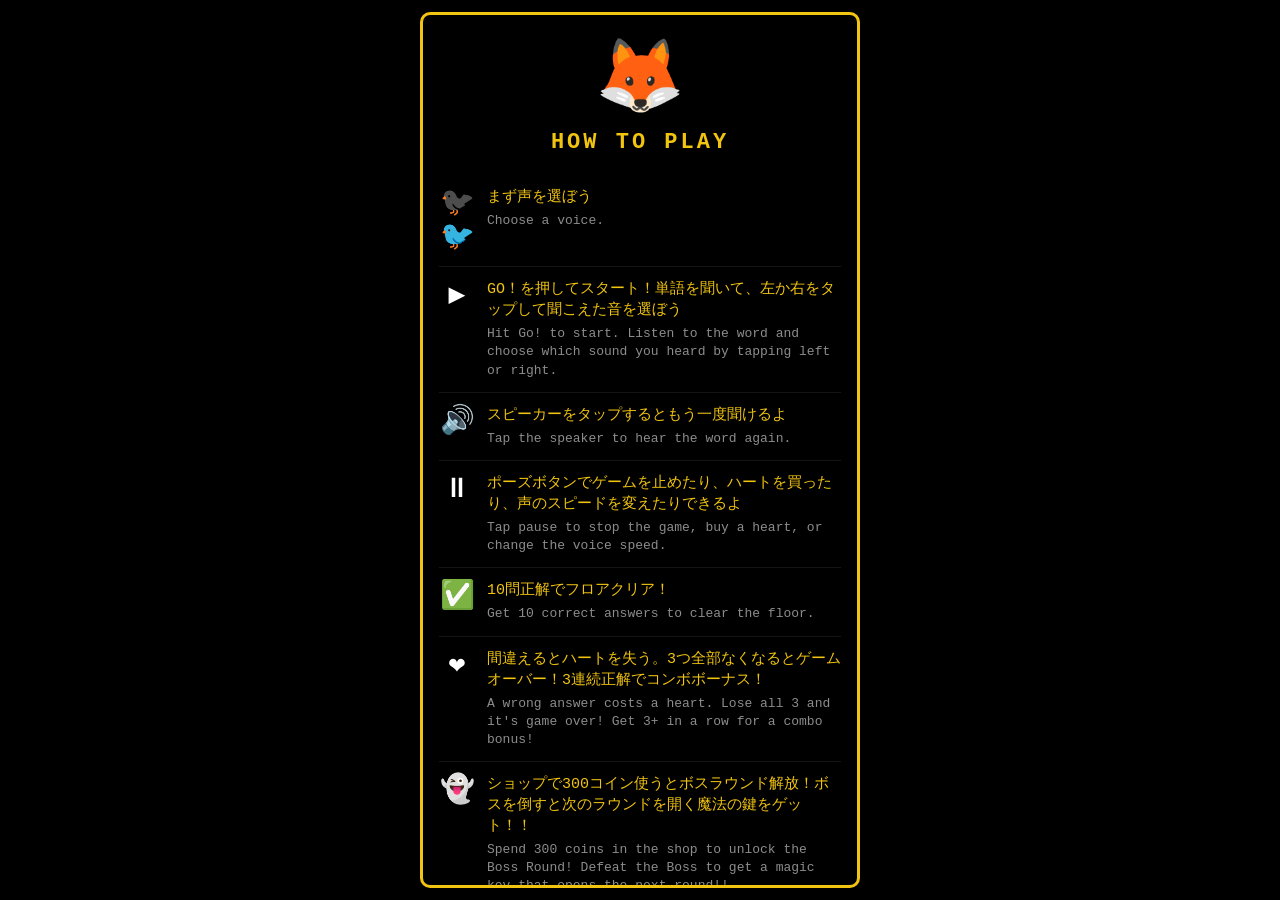
<file: index.html>
<!DOCTYPE html>
<html lang="en">
<head>
    <meta charset="UTF-8">
    <meta name="viewport" content="width=device-width, initial-scale=1.0, maximum-scale=1.0, user-scalable=no, viewport-fit=cover">
    <link rel="manifest" href="manifest.json">
    <title>Phonetic Flow v5.4.0</title>
    <style>
        :root {
            --bg-color: #0a0a1a;
            --l-color: #2ecc71;
            --r-color: #e67e22;
            --accent: #f1c40f;
            --text-color: #ffffff;
            --font-main: 'Segoe UI', Roboto, Helvetica, Arial, sans-serif;
            --font-retro: 'Courier New', Courier, monospace;
        }
        body, html {
            margin: 0; padding: 0; height: 100%; overflow: hidden;
            background-color: var(--bg-color); font-family: var(--font-main);
            color: var(--text-color); user-select: none; touch-action: none;
        }
        .overlay {
            position: fixed; top: 0; left: 0; width: 100%; height: 100%;
            background: rgba(0,0,0,0.95); display: flex; flex-direction: column;
            align-items: center; justify-content: center; z-index: 300;
            text-align: center; padding: 20px; box-sizing: border-box;
        }
        .hidden { display: none !important; }

        /* ── FIXED HUD ──────────────────────────────────────────────────── */
        #currency-display {
            position: fixed; top: 12px; right: 12px; font-size: 20px;
            color: var(--accent); z-index: 500; font-weight: 900;
            background: rgba(0,0,0,0.8); padding: 6px 12px;
            border-radius: 20px; border: 2px solid var(--accent);
        }
        #lives-display {
            position: fixed; top: 12px; left: 50%;
            transform: translateX(-50%); font-size: 22px; z-index: 500;
            background: rgba(0,0,0,0.6); padding: 4px 10px; border-radius: 16px;
        }
        #help-btn {
            position: fixed; top: 12px; left: 12px; font-size: 18px;
            font-weight: 900; z-index: 500; background: rgba(0,0,0,0.8);
            color: var(--accent); border: 2px solid var(--accent);
            border-radius: 50%; width: 40px; height: 40px;
            display: flex; align-items: center; justify-content: center;
            cursor: pointer; padding: 0; margin: 0; font-family: var(--font-retro);
        }
        #help-btn:active { transform: scale(0.92); }

        /* ── GAME ARENA ─────────────────────────────────────────────────── */
        #game-container {
            position: relative; width: 100vw; height: 100vh;
            display: flex; flex-direction: column; overflow: hidden;
            background: #0a0a1a; transition: background 1.2s ease;
        }
        #stall-header {
            background: #6b0f0f; border-bottom: 3px solid var(--accent);
            display: flex; justify-content: center; gap: 6px;
            padding: 8px 0 6px; flex-shrink: 0; z-index: 10; flex-wrap: wrap;
            overflow: visible;
        }
        .lantern { font-size: 22px; animation: sway 2.5s ease-in-out infinite; display: inline-block; transform-origin: top center; }
        .lantern:nth-child(even) { animation-delay: 0.7s; }
        .lantern:nth-child(3n) { animation-delay: 0.35s; }
        @keyframes sway { 0%,100%{transform:rotate(-12deg)} 50%{transform:rotate(12deg)} }

        #speaker-row {
            background: rgba(0,0,0,0.7); border-bottom: 2px solid rgba(241,196,15,0.3);
            display: flex; align-items: center; gap: 10px;
            padding: 6px 14px; flex-shrink: 0; z-index: 12; position: relative;
        }
        #speaker-btn {
            font-size: 26px; cursor: pointer; transition: transform 0.1s;
            flex-shrink: 0; background: none; border: none; padding: 0; margin: 0; line-height: 1;
        }
        #speaker-btn:active { transform: scale(0.82); }
        #timer-wrap { display: none; }
        #timer-bar { display: none; }
        #pause-btn {
            position: fixed; bottom: 20px; left: 20px;
            font-size: 26px; cursor: pointer; transition: transform 0.1s;
            background: rgba(0,0,0,0.7); border: 2px solid rgba(255,255,255,0.3);
            border-radius: 50%; width: 52px; height: 52px;
            display: none; align-items: center; justify-content: center;
            color: rgba(255,255,255,0.85); z-index: 500; padding: 0; margin: 0;
        }
        #pause-btn.visible { display: flex; }
        #pause-btn:active { transform: scale(0.88); }

        #play-field { flex: 1; position: relative; display: flex; overflow: hidden; }
        .lane-half { flex: 1; height: 100%; position: relative; overflow: hidden; }
        #lane-l { border-right: 1px solid rgba(255,255,255,0.06); }
        #lane-l::before { content:''; position:absolute; inset:0; background:var(--l-color); opacity:0.06; pointer-events:none; }
        #lane-r::before { content:''; position:absolute; inset:0; background:var(--r-color); opacity:0.06; pointer-events:none; }

        .lane-letter {
            position: absolute; top: 20px; font-size: 72px; font-weight: 900;
            color: var(--accent); opacity: 0.18; pointer-events: none; font-family: var(--font-retro);
        }
        #l-label { left: 14%; }
        #r-label { right: 14%; }

        #flash-l, #flash-r {
            position: absolute; top: 0; width: 50%; height: 100%;
            opacity: 0; pointer-events: none; z-index: 6;
        }
        #flash-l { left: 0; }
        #flash-r { right: 0; }
        @keyframes flashGreen { 0%{opacity:0.55} 100%{opacity:0} }
        @keyframes flashRed   { 0%{opacity:0.45} 100%{opacity:0} }
        .do-flash-green { animation: flashGreen 0.45s ease-out forwards; background: #2ecc71; }
        .do-flash-red   { animation: flashRed   0.45s ease-out forwards; background: #e74c3c; }

        #falling-target {
            position: absolute; left: 50%; transform: translateX(-50%);
            font-size: 58px; line-height: 1; z-index: 20;
            pointer-events: none; top: -200px;
        }

        /* Stacks live inside each lane-half, anchored to bottom, grow upward */
        .side-stack {
            position: absolute; bottom: 8px; width: 100%;
            display: flex; flex-direction: column; justify-content: flex-end; z-index: 10;
            padding: 4px; box-sizing: border-box; pointer-events: none;
            height: 50%; overflow: hidden;
        }
        /* Fix: Stacks now sit at a fixed 'floor' above the lane buttons */
        #left-stack, #right-stack {
            position: absolute; 
            bottom: 120px; /* This keeps them from sliding below the screen */
            width: 50%;
            max-height: 65vh;
            display: flex; 
            flex-direction: column-reverse; 
            pointer-events: none;
            overflow: hidden;
            z-index: 10;
        }
       /* Fix: Stacks now sit at a fixed 'floor' and don't cut off the pill shape */
        #left-stack, #right-stack {
            position: absolute; 
            bottom: 120px; 
            width: 100%; 
            max-height: 65vh;
            display: flex; 
            flex-direction: column-reverse; 
            pointer-events: none;
            /* Removed overflow:hidden so the rounded ends show */
            z-index: 10;
        }

        #left-stack  { left: 0; align-items: flex-start; padding-left: 10px; }
        #right-stack { right: 0; align-items: flex-end; padding-right: 10px; }

        .brick {
            /* Width: uses percentage to fit screens, with a max limit */
            width: 80%; 
            max-width: 180px;
            height: 45px; 
            margin-top: 5px; 
            border-radius: 25px; /* Perfect Pill Shape */
            display: flex; 
            align-items: center; 
            justify-content: center;
            /* Font size: significantly larger to fill the pill */
            font-size: 20px; 
            font-weight: bold; 
            color: white;
            animation: slideIn 0.18s ease-out; 
            flex-shrink: 1; 
            min-height: 30px;
            box-shadow: 0 4px 8px rgba(0,0,0,0.3);
            border: 2px solid rgba(255,255,255,0.3);
            white-space: nowrap; 
        }


        @keyframes slideIn { from{opacity:0;transform:translateY(8px)} to{opacity:1;transform:none} }

        /* ── FOX MASCOT INTRO ───────────────────────────────────────────── */
        #fox-intro {
            position: absolute; inset: 0; z-index: 40;
            display: flex; flex-direction: column;
            align-items: center; justify-content: center;
            pointer-events: none; background: rgba(0,0,0,0.45);
        }
        #fox-intro .fox-emoji {
            font-size: 100px; line-height: 1;
            animation: foxDrop 0.5s cubic-bezier(0.34,1.56,0.64,1) forwards;
        }
        #fox-intro .fox-msg {
            font-size: 17px; color: #fff; margin-top: 14px;
            font-family: var(--font-retro); text-align: center;
            padding: 0 20px; line-height: 1.6;
            text-shadow: 0 0 12px rgba(0,0,0,0.9);
            animation: foxDrop 0.5s 0.1s cubic-bezier(0.34,1.56,0.64,1) both;
        }
        #fox-intro.fox-out {
            animation: foxFade 0.4s ease-out forwards;
        }
        @keyframes foxDrop {
            0%  { opacity:0; transform: translateY(-40px) scale(0.6); }
            100%{ opacity:1; transform: translateY(0)     scale(1);   }
        }
        @keyframes foxFade {
            0%  { opacity:1; }
            100%{ opacity:0; }
        }
        @keyframes foxResultPop {
            0%  { opacity:0; transform: scale(0.5) translateY(30px); }
            100%{ opacity:1; transform: scale(1)   translateY(0); }
        }

        /* ── COMBO & COIN ───────────────────────────────────────────────── */
        .coin-pop {
            position: absolute; font-size: 22px; z-index: 35;
            pointer-events: none; animation: coinFly 0.8s ease-out forwards;
        }
        @keyframes coinFly { 0%{opacity:1;transform:translateY(0) scale(1.2)} 100%{opacity:0;transform:translateY(-90px) scale(0.4)} }

        #combo-banner {
            position: fixed;
            top: 30%;
            left: 50%;
            transform: translateX(-50%);
            font-family: var(--font-retro); font-weight: 900;
            color: var(--accent); text-align: center;
            pointer-events: none; z-index: 600; white-space: nowrap;
            animation: comboBannerAnim 1.4s ease-out forwards;
        }
        @keyframes comboBannerAnim {
            0%   { opacity:0;    transform: translateX(-50%) scale(0.5); }
            20%  { opacity:0.78; transform: translateX(-50%) scale(1.15); }
            55%  { opacity:0.78; transform: translateX(-50%) scale(1.0); }
            100% { opacity:0;    transform: translateX(-50%) scale(0.85) translateY(-30px); }
        }
        .combo-label {
            display: block; font-size: 13px; letter-spacing: 3px;
            opacity: 0.75; margin-top: 3px;
        }

        #lightning-hud {
            position: absolute; bottom: 8px; left: 50%; transform: translateX(-50%);
            z-index: 50; font-family: var(--font-retro); font-size: 11px;
            color: var(--accent); background: rgba(0,0,0,0.75);
            padding: 4px 14px; border-radius: 16px;
            border: 1px solid var(--accent); letter-spacing: 2px; pointer-events: none;
        }

        /* ── BOSS GHOST COUNTDOWN ───────────────────────────────────────── */
        #boss-ghost-float {
            position: absolute; top: 50%; left: 50%;
            transform: translate(-50%, -50%);
            font-size: 110px; line-height: 1;
            z-index: 50; pointer-events: none;
            animation: ghostFloat 1.5s ease-in-out infinite;
        }
        @keyframes ghostFloat {
            0%,100% { transform: translate(-50%,-50%) translateY(0); }
            50%      { transform: translate(-50%,-50%) translateY(-14px); }
        }
        @keyframes ghostExpand {
            0%   { transform: translate(-50%,-50%) scale(1); opacity: 1; }
            100% { transform: translate(-50%,-50%) scale(12); opacity: 0; }
        }
        #boss-ghost-float.expanding {
            animation: ghostExpand 0.65s ease-in forwards;
        }

        /* ── BOSS CLEAR — fox bouncing ghost ────────────────────────────── */
        @keyframes foxBounceLeft {
            0%   { transform: translateX(0) scaleX(1); }
            30%  { transform: translateX(-12px) scaleX(-1.1); }
            60%  { transform: translateX(0) scaleX(1); }
            100% { transform: translateX(0) scaleX(1); }
        }
        @keyframes ghostBounceOff {
            0%   { transform: translateX(0) rotate(0deg); opacity: 1; }
            20%  { transform: translateX(0) rotate(-15deg); opacity: 1; }
            100% { transform: translateX(200px) rotate(60deg) scale(0.2); opacity: 0; }
        }
        .lc-boss-row { display: flex; align-items: center; justify-content: center; gap: 8px; font-size: 60px; margin: 6px 0; }
        .lc-fox-bounce { display: inline-block; animation: foxBounceLeft 0.7s 0.3s ease-in-out; }
        .lc-ghost-flyoff { display: inline-block; animation: ghostBounceOff 0.7s 0.5s ease-in both; }

        /* ── MENUS ──────────────────────────────────────────────────────── */
        #shopkeeper-area {
            background: #000; border: 3px solid #fff; border-radius: 10px;
            width: 100%; min-height: 110px; margin-bottom: 14px;
            display: flex; flex-direction: column; align-items: center;
            justify-content: center; padding: 10px; box-sizing: border-box;
            font-family: var(--font-retro);
        }
        #shopkeeper-text { font-weight: bold; text-transform: uppercase; color: #fff; }
        #shopkeeper-text.trade-offer { color: var(--accent); }
        .item-card { background: transparent; display: flex; flex-direction: column; align-items: center; padding: 10px; }
        .item-card div { font-size: 50px; margin-bottom: 5px; }
        .book-sticker { font-size: 70px; transition: transform 0.3s; }
        button {
            padding: 12px 20px; font-size: 16px; border-radius: 40px;
            border: none; background: #3498db; color: white; cursor: pointer;
            font-weight: bold; font-family: var(--font-main); margin: 6px; transition: transform 0.1s;
        }
        button:active { transform: scale(0.95); }
        button:disabled { background: #444; color: #888; transform: none; }
        .active-yellow { background: var(--accent) !important; color: #000 !important; }
        #gender-panel {
            width: 100%; max-width: 320px; background: rgba(255,255,255,0.07);
            border: 1px solid rgba(255,255,255,0.15); border-radius: 16px;
            padding: 14px 16px; box-sizing: border-box; margin: 10px 0 4px;
        }
        #gender-panel label { display: block; font-size: 11px; letter-spacing: 0.08em; text-transform: uppercase; color: rgba(255,255,255,0.5); margin-bottom: 8px; }
        #gender-panel .gender-row { display: flex; gap: 8px; justify-content: center; }
        #gender-panel button { width: 120px; background: #444; margin: 0; }
        #btn-mike  { background: #c8d8f0; color: #1a2a3a; }
        #btn-jenny { background: #f5ccd4; color: #3a1a22; }
        #btn-mike.active-yellow  { background: #c8d8f0 !important; color: #1a2a3a !important; border: 3px solid var(--accent) !important; box-shadow: 0 0 10px var(--accent); }
        #btn-jenny.active-yellow { background: #f5ccd4 !important; color: #3a1a22 !important; border: 3px solid var(--accent) !important; box-shadow: 0 0 10px var(--accent); }
        .tower-item { background: #222; width: 85%; margin: 6px; padding: 15px; border-radius: 12px; border: 2px solid #444; transition: 0.3s; }
        @keyframes goldSparkle {
            0%{transform:scale(1);filter:brightness(1)} 50%{transform:scale(1.3);filter:brightness(1.5) drop-shadow(0 0 20px #f1c40f)} 100%{transform:scale(1);filter:brightness(1)}
        }
        .purchased-anim { animation: goldSparkle 0.6s ease; }

        #start-btn-group { display: flex; gap: 0; width: 260px; margin-top: 14px; border-radius: 40px; overflow: hidden; }
        #btn-practice { flex:1; padding:12px 8px; font-size:13px; border:none; background:var(--l-color); color:#000; cursor:pointer; font-weight:900; font-family:var(--font-main); border-radius:40px 0 0 40px; transition:filter 0.1s; margin:0; }
        #btn-challenge { flex:1; padding:12px 10px; font-size:15px; border:none; background:#d4510a; color:#fff; cursor:pointer; font-weight:900; font-family:var(--font-main); border-radius:0 40px 40px 0; transition:filter 0.1s; margin:0; }
        #btn-practice:active, #btn-challenge:active { filter: brightness(0.85); }
        #btn-start-single { background: var(--l-color); min-width: 220px; font-size: 18px; margin-top: 14px; }
        #round-win-coins { font-size: 20px; color: var(--accent); font-weight: 900; font-family: var(--font-retro); margin: 4px 0 16px; letter-spacing: 1px; }

        /* ── HELP ───────────────────────────────────────────────────────── */
        #help-screen {
            position: fixed; top: 0; left: 0; width: 100%; height: 100%;
            background: #000; display: flex; flex-direction: column;
            align-items: center; justify-content: flex-start;
            z-index: 800; font-family: var(--font-retro);
            padding: 12px; box-sizing: border-box; overflow: hidden;
        }
        .help-inner {
            border: 3px solid var(--accent); border-radius: 10px;
            padding: 18px 16px 16px; width: 100%; max-width: 440px;
            display: flex; flex-direction: column; align-items: center;
            max-height: calc(100vh - 24px); overflow-y: auto; box-sizing: border-box;
        }
        .help-key { font-size: 72px; margin-bottom: 8px; animation: helpKeyFloat 2.5s ease-in-out infinite; }
        @keyframes helpKeyFloat { 0%,100%{transform:translateY(0)} 50%{transform:translateY(-8px)} }
        .help-inner h2 { color: var(--accent); font-size: 22px; letter-spacing: 3px; text-transform: uppercase; margin: 0 0 20px 0; }
        .help-body { display: flex; flex-direction: column; width: 100%; gap: 0; }
        .help-row { display: flex; align-items: flex-start; gap: 12px; padding: 12px 0; border-bottom: 1px solid rgba(255,255,255,0.08); }
        .help-row:last-child { border-bottom: none; }
        .help-row .icon { font-size: 28px; flex-shrink: 0; width: 36px; text-align: center; line-height: 1.2; }
        .help-row .text { flex: 1; }
        .help-row .jp { font-size: 15px; color: var(--accent); display: block; margin-bottom: 4px; line-height: 1.4; }
        .help-row .en { font-size: 13px; color: rgba(255,255,255,0.55); display: block; line-height: 1.4; }
        .got-it-btn { margin-top: 24px; background: var(--accent) !important; color: #000 !important; font-family: var(--font-retro) !important; font-weight: 900; letter-spacing: 2px; border-radius: 6px !important; padding: 14px 40px; font-size: 16px; }

        /* ── KEY CEREMONY ───────────────────────────────────────────────── */
        #key-ceremony { position: fixed; top:0; left:0; width:100%; height:100%; background:#000; display:flex; flex-direction:column; align-items:center; justify-content:center; z-index:900; font-family:var(--font-retro); color:var(--accent); }
        #key-ceremony .ceremony-sprite { font-size: 80px; animation: holdUp 0.6s ease-out forwards; }
        #key-ceremony .ceremony-key { font-size: 60px; position: relative; top: -30px; left: 20px; filter: sepia(1) saturate(5) hue-rotate(5deg) brightness(1.4); animation: keyAppear 0.4s 0.5s ease-out both; }
        #key-ceremony .ceremony-text { font-size: 18px; margin-top: 30px; text-align: center; line-height: 2; animation: fadeIn 0.5s 1s ease-out both; text-transform: uppercase; letter-spacing: 2px; }
        #key-ceremony .ceremony-border { border: 4px solid var(--accent); padding: 40px 30px; border-radius: 8px; display: flex; flex-direction: column; align-items: center; }
        @keyframes holdUp { from{transform:translateY(40px);opacity:0} to{transform:translateY(0);opacity:1} }
        @keyframes keyAppear { from{transform:scale(0) rotate(-30deg);opacity:0} to{transform:scale(1) rotate(0deg);opacity:1} }
        @keyframes fadeIn { from{opacity:0} to{opacity:1} }

        /* ── CONGRATS ───────────────────────────────────────────────────── */
        #congrats-screen { position:fixed; top:0; left:0; width:100%; height:100%; background:#000; display:flex; flex-direction:column; align-items:center; justify-content:center; z-index:950; font-family:var(--font-retro); color:var(--accent); overflow:hidden; }
        #congrats-screen .confetti-canvas { position:absolute; top:0; left:0; width:100%; height:100%; pointer-events:none; }
        #congrats-screen .congrats-inner { border:4px solid var(--accent); padding:40px 30px; border-radius:12px; display:flex; flex-direction:column; align-items:center; position:relative; z-index:2; max-width:360px; width:90%; background:rgba(0,0,0,0.85); }
        #congrats-screen .trophy-row { font-size:72px; margin-bottom:10px; animation:trophyBounce 0.7s ease-out forwards; }
        @keyframes trophyBounce { 0%{transform:scale(0) rotate(-15deg);opacity:0} 60%{transform:scale(1.2) rotate(5deg);opacity:1} 80%{transform:scale(0.95) rotate(-2deg)} 100%{transform:scale(1) rotate(0deg)} }
        #congrats-screen h1 { color:var(--accent); font-size:26px; letter-spacing:4px; text-transform:uppercase; margin:0 0 8px 0; animation:fadeIn 0.5s 0.5s ease-out both; }
        #congrats-screen .congrats-sub { font-size:13px; color:rgba(255,255,255,0.6); margin-bottom:24px; line-height:1.7; animation:fadeIn 0.5s 0.8s ease-out both; text-transform:uppercase; letter-spacing:1px; }
        #congrats-screen .star-row { font-size:32px; margin-bottom:24px; letter-spacing:6px; animation:fadeIn 0.5s 1.1s ease-out both; }
        #congrats-screen button { animation:fadeIn 0.5s 1.4s ease-out both; background:var(--accent) !important; color:#000 !important; font-family:var(--font-retro) !important; font-weight:900; letter-spacing:2px; border-radius:6px !important; padding:14px 40px; font-size:15px; width:100%; }

        @keyframes heartAppear { 0%{transform:scale(0.5);filter:drop-shadow(0 0 0px #f1c40f);opacity:0} 50%{transform:scale(1.4);filter:drop-shadow(0 0 16px #f1c40f);opacity:1} 75%{transform:scale(0.9);filter:drop-shadow(0 0 8px #f1c40f)} 100%{transform:scale(1);filter:drop-shadow(0 0 4px #f1c40f);opacity:1} }
        .heart-new { animation: heartAppear 0.6s ease-out forwards; }
        @keyframes heartBreakAnim { 0%{transform:scale(1.4);opacity:1} 100%{transform:scale(0.6);opacity:0} }
     .heart-break {
    position: fixed;
    font-size: 55px; 
    pointer-events: none;
    z-index: 2000;
    opacity: 0.9;
    filter: hue-rotate(310deg) brightness(1.2);
    text-shadow: 0 0 20px rgba(255, 105, 180, 0.6);
    animation: heartBreakFloat 1.0s ease-out forwards;
}
@keyframes heartBreakFloat {
    0%   { transform: translateY(0) scale(1.1); opacity: 0.9; }
    100% { transform: translateY(-120px) scale(0.6); opacity: 0; }
}

        /* ── LIGHTNING COUNTDOWN ────────────────────────────────────────── */
        #lightning-countdown { position:fixed; top:0; left:0; width:100%; height:100%; background:#000; display:flex; flex-direction:column; align-items:center; justify-content:center; z-index:920; font-family:var(--font-retro); color:var(--accent); }
        #lightning-countdown .lcd-number { font-size:140px; font-weight:900; letter-spacing:-4px; animation:countPop 0.4s ease-out; text-shadow:0 0 40px var(--accent); }
        #lightning-countdown .lcd-label  { font-size:14px; letter-spacing:4px; text-transform:uppercase; opacity:0.6; margin-top:10px; }
        #lightning-countdown .lcd-ghost  { font-size:100px; animation:ghostAppear 0.4s ease-out; }
        @keyframes countPop   { 0%{transform:scale(1.6);opacity:0} 100%{transform:scale(1);opacity:1} }
        @keyframes ghostAppear{ 0%{transform:scale(0.5) rotate(-20deg);opacity:0} 60%{transform:scale(1.3) rotate(5deg);opacity:1} 100%{transform:scale(1) rotate(0deg);opacity:1} }

        /* ── BOSS CLEAR ─────────────────────────────────────────────────── */
        #lightning-clear { position:fixed; top:0; left:0; width:100%; height:100%; background:rgba(0,0,0,0.92); display:flex; flex-direction:column; align-items:center; justify-content:center; z-index:925; font-family:var(--font-retro); cursor:pointer; }
        #lightning-clear .lc-inner { border:4px solid var(--accent); padding:40px 30px; border-radius:12px; display:flex; flex-direction:column; align-items:center; animation:fadeIn 0.3s ease-out; }
        #lightning-clear h1 { color:var(--accent); font-size:22px; letter-spacing:3px; text-transform:uppercase; margin:16px 0 8px; text-shadow:0 0 20px var(--accent); }
        #lightning-clear .lc-sub { font-size:12px; color:rgba(255,255,255,0.4); letter-spacing:2px; text-transform:uppercase; margin-top:24px; }

        /* ── DEV PANEL ──────────────────────────────────────────────────── */
        #dev-panel { position:fixed; bottom:0; left:0; right:0; z-index:1000; background:rgba(0,0,0,0.92); border-top:2px solid #e74c3c; padding:8px 12px; display:flex; align-items:center; gap:8px; flex-wrap:wrap; font-family:var(--font-retro); font-size:11px; }
        #dev-panel span { color:#e74c3c; font-weight:900; letter-spacing:1px; flex-shrink:0; }
        #dev-panel button { padding:4px 10px; font-size:11px; border-radius:4px; margin:2px; background:#222; border:1px solid #e74c3c; color:#e74c3c; font-family:var(--font-retro); }
        #dev-panel button.dev-active { background:#e74c3c; color:#000; }
        /* ── PAUSE BOUNCE ───────────────────────────────────────────────── */
        @keyframes pauseBounceIn {
            0%   { opacity:0; transform: scale(0.3) translateY(60px); }
            55%  { opacity:1; transform: scale(1.07) translateY(-5px); }
            75%  { transform: scale(0.97) translateY(2px); }
            90%  { transform: scale(1.02) translateY(-1px); }
            100% { transform: scale(1)    translateY(0); }
        }
        @keyframes pauseBounceOut {
            0%   { opacity:1; transform: scale(1) translateY(0); }
            25%  { transform: scale(1.05) translateY(-4px); }
            100% { opacity:0; transform: scale(0.3) translateY(60px); }
        }
        #pause-menu .pmenu-inner {
            background: rgba(20,28,36,0.97);
            border: 2px solid var(--accent);
            border-radius: 24px;
            padding: 26px 22px 20px;
            width: 88%; max-width: 310px;
            animation: pauseBounceIn 0.45s cubic-bezier(0.34,1.56,0.64,1) forwards;
        }
        #pause-menu.bouncing-out .pmenu-inner {
            animation: pauseBounceOut 0.25s ease-in forwards;
        }
    </style>
</head>
<body>

<button id="help-btn" onpointerdown="event.stopPropagation()" onclick="showHelp()" title="How to play">？</button>
<button id="pause-btn" onpointerdown="event.stopPropagation()" onclick="togglePause()">⏸</button>
<div id="currency-display">⭐ 0</div>
<div id="lives-display">❤️❤️❤️</div>

<div id="dev-panel" class="hidden">
    <span>⚠️ DEV</span>
    <div class="dev-actions" id="dev-level-btns"></div>
    <button onclick="devUnlockAll()" style="border-color:#f1c40f;color:#f1c40f;">UNLOCK ALL</button>
    <button onclick="devAddCoins()" style="border-color:#2ecc71;color:#2ecc71;">+500 ⭐</button>
    <button onclick="devResetSave()" style="border-color:#e74c3c;color:#e74c3c;">RESET SAVE</button>
    <button onclick="document.getElementById('dev-panel').classList.add('hidden')" style="margin-left:auto;">✕</button>
</div>

<div id="game-container">
    <div id="stall-header">
        <span class="lantern">🏮</span><span class="lantern">🏮</span><span class="lantern">🏮</span>
        <span class="lantern">🏮</span><span class="lantern">🏮</span><span class="lantern">🏮</span>
        <span class="lantern">🏮</span><span class="lantern">🏮</span><span class="lantern">🏮</span>
    </div>
    <div id="speaker-row">
        <button id="speaker-btn" onpointerdown="event.stopPropagation()" onclick="replayCurrent()">🔊</button>
        <div id="block-counter">— / —</div>
    </div>
    <div id="play-field">
        <div class="lane-half" id="lane-l">
            <div class="lane-letter" id="l-label"></div>
            <div id="left-stack" class="side-stack"></div>
        </div>
        <div id="flash-l"></div>
        <div id="flash-r"></div>
        <div id="falling-target"></div>
        <div class="lane-half" id="lane-r">
            <div class="lane-letter" id="r-label"></div>
            <div id="right-stack" class="side-stack"></div>
        </div>
        <div id="lightning-hud" class="hidden">👻 <span id="lhud-block">1</span>/15 &nbsp;|&nbsp; <span id="lhud-speed">1.0</span>x</div>
        <div id="fox-intro" class="hidden">
            <div class="fox-emoji">🦊</div>
            <div class="fox-msg" id="fox-msg"></div>
        </div>
    </div>
</div>

<!-- MAIN MENU -->
<div id="main-menu" class="overlay">
    <div style="font-size:72px;line-height:1;margin-bottom:6px;animation:foxDrop 0.5s cubic-bezier(0.34,1.56,0.64,1) forwards;">🦊</div>
    <div id="streak-banner" class="hidden" style="font-size:18px;font-family:var(--font-retro);color:var(--accent);margin-bottom:10px;letter-spacing:2px;font-weight:900;text-shadow:0 0 16px var(--accent),0 0 32px var(--accent);"></div>
    <h1 onclick="devTitleTap()" style="color:var(--accent);font-size:42px;margin:0 0 4px 0;cursor:default;">PHONETIC FLOW</h1>
    <div style="display:flex;align-items:center;gap:6px;margin-bottom:14px;">
        <span style="font-size:22px;font-weight:900;color:rgba(255,255,255,0.7);font-family:'Hiragino Sans','Yu Gothic',sans-serif;line-height:1;">声</span>
        <button id="btn-mike" onclick="setGender('male')" class="active-yellow" style="margin:0;padding:10px 18px;font-size:14px;">🐦‍⬛ Boy</button>
        <button id="btn-jenny" onclick="setGender('female')" style="margin:0;padding:10px 18px;font-size:14px;">🐦 Girl</button>
    </div>
    <button id="btn-start-single" onclick="startGame()">"CH vs TS" <span style="font-size:1.25em;font-weight:900;">GO!</span></button>
    <div id="start-btn-group" class="hidden">
        <button id="btn-practice" onclick="startGame()">"CH vs TS" <span style="font-size:1.25em;font-weight:900;">GO!</span></button>
        <button id="btn-challenge" onclick="startChallenge()">👻 BOSS</button>
    </div>
    <button id="btn-world-map" onclick="showMenu('level-select')" style="width:220px;background:#8e44ad;" class="hidden">🗺 WORLD MAP</button>
    <button onclick="showMenu('shop-menu')" style="width:220px;background:#e67e22;">🛍 STICKER SHOP</button>
    <button onclick="showMenu('sticker-book')" style="width:220px;background:#2980b9;">📖 MY BOOK</button>
</div>

<!-- LEVEL SELECT -->
<div id="level-select" class="overlay hidden">
    <h2 style="color:var(--accent)">ASCENDING TOWER</h2>
    <div id="tower-list" style="display:flex;flex-direction:column-reverse;width:100%;align-items:center;overflow-y:auto;max-height:60vh;"></div>
    <button onclick="showMenu('main-menu')" style="background:#444;width:200px;margin-top:20px;flex-shrink:0;">BACK</button>
</div>

<!-- SHOP -->
<div id="shop-menu" class="overlay hidden">
    <div id="shopkeeper-area">
        <div style="font-size:50px;">🦊</div>
        <div id="shopkeeper-text"></div>
    </div>
    <div id="shop-items-grid" style="display:grid;grid-template-columns:repeat(3,1fr);gap:10px;width:100%;overflow-y:auto;"></div>
    <button onclick="showMenu('main-menu')" style="background:#2980b9;width:100%;margin-top:15px;">BACK</button>
</div>

<!-- STICKER BOOK -->
<div id="sticker-book" class="overlay hidden" style="display:flex;flex-direction:column;">
    <h2 style="margin-top:40px;color:var(--accent);flex-shrink:0;">COLLECTION</h2>
    <div id="book-display" style="flex-grow:1;overflow-y:auto;width:100%;padding:20px;box-sizing:border-box;display:grid;grid-template-columns:repeat(3,1fr);gap:20px;justify-items:center;align-content:start;"></div>
    <button onclick="showMenu('main-menu')" style="background:#444;width:200px;margin:20px 0;flex-shrink:0;">BACK</button>
</div>

<!-- PAUSE MENU -->
<div id="pause-menu" class="overlay hidden" onclick="if(event.target===this)togglePause()">
    <div class="pmenu-inner">
        <h2 style="color:var(--accent);margin:0 0 20px 0;letter-spacing:3px;">PAUSED</h2>

        <!-- Fox + heart -->
        <div style="display:flex;align-items:center;gap:14px;margin-bottom:20px;">
            <div style="font-size:48px;line-height:1;flex-shrink:0;">🦊</div>
            <div style="flex:1;">
                <div style="font-size:12px;color:rgba(255,255,255,0.6);font-family:var(--font-retro);margin-bottom:7px;">Need a Heart?</div>
                <button onclick="buyHeart()" style="background:#e74c3c;width:100%;margin:0;padding:10px 12px;font-size:14px;">❤️ Buy ⭐75</button>
            </div>
        </div>

        <!-- Voice Speed -->
        <div style="margin-bottom:20px;">
            <div style="font-size:13px;font-weight:900;letter-spacing:2px;color:rgba(255,255,255,0.8);margin-bottom:9px;text-align:center;font-family:var(--font-retro);">VOICE SPEED</div>
            <div style="display:flex;justify-content:space-around;">
                <button id="speed-0.5" onclick="setSpeed(0.5)" style="font-size:24px;background:#444;margin:0;">🐢</button>
                <button id="speed-1.0" onclick="setSpeed(1.0)" style="font-size:24px;background:#444;margin:0;">🧑</button>
                <button id="speed-1.6" onclick="setSpeed(1.6)" style="font-size:24px;background:#444;margin:0;">⚡</button>
            </div>
        </div>

        <!-- Exit -->
        <button onclick="pauseExitToMenu()" style="background:#555;width:100%;margin:0;letter-spacing:1px;">EXIT TO MENU</button>
    </div>
</div>

<!-- ROUND WIN -->
<div id="round-win" class="overlay hidden">
    <div style="font-size:80px;line-height:1;margin-bottom:8px;animation:foxResultPop 0.5s cubic-bezier(0.34,1.56,0.64,1) forwards;">🦊</div>
    <div id="fox-round-msg" style="font-size:16px;color:#fff;font-family:var(--font-retro);text-align:center;margin:0 0 16px 0;line-height:1.7;padding:0 20px;"></div>
    <h1 style="color:var(--l-color);margin:0 0 4px 0;">CLEAR!</h1>
    <div id="round-win-coins"></div>
    <button onclick="showMenu('main-menu')">CONTINUE</button>
</div>

<!-- GAME OVER -->
<div id="game-over" class="overlay hidden">
    <h1 style="color:var(--r-color);">GAME OVER</h1>
    <button onclick="startGame()">RETRY</button>
    <button onclick="showMenu('main-menu')" style="background:#444;">EXIT</button>
</div>

<!-- LIGHTNING COUNTDOWN -->
<div id="lightning-countdown" class="hidden">
    <div id="lcd-content"></div>
    <div class="lcd-label">GET READY</div>
</div>

<!-- BOSS CLEAR -->
<div id="lightning-clear" class="hidden" onclick="dismissLightningClear()">
    <div class="lc-inner">
        <h1>BOSS CHALLENGE CLEARED!</h1>
        <div class="lc-boss-row">
            <span class="lc-fox-bounce">🦊</span>
            <span class="lc-ghost-flyoff">👻</span>
        </div>
        <div id="lc-fox-msg" style="font-size:14px;color:#fff;font-family:var(--font-retro);text-align:center;line-height:1.7;margin-bottom:8px;padding:0 10px;"></div>
        <div style="font-size:32px;margin:6px 0;">🗝️</div>
        <div style="font-size:13px;color:rgba(255,255,255,0.7);letter-spacing:1px;">KEY UNLOCKED!</div>
        <div id="lc-accuracy" class="hidden" style="font-size:14px;color:var(--accent);margin-top:8px;letter-spacing:1px;"></div>
        <div class="lc-sub">TAP TO CONTINUE</div>
    </div>
</div>

<!-- KEY CEREMONY -->
<div id="key-ceremony" class="hidden" onclick="dismissKeyCeremony()">
    <div class="ceremony-border" style="cursor:pointer;">
        <div style="display:flex;align-items:flex-start;">
            <div class="ceremony-sprite">🧍</div>
            <div class="ceremony-key">🗝️</div>
        </div>
        <div class="ceremony-text" id="ceremony-text"></div>
        <div style="font-size:11px;opacity:0.4;margin-top:16px;font-family:var(--font-retro);letter-spacing:1px;">TAP TO CONTINUE</div>
    </div>
</div>

<!-- CONGRATULATIONS -->
<div id="congrats-screen" class="hidden">
    <canvas class="confetti-canvas" id="confetti-canvas"></canvas>
    <div class="congrats-inner">
        <div class="trophy-row">🏆</div>
        <h1>CONGRATULATIONS!</h1>
        <div class="congrats-sub">おめでとうございます！<br>You have mastered all 9 floors.<br>Your phonetic skills are complete!</div>
        <div class="star-row">⭐⭐⭐</div>
        <button onclick="dismissCongrats()">わかった！ / RETURN</button>
    </div>
</div>

<!-- HELP SCREEN -->
<div id="help-screen" class="hidden">
    <div class="help-inner">
        <div class="help-key">🦊</div>
        <h2>How to Play</h2>
        <div class="help-body">
            <div class="help-row">
                <div class="icon">🐦‍⬛🐦</div>
                <div class="text">
                    <span class="jp">まず声を選ぼう</span>
                    <span class="en">Choose a voice.</span>
                </div>
            </div>
            <div class="help-row">
                <div class="icon">▶️</div>
                <div class="text">
                    <span class="jp">GO！を押してスタート！単語を聞いて、左か右をタップして聞こえた音を選ぼう</span>
                    <span class="en">Hit Go! to start. Listen to the word and choose which sound you heard by tapping left or right.</span>
                </div>
            </div>
            <div class="help-row">
                <div class="icon">🔊</div>
                <div class="text">
                    <span class="jp">スピーカーをタップするともう一度聞けるよ</span>
                    <span class="en">Tap the speaker to hear the word again.</span>
                </div>
            </div>
            <div class="help-row">
                <div class="icon">⏸</div>
                <div class="text">
                    <span class="jp">ポーズボタンでゲームを止めたり、ハートを買ったり、声のスピードを変えたりできるよ</span>
                    <span class="en">Tap pause to stop the game, buy a heart, or change the voice speed.</span>
                </div>
            </div>
            <div class="help-row">
                <div class="icon">✅</div>
                <div class="text">
                    <span class="jp">10問正解でフロアクリア！</span>
                    <span class="en">Get 10 correct answers to clear the floor.</span>
                </div>
            </div>
            <div class="help-row">
                <div class="icon">❤️</div>
                <div class="text">
                    <span class="jp">間違えるとハートを失う。3つ全部なくなるとゲームオーバー！3連続正解でコンボボーナス！</span>
                    <span class="en">A wrong answer costs a heart. Lose all 3 and it's game over! Get 3+ in a row for a combo bonus!</span>
                </div>
            </div>
            <div class="help-row">
                <div class="icon">👻</div>
                <div class="text">
                    <span class="jp">ショップで300コイン使うとボスラウンド解放！ボスを倒すと次のラウンドを開く魔法の鍵をゲット！！</span>
                    <span class="en">Spend 300 coins in the shop to unlock the Boss Round! Defeat the Boss to get a magic key that opens the next round!!</span>
                </div>
            </div>
            <div class="help-row">
                <div class="icon">🗝️</div>
                <div class="text">
                    <span class="jp">続けて聴く力を鍛えてゲームをクリアしよう！！</span>
                    <span class="en">Keep going to build strong listening skills and win the game!!</span>
                </div>
            </div>
        </div>
        <button class="got-it-btn" onclick="dismissHelp()">わかった！ / GOT IT!</button>
    </div>
</div>

<script>
    // ─── LEVEL DATA ───────────────────────────────────────────────────────────
    const levels = {
        1: { name:"S vs SH", folder:"S_vs_SH", sounds:["S","SH"], targets:["🌸","🦆","👾"],
             words:[
                {sound:"S",position:"initial",word:"sea"},{sound:"S",position:"initial",word:"sail"},{sound:"S",position:"initial",word:"song"},
                {sound:"SH",position:"initial",word:"she"},{sound:"SH",position:"initial",word:"shake"},{sound:"SH",position:"initial",word:"show"},
                {sound:"S",position:"medial",word:"basin"},{sound:"S",position:"medial",word:"lesson"},{sound:"S",position:"medial",word:"basic"},
                {sound:"SH",position:"medial",word:"nation"},{sound:"SH",position:"medial",word:"fashion"},{sound:"SH",position:"medial",word:"fishing"},
                {sound:"S",position:"final",word:"bus"},{sound:"S",position:"final",word:"face"},{sound:"S",position:"final",word:"nice"},
                {sound:"SH",position:"final",word:"bush"},{sound:"SH",position:"final",word:"fish"},{sound:"SH",position:"final",word:"rush"}],
             stickers:[{emoji:"🌙",price:50},{emoji:"⭐",price:100},{emoji:"🌟",price:200},{emoji:"🌠",price:300},{emoji:"🌌",price:500}]},
        2: { name:"S vs TH", folder:"S_vs_TH_voiceless", sounds:["S","TH"], targets:["🦆","🪆","👾"],
             words:[
                {sound:"S",position:"initial",word:"sea"},{sound:"S",position:"initial",word:"sin"},{sound:"S",position:"initial",word:"soap"},
                {sound:"TH",position:"initial",word:"thin"},{sound:"TH",position:"initial",word:"think"},{sound:"TH",position:"initial",word:"three"},
                {sound:"S",position:"medial",word:"basin"},{sound:"S",position:"medial",word:"frosty"},{sound:"S",position:"medial",word:"lesson"},
                {sound:"TH",position:"medial",word:"author"},{sound:"TH",position:"medial",word:"nothing"},{sound:"TH",position:"medial",word:"method"},
                {sound:"S",position:"final",word:"base"},{sound:"S",position:"final",word:"peace"},{sound:"S",position:"final",word:"bus"},
                {sound:"TH",position:"final",word:"bath"},{sound:"TH",position:"final",word:"math"},{sound:"TH",position:"final",word:"teeth"}],
             stickers:[{emoji:"🌬️",price:50},{emoji:"🍃",price:100},{emoji:"🌀",price:200},{emoji:"⚡",price:300},{emoji:"🌊",price:500}]},
        3: { name:"F vs P", folder:"F_vs_P", sounds:["F","P"], targets:["🗼","🦆","🪆"],
             words:[
                {sound:"F",position:"initial",word:"fan"},{sound:"F",position:"initial",word:"feel"},{sound:"F",position:"initial",word:"photo"},
                {sound:"P",position:"initial",word:"pan"},{sound:"P",position:"initial",word:"peel"},{sound:"P",position:"initial",word:"pot"},
                {sound:"F",position:"medial",word:"after"},{sound:"F",position:"medial",word:"offer"},{sound:"F",position:"medial",word:"sofa"},
                {sound:"P",position:"medial",word:"paper"},{sound:"P",position:"medial",word:"open"},{sound:"P",position:"medial",word:"topic"},
                {sound:"F",position:"final",word:"leaf"},{sound:"F",position:"final",word:"roof"},{sound:"F",position:"final",word:"safe"},
                {sound:"P",position:"final",word:"leap"},{sound:"P",position:"final",word:"rope"},{sound:"P",position:"final",word:"tape"}],
             stickers:[{emoji:"🍂",price:50},{emoji:"🦊",price:100},{emoji:"🍁",price:200},{emoji:"🦋",price:300},{emoji:"🌸",price:500}]},
        4:  { name:"L vs R", folder:"L_vs_R", sounds:["L","R"], targets:["🍥","🦆","🪆"],
             words:[
                {sound:"L",position:"initial",word:"lake"},{sound:"L",position:"initial",word:"leaf"},{sound:"L",position:"initial",word:"low"},
                {sound:"R",position:"initial",word:"rain"},{sound:"R",position:"initial",word:"road"},{sound:"R",position:"initial",word:"rice"},
                {sound:"L",position:"medial",word:"alive"},{sound:"L",position:"medial",word:"balloon"},{sound:"L",position:"medial",word:"below"},
                {sound:"R",position:"medial",word:"arena"},{sound:"R",position:"medial",word:"carrot"},{sound:"R",position:"medial",word:"story"},
                {sound:"L",position:"final",word:"bell"},{sound:"L",position:"final",word:"feel"},{sound:"L",position:"final",word:"tall"},
                {sound:"R",position:"final",word:"star"},{sound:"R",position:"final",word:"door"},{sound:"R",position:"final",word:"far"}],
             stickers:[{emoji:"☁️",price:50},{emoji:"🌱",price:100},{emoji:"🌲",price:200},{emoji:"🦅",price:300},{emoji:"💎",price:500}]},
        5: { name:"Z vs TH (voiced)", folder:"Z_vs_TH_voiced", sounds:["Z","TH"], targets:["🐍","🦎","👾"],
             words:[
                {sound:"Z",position:"initial",word:"zoo"},{sound:"Z",position:"initial",word:"zone"},{sound:"Z",position:"initial",word:"zero"},
                {sound:"TH",position:"initial",word:"the"},{sound:"TH",position:"initial",word:"this"},{sound:"TH",position:"initial",word:"those"},
                {sound:"Z",position:"medial",word:"frozen"},{sound:"Z",position:"medial",word:"razor"},{sound:"Z",position:"medial",word:"season"},
                {sound:"TH",position:"medial",word:"father"},{sound:"TH",position:"medial",word:"mother"},{sound:"TH",position:"medial",word:"other"},
                {sound:"Z",position:"final",word:"bees"},{sound:"Z",position:"final",word:"nose"},{sound:"Z",position:"final",word:"phase"},
                {sound:"TH",position:"final",word:"bathe"},{sound:"TH",position:"final",word:"breathe"},{sound:"TH",position:"final",word:"soothe"}],
             stickers:[{emoji:"🐝",price:50},{emoji:"🦎",price:100},{emoji:"🐍",price:200},{emoji:"🦁",price:300},{emoji:"🔥",price:500}]},
        6: { name:"CH vs TS", folder:"CH_vs_TS", sounds:["CH","TS"], targets:["⛩️","🏮","🎋"],
             words:[
                {sound:"CH",position:"initial",word:"chain"},{sound:"CH",position:"initial",word:"chip"},{sound:"CH",position:"initial",word:"choose"},
                {sound:"CH",position:"medial",word:"teacher"},{sound:"CH",position:"medial",word:"kitchen"},{sound:"CH",position:"medial",word:"nature"},
                {sound:"CH",position:"final",word:"beach"},{sound:"CH",position:"final",word:"catch"},{sound:"CH",position:"final",word:"coach"},
                {sound:"TS",position:"final",word:"boats"},{sound:"TS",position:"final",word:"cats"},{sound:"TS",position:"final",word:"roots"}],
             stickers:[{emoji:"🎵",price:50},{emoji:"🎸",price:100},{emoji:"🎺",price:200},{emoji:"🎻",price:300},{emoji:"🎹",price:500}]},
        7: { name:"N vs NG", folder:"N_vs_NG", sounds:["N","NG"], targets:["🎋","🌿","🦆"],
             words:[
                {sound:"N",position:"initial",word:"nail"},{sound:"N",position:"initial",word:"night"},{sound:"N",position:"initial",word:"nose"},
                {sound:"N",position:"medial",word:"animal"},{sound:"N",position:"medial",word:"dinner"},{sound:"N",position:"medial",word:"money"},
                {sound:"NG",position:"medial",word:"anger"},{sound:"NG",position:"medial",word:"finger"},{sound:"NG",position:"medial",word:"longer"},
                {sound:"N",position:"final",word:"bone"},{sound:"N",position:"final",word:"moon"},{sound:"N",position:"final",word:"train"},
                {sound:"NG",position:"final",word:"king"},{sound:"NG",position:"final",word:"long"},{sound:"NG",position:"final",word:"song"}],
             stickers:[{emoji:"🌿",price:50},{emoji:"🍀",price:100},{emoji:"🌺",price:200},{emoji:"🦚",price:300},{emoji:"🌈",price:500}]},
        8: { name:"V vs B", folder:"V_vs_B", sounds:["V","B"], targets:["🙈","🙉","🙊"],
             words:[
                {sound:"V",position:"initial",word:"van"},{sound:"V",position:"initial",word:"vine"},{sound:"V",position:"initial",word:"vote"},
                {sound:"B",position:"initial",word:"ban"},{sound:"B",position:"initial",word:"bone"},{sound:"B",position:"initial",word:"boat"},
                {sound:"V",position:"medial",word:"clever"},{sound:"V",position:"medial",word:"oven"},{sound:"V",position:"medial",word:"river"},
                {sound:"B",position:"medial",word:"table"},{sound:"B",position:"medial",word:"robot"},{sound:"B",position:"medial",word:"cabin"},
                {sound:"V",position:"final",word:"cave"},{sound:"V",position:"final",word:"live"},{sound:"V",position:"final",word:"stove"},
                {sound:"B",position:"final",word:"cab"},{sound:"B",position:"final",word:"robe"},{sound:"B",position:"final",word:"tube"}],
             stickers:[{emoji:"💧",price:50},{emoji:"🐚",price:100},{emoji:"🦀",price:200},{emoji:"🦈",price:300},{emoji:"🔱",price:500}]},
        9: { name:"L vs R Blends", folder:"L_blends_vs_R_blends", sounds:["L_blend","R_blend"], labels:["L","R"], targets:["🍢","🏮","👾"],
             words:[
                {sound:"L_blend_bl",position:"initial",word:"blade"},{sound:"L_blend_bl",position:"initial",word:"blow"},{sound:"L_blend_bl",position:"initial",word:"blue"},
                {sound:"L_blend_cl",position:"initial",word:"clay"},{sound:"L_blend_cl",position:"initial",word:"clean"},{sound:"L_blend_cl",position:"initial",word:"climb"},
                {sound:"L_blend_fl",position:"initial",word:"flag"},{sound:"L_blend_fl",position:"initial",word:"flat"},{sound:"L_blend_fl",position:"initial",word:"flow"},
                {sound:"L_blend_gl",position:"initial",word:"glad"},{sound:"L_blend_gl",position:"initial",word:"glow"},{sound:"L_blend_gl",position:"initial",word:"glue"},
                {sound:"L_blend_pl",position:"initial",word:"plan"},{sound:"L_blend_pl",position:"initial",word:"play"},{sound:"L_blend_pl",position:"initial",word:"plus"},
                {sound:"R_blend_br",position:"initial",word:"brain"},{sound:"R_blend_br",position:"initial",word:"bread"},{sound:"R_blend_br",position:"initial",word:"broke"},
                {sound:"R_blend_cr",position:"initial",word:"crab"},{sound:"R_blend_cr",position:"initial",word:"crime"},{sound:"R_blend_cr",position:"initial",word:"cross"},
                {sound:"R_blend_fr",position:"initial",word:"frame"},{sound:"R_blend_fr",position:"initial",word:"free"},{sound:"R_blend_fr",position:"initial",word:"frog"},
                {sound:"R_blend_gr",position:"initial",word:"grab"},{sound:"R_blend_gr",position:"initial",word:"green"},{sound:"R_blend_gr",position:"initial",word:"grow"},
                {sound:"R_blend_pr",position:"initial",word:"price"},{sound:"R_blend_pr",position:"initial",word:"proud"},{sound:"R_blend_pr",position:"initial",word:"prove"}],
             stickers:[{emoji:"🌊",price:50},{emoji:"🏄",price:100},{emoji:"🐬",price:200},{emoji:"🦅",price:300},{emoji:"🏆",price:500}]},
    };

    const FINAL_LEVEL = 9;
    const ROUND_LENGTH = 10;
    const CHALLENGE_LENGTH = 15;
    const BASE_FALL_SPEED = 2.2;
    const MAX_FALL_SPEED = 5.5;
    const CHALLENGE_TARGETS = ["👻","👻","👾","👻","👻"];

    // ─── STATE ────────────────────────────────────────────────────────────────
    let state = {
        curLevel:1, maxLevel:1, audioRate:1.0, lives:3, bonusHearts:0,
        coins:{1:0,2:0,3:0,4:0,5:0,6:0,7:0,8:0,9:0},
        invest:{1:0,2:0,3:0,4:0,5:0,6:0,7:0,8:0,9:0},
        inventory:[], roundHits:0, isPaused:true, gender:"male", seenHelp:false,
        soundFx:true, streakDays:0, lastPlayedDate:"", bestAccuracy:{}
    };

    let currentBlock=null, animationId=null, currentAudio=null, typeInterval=null;
    let confettiParticles=[], confettiRaf=null;
    let timerRaf=null, timerStart=0;
    let inChallenge=false, challengeBlock=0, challengeRate=1.0;
    let comboCount=0, comboBannerTimer=null;
    let roundCoinsEarned=0;
    let driftAngle=0;
    let roundCorrect=0, roundTotal=0; // for accuracy tracking
    let perfectLightning=false;       // for perfect round badge

    // ─── HELPERS ──────────────────────────────────────────────────────────────
    function coins(){ return state.coins[state.curLevel]??0; }
    function addCoins(n){ state.coins[state.curLevel]=(state.coins[state.curLevel]??0)+n; roundCoinsEarned+=n; }
    function spendCoins(n){ state.coins[state.curLevel]=(state.coins[state.curLevel]??0)-n; }

    function buildAudioPath(w){
        const g=state.gender==='male'?'male':'female';
        return `audio/${levels[state.curLevel].folder}/${w.sound}_${w.position}_${w.word}_${g}.mp3`;
    }
    function preloadAudio(){
        const g=state.gender==='male'?'male':'female';
        levels[state.curLevel].words.forEach(w=>{
            const a=new Audio(); a.preload='auto';
            a.src=`audio/${levels[state.curLevel].folder}/${w.sound}_${w.position}_${w.word}_${g}.mp3`;
        });
    }
    function pickTarget(){
        const pool=inChallenge?CHALLENGE_TARGETS:levels[state.curLevel].targets;
        return pool[Math.floor(Math.random()*pool.length)];
    }

    // ─── SOUND ATTRIBUTION ────────────────────────────────────────────────────
    function isLeftSound(w){
        const lvl=levels[state.curLevel];
        if(lvl.sounds[0].includes('_blend')) return w.sound.startsWith(lvl.sounds[0].split('_')[0]+'_blend');
        return w.sound===lvl.sounds[0];
    }

    // ─── WEB AUDIO FX ────────────────────────────────────────────────────────
    // Sound FX removed — visual feedback (flash, heart break, combo) handles it.
    function startFxKeepAlive(){}
    function stopFxKeepAlive(){}

    // ─── STREAK ──────────────────────────────────────────────────────────────
    function todayStr(){ return new Date().toISOString().slice(0,10); }
    function updateStreak(){
        const today=todayStr();
        if(state.lastPlayedDate===today) return; // already counted today
        const yesterday=new Date(); yesterday.setDate(yesterday.getDate()-1);
        const yStr=yesterday.toISOString().slice(0,10);
        if(state.lastPlayedDate===yStr){ state.streakDays++; }
        else if(state.lastPlayedDate!==today){ state.streakDays=1; }
        state.lastPlayedDate=today;
        saveGame();
    }
    function showStreakBanner(){
        if(state.streakDays<2) return;
        const el=document.getElementById('streak-banner');
        if(!el) return;
        el.innerText=`🔥 ${state.streakDays} DAY STREAK!`;
        el.classList.remove('hidden');
    }

    // ─── ACCURACY ────────────────────────────────────────────────────────────
    function getAccuracyKey(){ return `${state.curLevel}_${inChallenge?'lightning':'practice'}`; }
    function recordAccuracy(correct,total){
        const key=getAccuracyKey();
        const pct=Math.round((correct/total)*100);
        if(!state.bestAccuracy[key]||pct>state.bestAccuracy[key]) state.bestAccuracy[key]=pct;
        saveGame();
        return pct;
    }

    // ─── SAVE / LOAD ──────────────────────────────────────────────────────────
    function saveGame(){ localStorage.setItem('phoneticFlowSave',JSON.stringify(state)); }
    function loadGame(){
        const s=localStorage.getItem('phoneticFlowSave');
        if(s){ const saved=JSON.parse(s); state={...state,...saved}; }
        state.curLevel=Number(state.curLevel)||1;
        state.maxLevel=Number(state.maxLevel)||1;
        state.audioRate=state.audioRate||1.0;
        state.bonusHearts=state.bonusHearts||0;
        if(state.soundFx===undefined) state.soundFx=true;
        if(!state.streakDays) state.streakDays=0;
        if(!state.lastPlayedDate) state.lastPlayedDate="";
        if(!state.bestAccuracy) state.bestAccuracy={};
        const fc={1:0,2:0,3:0,4:0,5:0,6:0,7:0,8:0,9:0};
        const fi={1:0,2:0,3:0,4:0,5:0,6:0,7:0,8:0,9:0};
        for(let k=1;k<=9;k++){
            fc[k]=Number(state.coins[k]??state.coins[String(k)]??0);
            fi[k]=Number(state.invest[k]??state.invest[String(k)]??0);
        }
        state.coins=fc; state.invest=fi;
        setGender(state.gender);
        // Fox comeback nudge — if played before but not today or yesterday
        const today=todayStr();
        const yesterday=new Date(); yesterday.setDate(yesterday.getDate()-1);
        const yStr=yesterday.toISOString().slice(0,10);
        if(state.lastPlayedDate && state.lastPlayedDate!==today && state.lastPlayedDate!==yStr){
            FOX_MESSAGES.unshift("Your ears need exercise! 👂 Let's go!");
        }
        updateUI();
        showStreakBanner();
        if(!state.seenHelp) showHelp();
    }

    // ─── UI ───────────────────────────────────────────────────────────────────
    function typeWriter(text,gold){
        clearInterval(typeInterval);
        const el=document.getElementById('shopkeeper-text');
        el.innerHTML=""; el.className=gold?'trade-offer':'';
        let i=0;
        typeInterval=setInterval(()=>{ el.innerHTML+=text.charAt(i); i++; if(i>=text.length) clearInterval(typeInterval); },40);
    }
    function showMenu(id){
        state.isPaused=true; cancelAnimationFrame(animationId); stopTimer();
        stopFxKeepAlive();
        if(currentAudio) currentAudio.pause();
        document.querySelectorAll('.overlay').forEach(el=>el.classList.add('hidden'));
        document.getElementById(id).classList.remove('hidden');
        document.getElementById('pause-btn').classList.remove('visible');
        if(id==='shop-menu') renderShop();
        if(id==='level-select') renderTower();
        if(id==='sticker-book') renderBook();
        updateUI();
    }
    function updateUI(){
        document.getElementById('currency-display').innerText=`⭐ ${coins()}`;
        document.getElementById('lives-display').innerHTML='❤️'.repeat(Math.max(0,state.lives));
        // Update start button labels with sound pair
        const lvl=levels[state.curLevel];
        const isFinal=(state.curLevel===FINAL_LEVEL);
        const pairLabel=isFinal?'L vs R 👑':''+((lvl.labels||lvl.sounds).join(' vs '));
        const goLabel=`"${pairLabel}" <span style="font-size:1.25em;font-weight:900;">GO!</span>`;
        const singleBtn=document.getElementById('btn-start-single');
        const practiceBtn=document.getElementById('btn-practice');
        if(singleBtn) singleBtn.innerHTML=goLabel;
        if(practiceBtn) practiceBtn.innerHTML=goLabel;
        if(state.maxLevel>=2) document.getElementById('btn-world-map').classList.remove('hidden');
        document.querySelectorAll('#pause-menu button[id^="speed-"]').forEach(b=>b.classList.remove('active-yellow'));
        const rk=state.audioRate===0.5?'speed-0.5':state.audioRate===1.6?'speed-1.6':'speed-1.0';
        const sb=document.getElementById(rk); if(sb) sb.classList.add('active-yellow');
        const cu=(state.invest[state.curLevel]??0)>=400;
        document.getElementById('btn-start-single').classList.toggle('hidden',cu);
        document.getElementById('start-btn-group').classList.toggle('hidden',!cu);
        document.querySelectorAll('#dev-level-btns button').forEach(b=>{
            b.classList.toggle('dev-active',Number(b.dataset.lvl)===state.curLevel);
        });
        saveGame();
    }
    function setGender(g){
        state.gender=g;
        document.getElementById('btn-mike').classList.toggle('active-yellow',g==='male');
        document.getElementById('btn-jenny').classList.toggle('active-yellow',g==='female');
        if(window.speechSynthesis){
            window.speechSynthesis.cancel();
            const u=new SpeechSynthesisUtterance('Hello!'); u.lang='en-US';
            const voices=window.speechSynthesis.getVoices();
            const match=voices.find(v=>g==='female'?/female|woman|girl|zira|samantha|karen|victoria/i.test(v.name):/male|man|david|alex|daniel/i.test(v.name));
            if(match) u.voice=match; u.pitch=g==='female'?1.2:0.9;
            window.speechSynthesis.speak(u);
        }
        saveGame();
    }

    // ─── TIMER BAR ────────────────────────────────────────────────────────────
    function startTimer(duration){ /* timer bar removed */ }
    function stopTimer(){ if(timerRaf){ cancelAnimationFrame(timerRaf); timerRaf=null; } }

    // ─── ARENA BG SHIFT (⚡ ROUND intensity) ─────────────────────────────────
    function setArenaBg(blockNum){
        if(!inChallenge){ document.getElementById('game-container').style.background='#0a0a1a'; return; }
        const t=Math.min(1,(blockNum-1)/14);
        const r=Math.round(10+t*60), g=Math.round(10-t*8), b=Math.round(26-t*22);
        document.getElementById('game-container').style.background=`rgb(${r},${g},${b})`;
    }

    // ─── COMBO ────────────────────────────────────────────────────────────────
    function showCombo(n){
        const old=document.getElementById('combo-banner'); if(old) old.remove();
        if(comboBannerTimer){ clearTimeout(comboBannerTimer); comboBannerTimer=null; }
        if(n<3) return;
        const sz=Math.min(26+n*4, 68);
        const glow=Math.min(n*8, 48);
        const label=n>=10?'🔥 UNSTOPPABLE!':n>=7?'🔥 ON FIRE!':n>=5?'⚡ SCORCHING!':'✨ NICE STREAK!';
        const el=document.createElement('div');
        el.id='combo-banner';
        el.innerHTML=
            `<span style="font-size:${sz}px;display:block;text-shadow:0 0 ${glow}px var(--accent),0 2px 8px rgba(0,0,0,0.9);">${n} IN A ROW!</span>`+
            `<span class="combo-label">${label}</span>`;
        document.body.appendChild(el);
        comboBannerTimer=setTimeout(()=>{
            const b=document.getElementById('combo-banner'); if(b) b.remove();
        }, 1450);
    }

    // ─── COIN POP ─────────────────────────────────────────────────────────────
    function spawnCoinPop(side){
        const pf=document.getElementById('play-field');
        const pw=pf.offsetWidth, ph=pf.offsetHeight;
        const el=document.createElement('div'); el.className='coin-pop'; el.innerText='⭐';
        el.style.left=(side==='L'?pw*0.25:pw*0.75)-12+'px';
        el.style.top=ph*0.5+'px';
        pf.appendChild(el);
        setTimeout(()=>el.remove(),750);
    }

    // ─── HEART BREAK ─────────────────────────────────────────────────────────
    function showHeartBreak(correctSide){
        // Update the lives display
        const remaining=Math.max(0,state.lives);
        document.getElementById('lives-display').innerHTML='❤️'.repeat(remaining);

        // Spawn a floating broken heart on the correct-answer side
        const pf=document.getElementById('play-field');
        const pw=pf.offsetWidth, ph=pf.offsetHeight;
        const hb=document.createElement('div');
        hb.className='heart-break';
        hb.textContent='💔';
        // Position at mid-height of play field, in the correct lane
        const xPos = correctSide==='L' ? pw*0.25 : pw*0.75;
        const rect = pf.getBoundingClientRect();
        hb.style.left = (rect.left + xPos - 27) + 'px';
        hb.style.top  = (rect.top + ph*0.5) + 'px';
        document.body.appendChild(hb);
        setTimeout(()=>{ if(hb.parentNode) hb.parentNode.removeChild(hb); }, 1100);
    }

    // ─── HELP ─────────────────────────────────────────────────────────────────
    function showHelp(){
        state.isPaused=true; cancelAnimationFrame(animationId); stopTimer();
        if(currentAudio) currentAudio.pause();
        // Ensure main-menu is showing underneath so dismissHelp finds an overlay
        // and doesn't try to resume a game that hasn't started yet
        const anyOverlay=[...document.querySelectorAll('.overlay')].some(el=>!el.classList.contains('hidden'));
        if(!anyOverlay) document.getElementById('main-menu').classList.remove('hidden');
        document.getElementById('help-screen').classList.remove('hidden');
        document.getElementById('pause-btn').classList.remove('visible');
    }
    function dismissHelp(){
        document.getElementById('help-screen').classList.add('hidden');
        state.seenHelp=true; saveGame();
        // If another overlay (e.g. main-menu) is visible, leave it showing — don't resume game
        const anyVisible=[...document.querySelectorAll('.overlay')].some(el=>!el.classList.contains('hidden'));
        if(!anyVisible) closeMenus();
    }

    // ─── REPLAY CURRENT ───────────────────────────────────────────────────────
    function replayCurrent(){
        if(!currentBlock||state.isPaused) return;
        const rate=inChallenge?challengeRate:(state.audioRate??1.0);
        if(currentAudio){ currentAudio.pause(); currentAudio.onended=null; currentAudio=null; }
        const a=new Audio(buildAudioPath(currentBlock.data));
        a.playbackRate=rate; currentAudio=a;
        a.onerror=()=>console.warn('Missing:',buildAudioPath(currentBlock.data));
        a.play().catch(e=>console.warn(e));
    }

    // ─── SHOP ─────────────────────────────────────────────────────────────────
    function buyHeart(){
        if(coins()>=75){
            spendCoins(75); state.lives++; state.bonusHearts++; updateUI();
            const livesEl=document.getElementById('lives-display');
            livesEl.innerHTML='❤️'.repeat(Math.max(0,state.lives-1))+`<span class="heart-new">❤️</span>`;
            typeWriter("THIS WILL HELP YOU STAY STRONG.",false);
        } else { typeWriter("NOT ENOUGH COINS.",false); }
    }
    function buyItem(emoji,price,idx){
        if(coins()>=price){
            const card=document.getElementById(`shop-item-${idx}`); if(card) card.classList.add('purchased-anim');
            spendCoins(price);
            state.invest[state.curLevel]=(state.invest[state.curLevel]??0)+price;
            state.inventory.push({emoji,level:state.curLevel});
            const lines=["NICE ONE!","GREAT CHOICE!","GOOD TASTE!","EXCELLENT!","WISE PICK!"];
            typeWriter(lines[Math.floor(Math.random()*lines.length)],false);
            setTimeout(()=>{ renderShop(); updateUI(); },600);
        } else { typeWriter("NOT ENOUGH COINS.",false); }
    }
    function renderShop(){
        const inv=state.invest[state.curLevel]??0;
        const grid=document.getElementById('shop-items-grid'); grid.innerHTML="";
        const eligible=(inv>=400)||hasKey(state.curLevel);
        if(eligible&&!hasKey(state.curLevel)) typeWriter("👻 YOU'VE UNLOCKED THE BOSS ROUND!",true);
        else if(eligible) typeWriter("👻 BOSS ROUND AVAILABLE!",true);
        else typeWriter("FLOOR "+state.curLevel+" SHOP!",false);
        const hc=document.createElement('div'); hc.className="item-card";
        hc.innerHTML=`<div>❤️</div><button onclick="buyHeart()">⭐75</button>`; grid.appendChild(hc);
        levels[state.curLevel].stickers.forEach((item,idx)=>{
            const count=state.inventory.filter(i=>i.emoji===item.emoji).length;
            const stock=count===0?"2X":(count===1?"1X":"SOLD");
            const card=document.createElement('div'); card.className="item-card"; card.id=`shop-item-${idx}`;
            card.innerHTML=`<div>${item.emoji}</div><button onclick="buyItem('${item.emoji}',${item.price},${idx})" ${count>=2?'disabled':''}>${stock}: ⭐${item.price}</button>`;
            grid.appendChild(card);
        });
    }
    function hasKey(lvl){ return state.inventory.some(i=>i.level===lvl&&i.isKey); }

    let keyCeremonyTimer=null;
    function showKeyCeremony(lvl){
        document.getElementById('ceremony-text').innerHTML=`YOU GOT THE KEY!<br>Floor ${lvl+1} is now open.`;
        document.getElementById('key-ceremony').classList.remove('hidden');
        if(keyCeremonyTimer) clearTimeout(keyCeremonyTimer);
        keyCeremonyTimer=setTimeout(dismissKeyCeremony,8000);
    }
    function dismissKeyCeremony(){
        if(keyCeremonyTimer){ clearTimeout(keyCeremonyTimer); keyCeremonyTimer=null; }
        document.getElementById('key-ceremony').classList.add('hidden');
    }

    // ─── GAME FLOW ────────────────────────────────────────────────────────────
    function livesForRoundStart(){ state.lives=Math.max(state.lives,3); }

    function startGame(){
        inChallenge=false; challengeBlock=0; challengeRate=1.0;
        comboCount=0; roundCoinsEarned=0; roundCorrect=0; roundTotal=0; perfectLightning=false;
        recentWords=[];
        document.getElementById('lightning-hud').classList.add('hidden');
        setArenaBg(0); cleanup(); livesForRoundStart(); state.roundHits=0;
        document.getElementById('left-stack').innerHTML="";
        document.getElementById('right-stack').innerHTML="";
        const lvl=levels[state.curLevel], labels=lvl.labels||lvl.sounds;
        document.getElementById('l-label').innerText=labels[0];
        document.getElementById('r-label').innerText=labels[1];
        preloadAudio();
        document.querySelectorAll('.overlay').forEach(el=>el.classList.add('hidden'));
        state.isPaused=false;
        document.getElementById('pause-btn').classList.add('visible');
        startFxKeepAlive();
        showFoxIntro(()=>{ spawnBlock(); });
    }
    function startChallenge(){
        inChallenge=true; challengeBlock=0; challengeRate=1.0;
        comboCount=0; roundCoinsEarned=0; driftAngle=0; roundCorrect=0; roundTotal=0; perfectLightning=true;
        recentWords=[];
        cleanup(); livesForRoundStart(); state.roundHits=0;
        document.getElementById('left-stack').innerHTML="";
        document.getElementById('right-stack').innerHTML="";
        const lvl=levels[state.curLevel], labels=lvl.labels||lvl.sounds;
        document.getElementById('l-label').innerText=labels[0];
        document.getElementById('r-label').innerText=labels[1];
        preloadAudio(); updateUI();
        document.querySelectorAll('.overlay').forEach(el=>el.classList.add('hidden'));
        document.getElementById('pause-btn').classList.add('visible');
        startFxKeepAlive();
        runCountdown(3,()=>{
            state.isPaused=false;
            document.getElementById('lightning-hud').classList.remove('hidden');
            spawnBlock();
        });
    }

    // ─── COUNTDOWN ────────────────────────────────────────────────────────────
    function runCountdown(n,onDone){
        const screen=document.getElementById('lightning-countdown');
        const content=document.getElementById('lcd-content');
        screen.classList.remove('hidden');
        // Add floating ghost to the play field for boss round atmosphere
        const playField=document.getElementById('play-field');
        const floatGhost=document.createElement('div');
        floatGhost.id='boss-ghost-float';
        floatGhost.innerText='👻';
        playField.appendChild(floatGhost);
        function showStep(val){
            if(val===0){
                content.innerHTML=`<div class="lcd-ghost">👻</div>`;
                setTimeout(()=>{
                    screen.classList.add('hidden');
                    // Expand the ghost out before starting gameplay
                    floatGhost.classList.add('expanding');
                    setTimeout(()=>{ floatGhost.remove(); onDone(); },680);
                },600);
                return;
            }
            content.innerHTML=`<div class="lcd-number">${val}</div>`;
            setTimeout(()=>showStep(val-1),800);
        }
        showStep(n);
    }

    // ─── SPEED CURVES ─────────────────────────────────────────────────────────
    function getChallengeAudioRate(b){ if(b<=3) return 1.0+(b*0.15); if(b<=6) return 1.45; return 1.45*Math.pow(2.65/1.45,(b-7)/8); }
    function getChallengeFallSpeed(b){ if(b<=3) return BASE_FALL_SPEED+(b*0.4); if(b<=6) return BASE_FALL_SPEED+1.2; return (BASE_FALL_SPEED+1.2)+((MAX_FALL_SPEED-(BASE_FALL_SPEED+1.2))*Math.pow((b-7)/8,0.7)); }
    function updateLightningHud(){ document.getElementById('lhud-block').innerText=challengeBlock; document.getElementById('lhud-speed').innerText=challengeRate.toFixed(2); }

    // ─── FOX MASCOT ───────────────────────────────────────────────────────────
    const FOX_MESSAGES = [
        "Are you ready?٩(◕‿◕｡)۶",
        "You can do it!!(°◡°♡)",
        "Hey, Let's go!! 。.:☆*:･'(*⌒―⌒*)))",
        "Don't think, Feel!! (๑˃ᴗ˂)ﻭ"
    ];
    let foxMsgIndex = 0;

    const FOX_RESULT = {
        high: [
            "Amazing!! You're on fire! ٩(◕‿◕｡)۶",
            "Perfect ears!! Keep it up!(°◡°♡)",
            "Incredible!! You're a natural! 。.:☆*:･'(*⌒―⌒*)))",
            "Outstanding!! You make it look easy! (๑˃ᴗ˂)ﻭ"
        ],
        mid: [
            "Good Job!! Don't stop, you're getting better! (づ ◕‿◕ )づ",
            "Nice work!! A little more practice and you'll nail it! (づ ◕‿◕ )づ",
            "Keep going!! You're improving every round! (づ ◕‿◕ )づ",
            "Well done!! The more you play, the sharper you get! (づ ◕‿◕ )づ"
        ],
        low: [
            "Don't give up!! It's tough at first, but soon it'll be too easy!! (◕‿◕)♡",
            "Stay with it!! Every listen makes your ears stronger! (◕‿◕)♡",
            "No worries!! Even the best started where you are! (◕‿◕)♡",
            "Keep trying!! Your brain is learning even when it's hard! (◕‿◕)♡"
        ],
        lightning: [
            "BOSS CLEARED!! You're unstoppable! 👻٩(◕‿◕｡)۶",
            "INCREDIBLE!! You beat the Boss! 👻(°◡°♡)",
            "AMAZING!! You conquered the ghost! 👻。.:☆*:･'(*⌒―⌒*)))",
            "LEGENDARY!! The fox is impressed! 👻(๑˃ᴗ˂)ﻭ"
        ]
    };
    let foxResultIdx = {high:0, mid:0, low:0, lightning:0};

    function getFoxResultMsg(pct, isLightning){
        if(isLightning){
            const msgs=FOX_RESULT.lightning;
            return msgs[(foxResultIdx.lightning++)%msgs.length];
        }
        if(pct==null||pct>=80){
            const msgs=FOX_RESULT.high;
            return msgs[(foxResultIdx.high++)%msgs.length];
        } else if(pct>=50){
            const msgs=FOX_RESULT.mid;
            return msgs[(foxResultIdx.mid++)%msgs.length];
        } else {
            const msgs=FOX_RESULT.low;
            return msgs[(foxResultIdx.low++)%msgs.length];
        }
    }

    function showFoxIntro(onDone) {
        const el = document.getElementById('fox-intro');
        const msg = document.getElementById('fox-msg');
        msg.innerText = FOX_MESSAGES[foxMsgIndex % FOX_MESSAGES.length];
        foxMsgIndex++;
        el.classList.remove('hidden', 'fox-out');
        setTimeout(()=>{
            el.classList.add('fox-out');
            setTimeout(()=>{
                el.classList.add('hidden');
                el.classList.remove('fox-out');
                onDone();
            }, 400);
        }, 1500);
    }

    // ─── SPAWN ────────────────────────────────────────────────────────────────
    let recentWords=[]; // tracks last 4 word keys to avoid repeats

    function pickWord(){
        const pool=levels[state.curLevel].words;
        // Build a filtered pool excluding recently played words
        const key=w=>`${w.sound}_${w.word}`;
        let candidates=pool.filter(w=>!recentWords.includes(key(w)));
        // If pool is small enough that we can't avoid all recent, just use full pool
        if(candidates.length===0) candidates=pool;
        const w=candidates[Math.floor(Math.random()*candidates.length)];
        recentWords.push(key(w));
        if(recentWords.length>4) recentWords.shift();
        return w;
    }

    function spawnBlock(){
        const limit=inChallenge?CHALLENGE_LENGTH:ROUND_LENGTH;
        if(state.isPaused||state.lives<=0||state.roundHits>=limit) return;
        if(currentBlock) return;

        const w=pickWord();

        if(inChallenge){ challengeBlock++; challengeRate=getChallengeAudioRate(challengeBlock); updateLightningHud(); setArenaBg(challengeBlock); }

        document.getElementById('block-counter').innerText=`${state.roundHits+1}/${inChallenge?CHALLENGE_LENGTH:ROUND_LENGTH}`;

        // Reset and place target
        const targetEl=document.getElementById('falling-target');
        targetEl.style.transition='none';
        targetEl.style.transform='translateX(-50%)';
        targetEl.style.opacity='1';
        targetEl.style.filter='none';
        targetEl.style.top='-70px';
        targetEl.style.left='50%';
        targetEl.innerText=pickTarget();

        currentBlock={data:w, top:-70};

        // Pre-create audio so it starts buffering immediately
        const rate=inChallenge?challengeRate:(state.audioRate??1.0);
        if(currentAudio){ currentAudio.pause(); currentAudio.onended=null; currentAudio=null; }
        const a=new Audio(buildAudioPath(w));
        a.playbackRate=rate; currentAudio=a;

        // Calculate timer duration based on fall speed
        const speed=inChallenge?getChallengeFallSpeed(challengeBlock):BASE_FALL_SPEED;
        const arenaH=document.getElementById('play-field').offsetHeight||500;
        const duration=((arenaH+70)/speed)*(1000/60);

        // ── SYNC: timer and animation both start the instant audio plays ──
        // load() before play() fixes Chrome not auto-playing the very first word
        a.load();
        a.onerror=()=>{ console.warn('Missing:',buildAudioPath(w)); startTimer(duration); animate(); };
        a.play()
            .then(()=>{ startTimer(duration); animate(); })
            .catch(e=>{ console.warn(e); startTimer(duration); animate(); });
    }

    // ─── ANIMATE ─────────────────────────────────────────────────────────────
    function animate(){
        if(state.isPaused||!currentBlock) return;
        const speed=inChallenge?getChallengeFallSpeed(challengeBlock):BASE_FALL_SPEED;
        currentBlock.top+=speed;
        let xOffset=0;
        if(inChallenge){ driftAngle+=0.04; xOffset=Math.sin(driftAngle)*22; }
        const targetEl=document.getElementById('falling-target');
        targetEl.style.top=currentBlock.top+'px';
        targetEl.style.left=`calc(50% + ${xOffset}px)`;
        const arenaH=document.getElementById('play-field').offsetHeight||500;
        if(currentBlock.top>arenaH) resolve(null);
        else animationId=requestAnimationFrame(animate);
    }

    // ─── INPUT ────────────────────────────────────────────────────────────────
    window.addEventListener('pointerdown',e=>{
        if(state.isPaused||!currentBlock) return;
        if(e.target.closest('.overlay')) return;
        if(e.target.closest('#help-btn')) return;
        if(e.target.closest('#pause-btn')) return;
        if(e.target.closest('#speaker-btn')) return;
        if(e.target.closest('#currency-display')) return;
        if(e.target.closest('#lives-display')) return;
        if(e.target.closest('#lightning-hud')) return;
        if(e.target.closest('#dev-panel')) return;
        if(e.target.closest('#stall-header')) return;
        if(e.target.closest('#speaker-row')) return;
        if(e.target.closest('#fox-intro')) return;
        resolve(e.clientX<window.innerWidth/2?"L":"R");
    });

    // ─── RESOLVE ──────────────────────────────────────────────────────────────
    function resolve(choice){
        if(!currentBlock) return;
        const w=currentBlock.data;
        const leftSide=isLeftSound(w);
        const correct=leftSide?"L":"R";
        const missed=choice===null;
        const ok=!missed&&choice===correct;
        const side=missed?correct:choice;

        // Target fly-off — clone the target so it animates while the original resets
        const targetEl=document.getElementById('falling-target');
        const ghost=document.createElement('div');
        ghost.style.cssText=`position:absolute;font-size:58px;line-height:1;z-index:21;pointer-events:none;top:${targetEl.style.top};left:${targetEl.style.left};transform:translateX(-50%);transition:transform 0.38s ease-in,opacity 0.38s ease-in,filter 0.2s;`;
        ghost.innerText=targetEl.innerText;
        document.getElementById('play-field').appendChild(ghost);
        // Trigger fly animation on next frame
        requestAnimationFrame(()=>{
            const flyX=side==='L'?-180:180;
            const flyColor=ok?'#2ecc71':'#e74c3c';
            ghost.style.transform=`translateX(calc(-50% + ${flyX}px)) rotate(${side==='L'?-45:45}deg) scale(0.3)`;
            ghost.style.opacity='0';
            ghost.style.filter=`drop-shadow(0 0 16px ${flyColor})`;
        });
        setTimeout(()=>ghost.remove(), 420);

        // Flash
        const flashEl=document.getElementById(side==='L'?'flash-l':'flash-r');
        flashEl.className=''; void flashEl.offsetWidth;
        flashEl.className=ok?'do-flash-green':'do-flash-red';

        // Brick — placed in the lane-half div for correct positioning
        const brick=document.createElement('div'); brick.className='brick'; brick.innerText=w.word;
        brick.style.background=ok?'var(--l-color)':'var(--r-color)';
        document.getElementById(side==='L'?'left-stack':'right-stack').appendChild(brick);

        stopTimer();

        if(!missed) roundTotal++;
        if(ok){
            state.roundHits++; addCoins(10); comboCount++; roundCorrect++;
            spawnCoinPop(side); showCombo(comboCount);
        } else {
            comboCount = 0;
            const old=document.getElementById('combo-banner'); if(old) old.remove();
            if(comboBannerTimer){ clearTimeout(comboBannerTimer); comboBannerTimer=null; }
            state.lives--;
            if(inChallenge) perfectLightning=false;
            showHeartBreak(correct);

            if(state.lives <= 0){
                cleanup();
                document.getElementById('lightning-hud').classList.add('hidden');
                document.getElementById('pause-btn').classList.remove('visible');
                inChallenge = false; 
                setArenaBg(0); 
                updateUI();
                return showMenu('game-over');
            }
        }
        cleanup(); updateUI();

        const limit=inChallenge?CHALLENGE_LENGTH:ROUND_LENGTH;
        if(state.roundHits>=limit){
            const old=document.getElementById('combo-banner'); if(old) old.remove();
            if(comboBannerTimer){ clearTimeout(comboBannerTimer); comboBannerTimer=null; }
            addCoins(50);
            updateStreak();
            const pct=roundTotal>0?recordAccuracy(roundCorrect,roundTotal):null;
            if(inChallenge){
                document.getElementById('lightning-hud').classList.add('hidden');
                inChallenge=false; setArenaBg(0);
                // Award perfect badge if no hearts lost
                if(perfectLightning){
                    const badge={emoji:"⚡🏅",level:state.curLevel,isPerfect:true};
                    if(!state.inventory.some(i=>i.isPerfect&&i.level===state.curLevel)){
                        state.inventory.push(badge); saveGame();
                    }
                }
                setTimeout(()=>showLightningClear(pct),400);
            } else if(state.curLevel===FINAL_LEVEL){
                // On final level, practice round shows CLEAR not congrats
                setTimeout(()=>showRoundWin(pct),500);
            } else {
                setTimeout(()=>showRoundWin(pct),500);
            }
        } else { setTimeout(spawnBlock,500); }
    }

    function cleanup(){
        const t=document.getElementById('falling-target');
        if(t){ t.style.transition='none'; t.style.top='-200px'; t.style.opacity='1'; t.style.transform='translateX(-50%)'; t.style.filter='none'; }
        currentBlock=null; cancelAnimationFrame(animationId); stopTimer();
    }
    function togglePause(){
        const pauseMenu=document.getElementById('pause-menu');
        const pauseBtn=document.getElementById('pause-btn');
        if(!pauseMenu.classList.contains('hidden')){
            // Menu is open — bounce it out, then resume
            pauseMenu.classList.add('bouncing-out');
            setTimeout(()=>{
                pauseMenu.classList.add('hidden');
                pauseMenu.classList.remove('bouncing-out');
                state.isPaused=false;
                pauseBtn.classList.add('visible');
                const limit=inChallenge?CHALLENGE_LENGTH:ROUND_LENGTH;
                if(!currentBlock && state.roundHits<limit){
                    spawnBlock();
                } else if(currentBlock){
                    const rate=inChallenge?challengeRate:(state.audioRate??1.0);
                    if(currentAudio){ currentAudio.pause(); currentAudio.onended=null; currentAudio=null; }
                    const a=new Audio(buildAudioPath(currentBlock.data));
                    a.playbackRate=rate; currentAudio=a;
                    a.onerror=()=>{ animate(); };
                    a.play().then(()=>{ animate(); }).catch(()=>{ animate(); });
                }
            }, 260);
        } else {
            // Open the pause menu
            state.isPaused=true; cancelAnimationFrame(animationId); stopTimer();
            if(currentAudio) currentAudio.pause();
            document.querySelectorAll('.overlay').forEach(el=>el.classList.add('hidden'));
            pauseMenu.classList.remove('hidden');
            pauseBtn.classList.add('visible'); // stays visible as the toggle target
            updateUI();
        }
    }
    function pauseExitToMenu(){
        const pauseMenu=document.getElementById('pause-menu');
        pauseMenu.classList.add('bouncing-out');
        setTimeout(()=>{
            pauseMenu.classList.add('hidden');
            pauseMenu.classList.remove('bouncing-out');
            document.getElementById('pause-btn').classList.remove('visible');
            showMenu('main-menu');
        }, 260);
    }
    function closeMenus(){
        document.querySelectorAll('.overlay').forEach(el=>el.classList.add('hidden'));
        state.isPaused=false;
        const limit=inChallenge?CHALLENGE_LENGTH:ROUND_LENGTH;
        if(!currentBlock&&state.roundHits<limit){
            spawnBlock();
        } else if(currentBlock){
            const rate=inChallenge?challengeRate:(state.audioRate??1.0);
            if(currentAudio){ currentAudio.pause(); currentAudio.onended=null; currentAudio=null; }
            const a=new Audio(buildAudioPath(currentBlock.data));
            a.playbackRate=rate; currentAudio=a;
            a.onerror=()=>{ animate(); };
            a.play().then(()=>{ animate(); }).catch(()=>{ animate(); });
        }
    }
    function setSpeed(s){ state.audioRate=s; updateUI(); }

    // ─── ROUND WIN ────────────────────────────────────────────────────────────
    function showRoundWin(pct){
        const best=state.bestAccuracy[getAccuracyKey()]||0;
        let coins=`💰 +${roundCoinsEarned} coins!`;
        if(pct!=null){
            coins+=`<br><span style="font-size:15px;color:#aaa;">Accuracy: ${pct}%`;
            if(pct>=best&&pct>0) coins+=` ⭐ BEST!`;
            coins+=`</span>`;
        }
        document.getElementById('round-win-coins').innerHTML=coins;
        document.getElementById('fox-round-msg').innerText=getFoxResultMsg(pct, false);
        showMenu('round-win');
    }

    // ─── BOSS CLEAR ───────────────────────────────────────────────────────────
    function showLightningClear(pct){
        const isFinalLevel = state.curLevel===FINAL_LEVEL;
        if(!hasKey(state.curLevel)){
            state.inventory.push({emoji:"🗝️",level:state.curLevel,isKey:true});
            if(!isFinalLevel) state.maxLevel=Math.max(state.maxLevel,state.curLevel+1);
            saveGame();
        }
        const subEl=document.getElementById('lc-accuracy');
        if(subEl&&pct!=null){
            const best=state.bestAccuracy[getAccuracyKey()]||0;
            subEl.innerHTML=`Accuracy: ${pct}%${pct>=best&&pct>0?' ⭐ BEST!':''}`;
            subEl.classList.remove('hidden');
        }
        const foxEl=document.getElementById('lc-fox-msg');
        if(foxEl) foxEl.innerText=getFoxResultMsg(pct, true);
        document.getElementById('lightning-clear').dataset.finalLevel = isFinalLevel ? '1' : '';
        document.getElementById('lightning-clear').classList.remove('hidden');
    }
    function dismissLightningClear(){
        const isFinal = document.getElementById('lightning-clear').dataset.finalLevel==='1';
        document.getElementById('lightning-clear').classList.add('hidden');
        if(isFinal){
            setTimeout(()=>showCongrats(),300);
        } else {
            const lvl=state.curLevel; showMenu('main-menu');
            setTimeout(()=>showKeyCeremony(lvl),200);
        }
    }

    // ─── TOWER & BOOK ─────────────────────────────────────────────────────────
    function renderTower(){
        const list=document.getElementById('tower-list'); list.innerHTML="";
        for(let i=1;i<=9;i++){
            if(!levels[i]) continue;
            const div=document.createElement('div'), locked=i>state.maxLevel;
            div.className="tower-item";
            if(i===state.curLevel){ div.style.borderColor="var(--accent)"; div.style.boxShadow="0 0 15px var(--accent)"; }
            div.style.opacity=locked?"0.4":"1";
            const kb=hasKey(i)?`<span style="float:right;filter:sepia(1) saturate(5) hue-rotate(5deg) brightness(1.2);">🗝️</span>`:'';
            const displayName=i===FINAL_LEVEL?'L vs R 👑':levels[i].name;
            div.innerHTML=`Floor ${i}: ${displayName} ${locked?'🔒':''}${kb}`;
            if(!locked) div.onclick=()=>{ state.curLevel=Number(i); preloadAudio(); updateUI(); renderTower(); };
            list.appendChild(div);
        }
    }
    function renderBook(){
        const b=document.getElementById('book-display'); b.innerHTML="";
        if(!state.inventory.length){ b.innerHTML="<p>BOOK IS EMPTY</p>"; return; }
        state.inventory.forEach(item=>{
            const d=document.createElement('div'); d.className="book-sticker"; d.innerText=item.emoji;
            if(item.isKey) d.style.filter="sepia(1) saturate(5) hue-rotate(5deg) brightness(1.4) drop-shadow(0 0 12px #f1c40f)";
            b.appendChild(d);
        });
    }

    // ─── CONGRATULATIONS ──────────────────────────────────────────────────────
    function showCongrats(){
        document.querySelectorAll('.overlay').forEach(el=>el.classList.add('hidden'));
        document.getElementById('congrats-screen').classList.remove('hidden');
        startConfetti();
    }
    function dismissCongrats(){ stopConfetti(); document.getElementById('congrats-screen').classList.add('hidden'); showMenu('main-menu'); }
    function startConfetti(){
        const canvas=document.getElementById('confetti-canvas'), ctx=canvas.getContext('2d');
        canvas.width=window.innerWidth; canvas.height=window.innerHeight;
        const colors=['#f1c40f','#2ecc71','#e67e22','#3498db','#e74c3c','#9b59b6','#fff'];
        confettiParticles=Array.from({length:120},()=>({ x:Math.random()*canvas.width, y:Math.random()*canvas.height-canvas.height, r:6+Math.random()*8, d:Math.random()*120, color:colors[Math.floor(Math.random()*colors.length)], tilt:Math.random()*10-10, tiltSpeed:0.1+Math.random()*0.3, speed:1.5+Math.random()*2.5, angle:0 }));
        function draw(){
            ctx.clearRect(0,0,canvas.width,canvas.height);
            confettiParticles.forEach(p=>{ ctx.beginPath(); ctx.lineWidth=p.r/2; ctx.strokeStyle=p.color; ctx.moveTo(p.x+p.tilt+p.r/4,p.y); ctx.lineTo(p.x+p.tilt,p.y+p.tilt+p.r/4); ctx.stroke(); p.angle+=0.02; p.tilt=Math.sin(p.angle+p.d)*12; p.y+=p.speed; p.x+=Math.sin(p.angle)*1.5; if(p.y>canvas.height){ p.y=-10; p.x=Math.random()*canvas.width; } });
            confettiRaf=requestAnimationFrame(draw);
        }
        draw();
    }
    function stopConfetti(){ cancelAnimationFrame(confettiRaf); confettiRaf=null; const canvas=document.getElementById('confetti-canvas'); canvas.getContext('2d').clearRect(0,0,canvas.width,canvas.height); confettiParticles=[]; }

    // ─── DEV BACKDOOR ─────────────────────────────────────────────────────────
    let devTapCount=0, devTapTimer=null;
    function devTitleTap(){
        devTapCount++; if(devTapTimer) clearTimeout(devTapTimer);
        devTapTimer=setTimeout(()=>{ devTapCount=0; },600);
        if(devTapCount>=3){ devTapCount=0; buildDevPanel(); document.getElementById('dev-panel').classList.remove('hidden'); }
    }
    function buildDevPanel(){
        const container=document.getElementById('dev-level-btns'); container.innerHTML='';
        for(let i=1;i<=9;i++){
            if(!levels[i]) continue;
            const b=document.createElement('button'); b.textContent=`F${i}`; b.dataset.lvl=i;
            b.classList.toggle('dev-active',i===state.curLevel);
            b.onclick=()=>{ state.curLevel=i; preloadAudio(); updateUI(); showMenu('main-menu'); };
            container.appendChild(b);
        }
    }
    function devUnlockAll(){
        state.maxLevel=9;
        for(let i=1;i<=9;i++){
            if(!state.inventory.some(x=>x.level===i&&x.isKey)) state.inventory.push({emoji:"🗝️",level:i,isKey:true});
            state.invest[i]=Math.max(state.invest[i]??0,400);
        }
        updateUI(); document.getElementById('btn-world-map').classList.remove('hidden');
    }
    function devAddCoins(){ addCoins(500); updateUI(); }
    function devResetSave(){ if(confirm('Reset ALL save data? This cannot be undone.')){ localStorage.removeItem('phoneticFlowSave'); location.reload(); } }


    // ─── BOOT ─────────────────────────────────────────────────────────────────
    loadGame();
</script>
</body>
</html>
</file>
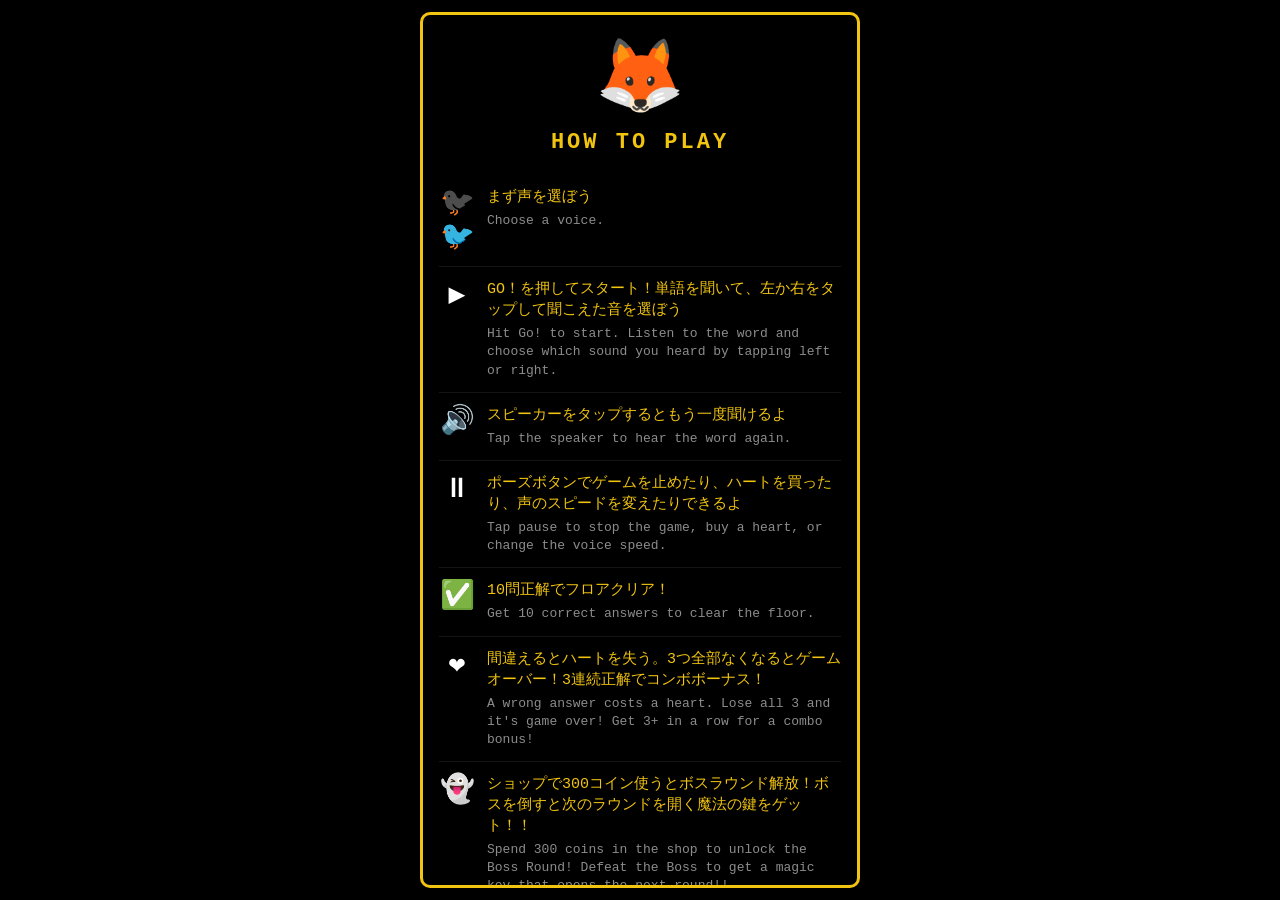
<file: gemini-code-1779409759346.html>
<!DOCTYPE html>
<html lang="en">
<head>
    <meta charset="UTF-8">
    <meta name="viewport" content="width=device-width, initial-scale=1.0, maximum-scale=1.0, user-scalable=no, viewport-fit=cover">
    <link rel="manifest" href="manifest.json">
    <title>Phonetic Flow v5.4.0</title>
    <link rel="stylesheet" href="style.css">
</head>
<body>

<button id="help-btn" onpointerdown="event.stopPropagation()" onclick="showHelp()" title="How to play">？</button>
<button id="pause-btn" onpointerdown="event.stopPropagation()" onclick="togglePause()">⏸</button>
<div id="currency-display">⭐ 0</div>
<div id="lives-display">❤️❤️❤️</div>

<div id="dev-panel" class="hidden">
    <span>⚠️ DEV</span>
    <div class="dev-actions" id="dev-level-btns"></div>
    <button onclick="devUnlockAll()" style="border-color:#f1c40f;color:#f1c40f;">UNLOCK ALL</button>
    <button onclick="devAddCoins()" style="border-color:#2ecc71;color:#2ecc71;">+500 ⭐</button>
    <button onclick="devResetSave()" style="border-color:#e74c3c;color:#e74c3c;">RESET SAVE</button>
    <button onclick="document.getElementById('dev-panel').classList.add('hidden')" style="margin-left:auto;">✕</button>
</div>

<div id="game-container">
    <div id="stall-header">
        <span class="lantern">🏮</span><span class="lantern">🏮</span><span class="lantern">🏮</span>
        <span class="lantern">🏮</span><span class="lantern">🏮</span><span class="lantern">🏮</span>
        <span class="lantern">🏮</span><span class="lantern">🏮</span><span class="lantern">🏮</span>
    </div>
    <div id="speaker-row">
        <button id="speaker-btn" onpointerdown="event.stopPropagation()" onclick="replayCurrent()">🔊</button>
        <div id="block-counter">— / —</div>
    </div>
    <div id="play-field">
        <div class="lane-half" id="lane-l">
            <div class="lane-letter" id="l-label"></div>
            <div id="left-stack" class="side-stack"></div>
        </div>
        <div id="flash-l"></div>
        <div id="flash-r"></div>
        <div id="falling-target"></div>
        <div class="lane-half" id="lane-r">
            <div class="lane-letter" id="r-label"></div>
            <div id="right-stack" class="side-stack"></div>
        </div>
        <div id="lightning-hud" class="hidden">👻 <span id="lhud-block">1</span>/15 &nbsp;|&nbsp; <span id="lhud-speed">1.0</span>x</div>
        <div id="fox-intro" class="hidden">
            <div class="fox-emoji">🦊</div>
            <div class="fox-msg" id="fox-msg"></div>
        </div>
    </div>
</div>

<div id="main-menu" class="overlay">
    <div style="font-size:72px;line-height:1;margin-bottom:6px;animation:foxDrop 0.5s cubic-bezier(0.34,1.56,0.64,1) forwards;">🦊</div>
    <div id="streak-banner" class="hidden" style="font-size:18px;font-family:var(--font-retro);color:var(--accent);margin-bottom:10px;letter-spacing:2px;font-weight:900;text-shadow:0 0 16px var(--accent),0 0 32px var(--accent);"></div>
    <h1 onclick="devTitleTap()" style="color:var(--accent);font-size:42px;margin:0 0 4px 0;cursor:default;">PHONETIC FLOW</h1>
    <div style="display:flex;align-items:center;gap:6px;margin-bottom:14px;">
        <span style="font-size:22px;font-weight:900;color:rgba(255,255,255,0.7);font-family:'Hiragino Sans','Yu Gothic',sans-serif;line-height:1;">声</span>
        <button id="btn-mike" onclick="setGender('male')" class="active-yellow" style="margin:0;padding:10px 18px;font-size:14px;">🐦‍⬛ Boy</button>
        <button id="btn-jenny" onclick="setGender('female')" style="margin:0;padding:10px 18px;font-size:14px;">🐦 Girl</button>
    </div>
    <button id="btn-start-single" onclick="startGame()">"CH vs TS" <span style="font-size:1.25em;font-weight:900;">GO!</span></button>
    <div id="start-btn-group" class="hidden">
        <button id="btn-practice" onclick="startGame()">"CH vs TS" <span style="font-size:1.25em;font-weight:900;">GO!</span></button>
        <button id="btn-challenge" onclick="startChallenge()">👻 BOSS</button>
    </div>
    <button id="btn-world-map" onclick="showMenu('level-select')" style="width:220px;background:#8e44ad;" class="hidden">🗺 WORLD MAP</button>
    <button onclick="showMenu('shop-menu')" style="width:220px;background:#e67e22;">🛍 STICKER SHOP</button>
    <button onclick="showMenu('sticker-book')" style="width:220px;background:#2980b9;">📖 MY BOOK</button>
</div>

<div id="level-select" class="overlay hidden">
    <h2 style="color:var(--accent)">ASCENDING TOWER</h2>
    <div id="tower-list" style="display:flex;flex-direction:column-reverse;width:100%;align-items:center;overflow-y:auto;max-height:60vh;"></div>
    <button onclick="showMenu('main-menu')" style="background:#444;width:200px;margin-top:20px;flex-shrink:0;">BACK</button>
</div>

<div id="shop-menu" class="overlay hidden">
    <div id="shopkeeper-area">
        <div style="font-size:50px;">🦊</div>
        <div id="shopkeeper-text"></div>
    </div>
    <div id="shop-items-grid" style="display:grid;grid-template-columns:repeat(3,1fr);gap:10px;width:100%;overflow-y:auto;"></div>
    <button onclick="showMenu('main-menu')" style="background:#2980b9;width:100%;margin-top:15px;">BACK</button>
</div>

<div id="sticker-book" class="overlay hidden" style="display:flex;flex-direction:column;">
    <h2 style="margin-top:40px;color:var(--accent);flex-shrink:0;">COLLECTION</h2>
    <div id="book-display" style="flex-grow:1;overflow-y:auto;width:100%;padding:20px;box-sizing:border-box;display:grid;grid-template-columns:repeat(3,1fr);gap:20px;justify-items:center;align-content:start;"></div>
    <button onclick="showMenu('main-menu')" style="background:#444;width:200px;margin:20px 0;flex-shrink:0;">BACK</button>
</div>

<div id="pause-menu" class="overlay hidden" onclick="if(event.target===this)togglePause()">
    <div class="pmenu-inner">
        <h2 style="color:var(--accent);margin:0 0 20px 0;letter-spacing:3px;">PAUSED</h2>

        <div style="display:flex;align-items:center;gap:14px;margin-bottom:20px;">
            <div style="font-size:48px;line-height:1;flex-shrink:0;">🦊</div>
            <div style="flex:1;">
                <div style="font-size:12px;color:rgba(255,255,255,0.6);font-family:var(--font-retro);margin-bottom:7px;">Need a Heart?</div>
                <button onclick="buyHeart()" style="background:#e74c3c;width:100%;margin:0;padding:10px 12px;font-size:14px;">❤️ Buy ⭐75</button>
            </div>
        </div>

        <div style="margin-bottom:20px;">
            <div style="font-size:13px;font-weight:900;letter-spacing:2px;color:rgba(255,255,255,0.8);margin-bottom:9px;text-align:center;font-family:var(--font-retro);">VOICE SPEED</div>
            <div style="display:flex;justify-content:space-around;">
                <button id="speed-0.5" onclick="setSpeed(0.5)" style="font-size:24px;background:#444;margin:0;">🐢</button>
                <button id="speed-1.0" onclick="setSpeed(1.0)" style="font-size:24px;background:#444;margin:0;">🧑</button>
                <button id="speed-1.6" onclick="setSpeed(1.6)" style="font-size:24px;background:#444;margin:0;">⚡</button>
            </div>
        </div>

        <button onclick="pauseExitToMenu()" style="background:#555;width:100%;margin:0;letter-spacing:1px;">EXIT TO MENU</button>
    </div>
</div>

<div id="round-win" class="overlay hidden">
    <div style="font-size:80px;line-height:1;margin-bottom:8px;animation:foxResultPop 0.5s cubic-bezier(0.34,1.56,0.64,1) forwards;">🦊</div>
    <div id="fox-round-msg" style="font-size:16px;color:#fff;font-family:var(--font-retro);text-align:center;margin:0 0 16px 0;line-height:1.7;padding:0 20px;"></div>
    <h1 style="color:var(--l-color);margin:0 0 4px 0;">CLEAR!</h1>
    <div id="round-win-coins"></div>
    <button onclick="showMenu('main-menu')">CONTINUE</button>
</div>

<div id="game-over" class="overlay hidden">
    <h1 style="color:var(--r-color);">GAME OVER</h1>
    <button onclick="startGame()">RETRY</button>
    <button onclick="showMenu('main-menu')" style="background:#444;">EXIT</button>
</div>

<div id="lightning-countdown" class="hidden">
    <div id="lcd-content"></div>
    <div class="lcd-label">GET READY</div>
</div>

<div id="lightning-clear" class="hidden" onclick="dismissLightningClear()">
    <div class="lc-inner">
        <h1>BOSS CHALLENGE CLEARED!</h1>
        <div class="lc-boss-row">
            <span class="lc-fox-bounce">🦊</span>
            <span class="lc-ghost-flyoff">👻</span>
        </div>
        <div id="lc-fox-msg" style="font-size:14px;color:#fff;font-family:var(--font-retro);text-align:center;line-height:1.7;margin-bottom:8px;padding:0 10px;"></div>
        <div style="font-size:32px;margin:6px 0;">🗝️</div>
        <div style="font-size:13px;color:rgba(255,255,255,0.7);letter-spacing:1px;">KEY UNLOCKED!</div>
        <div id="lc-accuracy" class="hidden" style="font-size:14px;color:var(--accent);margin-top:8px;letter-spacing:1px;"></div>
        <div class="lc-sub">TAP TO CONTINUE</div>
    </div>
</div>

<div id="key-ceremony" class="hidden" onclick="dismissKeyCeremony()">
    <div class="ceremony-border" style="cursor:pointer;">
        <div style="display:flex;align-items:flex-start;">
            <div class="ceremony-sprite">🧍</div>
            <div class="ceremony-key">🗝️</div>
        </div>
        <div class="ceremony-text" id="ceremony-text"></div>
        <div style="font-size:11px;opacity:0.4;margin-top:16px;font-family:var(--font-retro);letter-spacing:1px;">TAP TO CONTINUE</div>
    </div>
</div>

<div id="congrats-screen" class="hidden">
    <canvas class="confetti-canvas" id="confetti-canvas"></canvas>
    <div class="congrats-inner">
        <div class="trophy-row">🏆</div>
        <h1>CONGRATULATIONS!</h1>
        <div class="congrats-sub">おめでとうございます！<br>You have mastered all 9 floors.<br>Your phonetic skills are complete!</div>
        <div class="star-row">⭐⭐⭐</div>
        <button onclick="dismissCongrats()">わかった！ / RETURN</button>
    </div>
</div>

<div id="help-screen" class="hidden">
    <div class="help-inner">
        <div class="help-key">🦊</div>
        <h2>How to Play</h2>
        <div class="help-body">
            <div class="help-row">
                <div class="icon">🐦‍⬛🐦</div>
                <div class="text">
                    <span class="jp">まず声を選ぼう</span>
                    <span class="en">Choose a voice.</span>
                </div>
            </div>
            <div class="help-row">
                <div class="icon">▶️</div>
                <div class="text">
                    <span class="jp">GO！を押してスタート！単語を聞いて、左か右をタップして聞こえた音を選ぼう</span>
                    <span class="en">Hit Go! to start. Listen to the word and choose which sound you heard by tapping left or right.</span>
                </div>
            </div>
            <div class="help-row">
                <div class="icon">🔊</div>
                <div class="text">
                    <span class="jp">スピーカーをタップするともう一度聞けるよ</span>
                    <span class="en">Tap the speaker to hear the word again.</span>
                </div>
            </div>
            <div class="help-row">
                <div class="icon">⏸</div>
                <div class="text">
                    <span class="jp">ポーズボタンでゲームを止めたり、ハートを買ったり、声のスピードを変えたりできるよ</span>
                    <span class="en">Tap pause to stop the game, buy a heart, or change the voice speed.</span>
                </div>
            </div>
            <div class="help-row">
                <div class="icon">✅</div>
                <div class="text">
                    <span class="jp">10問正解でフロアクリア！</span>
                    <span class="en">Get 10 correct answers to clear the floor.</span>
                </div>
            </div>
            <div class="help-row">
                <div class="icon">❤️</div>
                <div class="text">
                    <span class="jp">間違えるとハートを失う。3つ全部なくなるとゲームオーバー！3連続正解でコンボボーナス！</span>
                    <span class="en">A wrong answer costs a heart. Lose all 3 and it's game over! Get 3+ in a row for a combo bonus!</span>
                </div>
            </div>
            <div class="help-row">
                <div class="icon">👻</div>
                <div class="text">
                    <span class="jp">ショップで300コイン使うとボスラウンド解放！ボスを倒すと次のラウンドを開く魔法の鍵をゲット！！</span>
                    <span class="en">Spend 300 coins in the shop to unlock the Boss Round! Defeat the Boss to get a magic key that opens the next round!!</span>
                </div>
            </div>
            <div class="help-row">
                <div class="icon">🗝️</div>
                <div class="text">
                    <span class="jp">続けて聴く力を鍛えてゲームをクリアしよう！！</span>
                    <span class="en">Keep going to build strong listening skills and win the game!!</span>
                </div>
            </div>
        </div>
        <button class="got-it-btn" onclick="dismissHelp()">わかった！ / GOT IT!</button>
    </div>
</div>

<script src="app.js"></script>
</body>
</html>
</file>
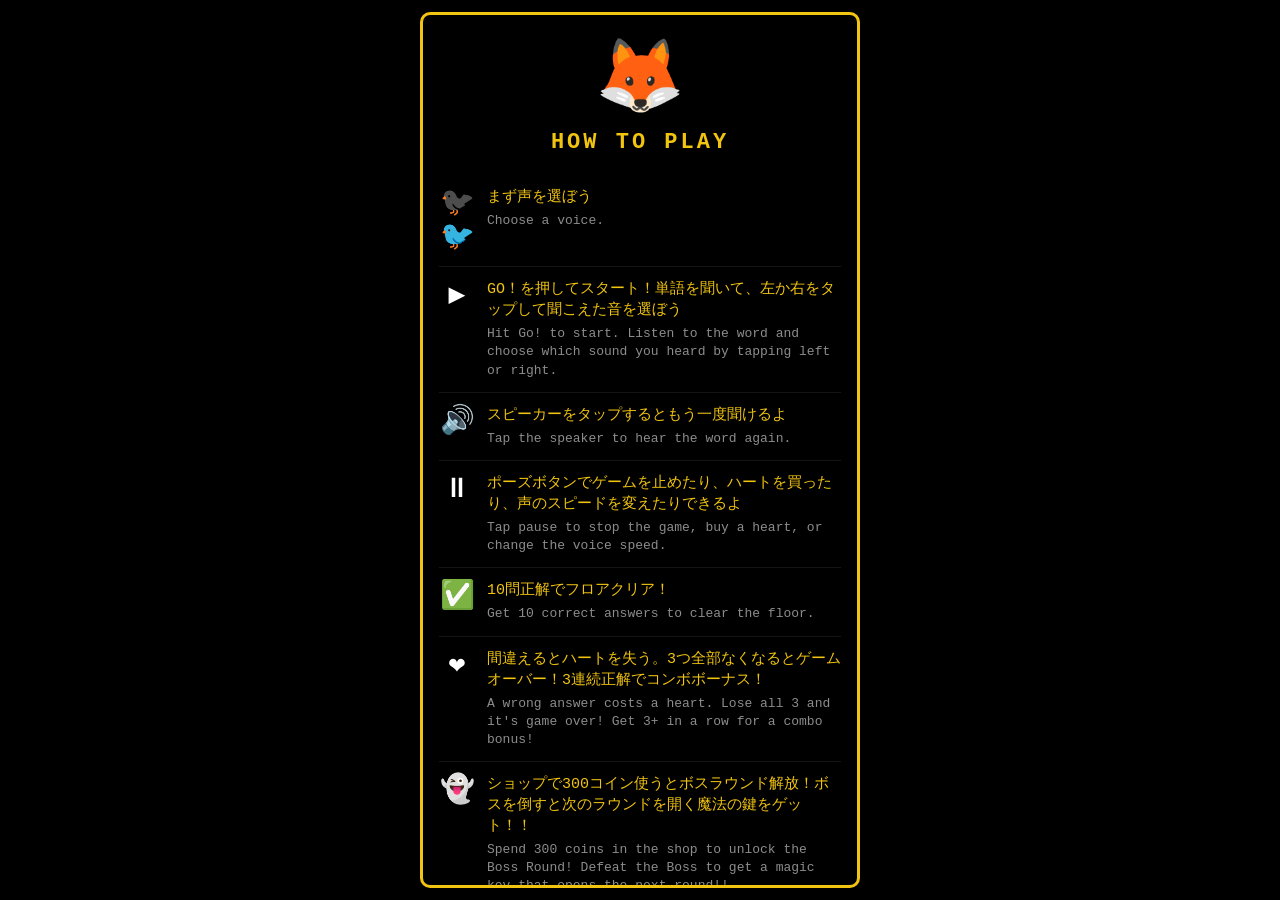
<file: Offlineindex.html>
<!DOCTYPE html>
<html lang="en">
<head>
    <meta charset="UTF-8">
    <meta name="viewport" content="width=device-width, initial-scale=1.0, maximum-scale=1.0, user-scalable=no, viewport-fit=cover">
    <link rel="manifest" href="manifest.json">
    <title>Phonetic Flow v5.4.0</title>
    <link rel="stylesheet" href="style.css">
</head>
<body>

<button id="help-btn" onpointerdown="event.stopPropagation()" onclick="showHelp()" title="How to play">？</button>
<button id="pause-btn" onpointerdown="event.stopPropagation()" onclick="togglePause()">⏸</button>
<div id="currency-display">⭐ 0</div>
<div id="lives-display">❤️❤️❤️</div>

<div id="dev-panel" class="hidden">
    <span>⚠️ DEV</span>
    <div class="dev-actions" id="dev-level-btns"></div>
    <button onclick="devUnlockAll()" style="border-color:#f1c40f;color:#f1c40f;">UNLOCK ALL</button>
    <button onclick="devAddCoins()" style="border-color:#2ecc71;color:#2ecc71;">+500 ⭐</button>
    <button onclick="devResetSave()" style="border-color:#e74c3c;color:#e74c3c;">RESET SAVE</button>
    <button onclick="document.getElementById('dev-panel').classList.add('hidden')" style="margin-left:auto;">✕</button>
</div>

<div id="game-container">
    <div id="stall-header">
        <span class="lantern">🏮</span><span class="lantern">🏮</span><span class="lantern">🏮</span>
        <span class="lantern">🏮</span><span class="lantern">🏮</span><span class="lantern">🏮</span>
        <span class="lantern">🏮</span><span class="lantern">🏮</span><span class="lantern">🏮</span>
    </div>
    <div id="speaker-row">
        <button id="speaker-btn" onpointerdown="event.stopPropagation()" onclick="replayCurrent()">🔊</button>
        <div id="block-counter">— / —</div>
    </div>
    <div id="play-field">
        <div class="lane-half" id="lane-l">
            <div class="lane-letter" id="l-label"></div>
            <div id="left-stack" class="side-stack"></div>
        </div>
        <div id="flash-l"></div>
        <div id="flash-r"></div>
        <div id="falling-target"></div>
        <div class="lane-half" id="lane-r">
            <div class="lane-letter" id="r-label"></div>
            <div id="right-stack" class="side-stack"></div>
        </div>
        <div id="lightning-hud" class="hidden">👻 <span id="lhud-block">1</span>/15 &nbsp;|&nbsp; <span id="lhud-speed">1.0</span>x</div>
        <div id="fox-intro" class="hidden">
            <div class="fox-emoji">🦊</div>
            <div class="fox-msg" id="fox-msg"></div>
        </div>
    </div>
</div>

<div id="main-menu" class="overlay">
    <div style="font-size:72px;line-height:1;margin-bottom:6px;animation:foxDrop 0.5s cubic-bezier(0.34,1.56,0.64,1) forwards;">🦊</div>
    <div id="streak-banner" class="hidden" style="font-size:18px;font-family:var(--font-retro);color:var(--accent);margin-bottom:10px;letter-spacing:2px;font-weight:900;text-shadow:0 0 16px var(--accent),0 0 32px var(--accent);"></div>
    <h1 onclick="devTitleTap()" style="color:var(--accent);font-size:42px;margin:0 0 4px 0;cursor:default;">PHONETIC FLOW</h1>
    <div style="display:flex;align-items:center;gap:6px;margin-bottom:14px;">
        <span style="font-size:22px;font-weight:900;color:rgba(255,255,255,0.7);font-family:'Hiragino Sans','Yu Gothic',sans-serif;line-height:1;">声</span>
        <button id="btn-mike" onclick="setGender('male')" class="active-yellow" style="margin:0;padding:10px 18px;font-size:14px;">🐦‍⬛ Boy</button>
        <button id="btn-jenny" onclick="setGender('female')" style="margin:0;padding:10px 18px;font-size:14px;">🐦 Girl</button>
    </div>
    <button id="btn-start-single" onclick="startGame()">"CH vs TS" <span style="font-size:1.25em;font-weight:900;">GO!</span></button>
    <div id="start-btn-group" class="hidden">
        <button id="btn-practice" onclick="startGame()">"CH vs TS" <span style="font-size:1.25em;font-weight:900;">GO!</span></button>
        <button id="btn-challenge" onclick="startChallenge()">👻 BOSS</button>
    </div>
    <button id="btn-world-map" onclick="showMenu('level-select')" style="width:220px;background:#8e44ad;" class="hidden">🗺 WORLD MAP</button>
    <button onclick="showMenu('shop-menu')" style="width:220px;background:#e67e22;">🛍 STICKER SHOP</button>
    <button onclick="showMenu('sticker-book')" style="width:220px;background:#2980b9;">📖 MY BOOK</button>
</div>

<div id="level-select" class="overlay hidden">
    <h2 style="color:var(--accent)">ASCENDING TOWER</h2>
    <div id="tower-list" style="display:flex;flex-direction:column-reverse;width:100%;align-items:center;overflow-y:auto;max-height:60vh;"></div>
    <button onclick="showMenu('main-menu')" style="background:#444;width:200px;margin-top:20px;flex-shrink:0;">BACK</button>
</div>

<div id="shop-menu" class="overlay hidden">
    <div id="shopkeeper-area">
        <div style="font-size:50px;">🦊</div>
        <div id="shopkeeper-text"></div>
    </div>
    <div id="shop-items-grid" style="display:grid;grid-template-columns:repeat(3,1fr);gap:10px;width:100%;overflow-y:auto;"></div>
    <button onclick="showMenu('main-menu')" style="background:#2980b9;width:100%;margin-top:15px;">BACK</button>
</div>

<div id="sticker-book" class="overlay hidden" style="display:flex;flex-direction:column;">
    <h2 style="margin-top:40px;color:var(--accent);flex-shrink:0;">COLLECTION</h2>
    <div id="book-display" style="flex-grow:1;overflow-y:auto;width:100%;padding:20px;box-sizing:border-box;display:grid;grid-template-columns:repeat(3,1fr);gap:20px;justify-items:center;align-content:start;"></div>
    <button onclick="showMenu('main-menu')" style="background:#444;width:200px;margin:20px 0;flex-shrink:0;">BACK</button>
</div>

<div id="pause-menu" class="overlay hidden" onclick="if(event.target===this)togglePause()">
    <div class="pmenu-inner">
        <h2 style="color:var(--accent);margin:0 0 20px 0;letter-spacing:3px;">PAUSED</h2>

        <div style="display:flex;align-items:center;gap:14px;margin-bottom:20px;">
            <div style="font-size:48px;line-height:1;flex-shrink:0;">🦊</div>
            <div style="flex:1;">
                <div style="font-size:12px;color:rgba(255,255,255,0.6);font-family:var(--font-retro);margin-bottom:7px;">Need a Heart?</div>
                <button onclick="buyHeart()" style="background:#e74c3c;width:100%;margin:0;padding:10px 12px;font-size:14px;">❤️ Buy ⭐75</button>
            </div>
        </div>

        <div style="margin-bottom:20px;">
            <div style="font-size:13px;font-weight:900;letter-spacing:2px;color:rgba(255,255,255,0.8);margin-bottom:9px;text-align:center;font-family:var(--font-retro);">VOICE SPEED</div>
            <div style="display:flex;justify-content:space-around;">
                <button id="speed-0.5" onclick="setSpeed(0.5)" style="font-size:24px;background:#444;margin:0;">🐢</button>
                <button id="speed-1.0" onclick="setSpeed(1.0)" style="font-size:24px;background:#444;margin:0;">🧑</button>
                <button id="speed-1.6" onclick="setSpeed(1.6)" style="font-size:24px;background:#444;margin:0;">⚡</button>
            </div>
        </div>

        <button onclick="pauseExitToMenu()" style="background:#555;width:100%;margin:0;letter-spacing:1px;">EXIT TO MENU</button>
    </div>
</div>

<div id="round-win" class="overlay hidden">
    <div style="font-size:80px;line-height:1;margin-bottom:8px;animation:foxResultPop 0.5s cubic-bezier(0.34,1.56,0.64,1) forwards;">🦊</div>
    <div id="fox-round-msg" style="font-size:16px;color:#fff;font-family:var(--font-retro);text-align:center;margin:0 0 16px 0;line-height:1.7;padding:0 20px;"></div>
    <h1 style="color:var(--l-color);margin:0 0 4px 0;">CLEAR!</h1>
    <div id="round-win-coins"></div>
    <button onclick="showMenu('main-menu')">CONTINUE</button>
</div>

<div id="game-over" class="overlay hidden">
    <h1 style="color:var(--r-color);">GAME OVER</h1>
    <button onclick="startGame()">RETRY</button>
    <button onclick="showMenu('main-menu')" style="background:#444;">EXIT</button>
</div>

<div id="lightning-countdown" class="hidden">
    <div id="lcd-content"></div>
    <div class="lcd-label">GET READY</div>
</div>

<div id="lightning-clear" class="hidden" onclick="dismissLightningClear()">
    <div class="lc-inner">
        <h1>BOSS CHALLENGE CLEARED!</h1>
        <div class="lc-boss-row">
            <span class="lc-fox-bounce">🦊</span>
            <span class="lc-ghost-flyoff">👻</span>
        </div>
        <div id="lc-fox-msg" style="font-size:14px;color:#fff;font-family:var(--font-retro);text-align:center;line-height:1.7;margin-bottom:8px;padding:0 10px;"></div>
        <div style="font-size:32px;margin:6px 0;">🗝️</div>
        <div style="font-size:13px;color:rgba(255,255,255,0.7);letter-spacing:1px;">KEY UNLOCKED!</div>
        <div id="lc-accuracy" class="hidden" style="font-size:14px;color:var(--accent);margin-top:8px;letter-spacing:1px;"></div>
        <div class="lc-sub">TAP TO CONTINUE</div>
    </div>
</div>

<div id="key-ceremony" class="hidden" onclick="dismissKeyCeremony()">
    <div class="ceremony-border" style="cursor:pointer;">
        <div style="display:flex;align-items:flex-start;">
            <div class="ceremony-sprite">🧍</div>
            <div class="ceremony-key">🗝️</div>
        </div>
        <div class="ceremony-text" id="ceremony-text"></div>
        <div style="font-size:11px;opacity:0.4;margin-top:16px;font-family:var(--font-retro);letter-spacing:1px;">TAP TO CONTINUE</div>
    </div>
</div>

<div id="congrats-screen" class="hidden">
    <canvas class="confetti-canvas" id="confetti-canvas"></canvas>
    <div class="congrats-inner">
        <div class="trophy-row">🏆</div>
        <h1>CONGRATULATIONS!</h1>
        <div class="congrats-sub">おめでとうございます！<br>You have mastered all 9 floors.<br>Your phonetic skills are complete!</div>
        <div class="star-row">⭐⭐⭐</div>
        <button onclick="dismissCongrats()">わかった！ / RETURN</button>
    </div>
</div>

<div id="help-screen" class="hidden">
    <div class="help-inner">
        <div class="help-key">🦊</div>
        <h2>How to Play</h2>
        <div class="help-body">
            <div class="help-row">
                <div class="icon">🐦‍⬛🐦</div>
                <div class="text">
                    <span class="jp">まず声を選ぼう</span>
                    <span class="en">Choose a voice.</span>
                </div>
            </div>
            <div class="help-row">
                <div class="icon">▶️</div>
                <div class="text">
                    <span class="jp">GO！を押してスタート！単語を聞いて、左か右をタップして聞こえた音を選ぼう</span>
                    <span class="en">Hit Go! to start. Listen to the word and choose which sound you heard by tapping left or right.</span>
                </div>
            </div>
            <div class="help-row">
                <div class="icon">🔊</div>
                <div class="text">
                    <span class="jp">スピーカーをタップするともう一度聞けるよ</span>
                    <span class="en">Tap the speaker to hear the word again.</span>
                </div>
            </div>
            <div class="help-row">
                <div class="icon">⏸</div>
                <div class="text">
                    <span class="jp">ポーズボタンでゲームを止めたり、ハートを買ったり、声のスピードを変えたりできるよ</span>
                    <span class="en">Tap pause to stop the game, buy a heart, or change the voice speed.</span>
                </div>
            </div>
            <div class="help-row">
                <div class="icon">✅</div>
                <div class="text">
                    <span class="jp">10問正解でフロアクリア！</span>
                    <span class="en">Get 10 correct answers to clear the floor.</span>
                </div>
            </div>
            <div class="help-row">
                <div class="icon">❤️</div>
                <div class="text">
                    <span class="jp">間違えるとハートを失う。3つ全部なくなるとゲームオーバー！3連続正解でコンボボーナス！</span>
                    <span class="en">A wrong answer costs a heart. Lose all 3 and it's game over! Get 3+ in a row for a combo bonus!</span>
                </div>
            </div>
            <div class="help-row">
                <div class="icon">👻</div>
                <div class="text">
                    <span class="jp">ショップで300コイン使うとボスラウンド解放！ボスを倒すと次のラウンドを開く魔法の鍵をゲット！！</span>
                    <span class="en">Spend 300 coins in the shop to unlock the Boss Round! Defeat the Boss to get a magic key that opens the next round!!</span>
                </div>
            </div>
            <div class="help-row">
                <div class="icon">🗝️</div>
                <div class="text">
                    <span class="jp">続けて聴く力を鍛えてゲームをクリアしよう！！</span>
                    <span class="en">Keep going to build strong listening skills and win the game!!</span>
                </div>
            </div>
        </div>
        <button class="got-it-btn" onclick="dismissHelp()">わかった！ / GOT IT!</button>
    </div>
</div>

<script src="app.js"></script>
</body>
</html>
</file>
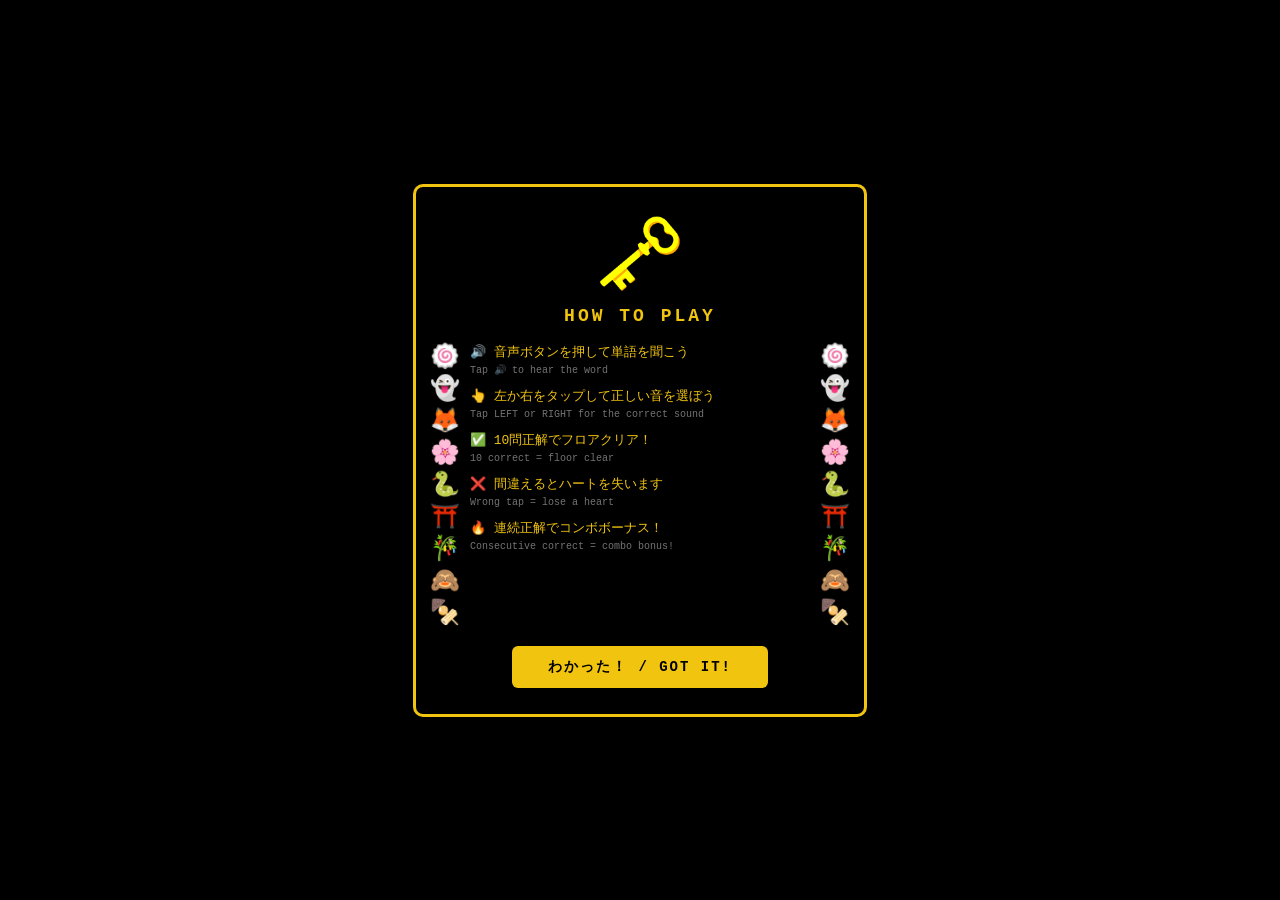
<file: test.html>
<!DOCTYPE html>
<!DOCTYPE html>
<html lang="en">
<head>
    <meta charset="UTF-8">
    <meta name="viewport" content="width=device-width, initial-scale=1.0, maximum-scale=1.0, user-scalable=no, viewport-fit=cover">
    <link rel="manifest" href="manifest.json">
    <title>Phonetic Flow v4.1.0</title>
    <style>
        :root {
            --bg-color: #0a0a1a;
            --l-color: #2ecc71;
            --r-color: #e67e22;
            --accent: #f1c40f;
            --text-color: #ffffff;
            --font-main: 'Segoe UI', Roboto, Helvetica, Arial, sans-serif;
            --font-retro: 'Courier New', Courier, monospace;
        }
        body, html {
            margin: 0; padding: 0; height: 100%; overflow: hidden;
            background-color: var(--bg-color); font-family: var(--font-main);
            color: var(--text-color); user-select: none; touch-action: none;
        }
        .overlay {
            position: fixed; top: 0; left: 0; width: 100%; height: 100%;
            background: rgba(0,0,0,0.95); display: flex; flex-direction: column;
            align-items: center; justify-content: center; z-index: 300;
            text-align: center; padding: 20px; box-sizing: border-box;
        }
        .hidden { display: none !important; }

        /* ── FIXED HUD ──────────────────────────────────────────────────── */
        #currency-display {
            position: fixed; top: 12px; right: 12px; font-size: 20px;
            color: var(--accent); z-index: 500; font-weight: 900;
            background: rgba(0,0,0,0.8); padding: 6px 12px;
            border-radius: 20px; border: 2px solid var(--accent);
        }
        #lives-display {
            position: fixed; top: 12px; left: 50%;
            transform: translateX(-50%); font-size: 22px; z-index: 500;
            background: rgba(0,0,0,0.6); padding: 4px 10px; border-radius: 16px;
        }
        #help-btn {
            position: fixed; top: 12px; left: 12px; font-size: 18px;
            font-weight: 900; z-index: 500; background: rgba(0,0,0,0.8);
            color: var(--accent); border: 2px solid var(--accent);
            border-radius: 50%; width: 40px; height: 40px;
            display: flex; align-items: center; justify-content: center;
            cursor: pointer; padding: 0; margin: 0; font-family: var(--font-retro);
        }
        #help-btn:active { transform: scale(0.92); }

        /* ── GAME ARENA ─────────────────────────────────────────────────── */
        #game-container {
            position: relative; width: 100vw; height: 100vh;
            display: flex; flex-direction: column; overflow: hidden;
            background: #0a0a1a; transition: background 1.2s ease;
        }
        #stall-header {
            background: #6b0f0f; border-bottom: 3px solid var(--accent);
            display: flex; justify-content: center; gap: 6px;
            padding: 8px 0 6px; flex-shrink: 0; z-index: 10; flex-wrap: wrap;
            overflow: visible;
        }
        .lantern { font-size: 22px; animation: sway 2.5s ease-in-out infinite; display: inline-block; transform-origin: top center; }
        .lantern:nth-child(even) { animation-delay: 0.7s; }
        .lantern:nth-child(3n) { animation-delay: 0.35s; }
        @keyframes sway { 0%,100%{transform:rotate(-12deg)} 50%{transform:rotate(12deg)} }

        #speaker-row {
            background: rgba(0,0,0,0.7); border-bottom: 2px solid rgba(241,196,15,0.3);
            display: flex; align-items: center; gap: 10px;
            padding: 6px 14px; flex-shrink: 0; z-index: 12; position: relative;
        }
        #speaker-btn {
            font-size: 26px; cursor: pointer; transition: transform 0.1s;
            flex-shrink: 0; background: none; border: none; padding: 0; margin: 0; line-height: 1;
        }
        #speaker-btn:active { transform: scale(0.82); }
        #pause-btn {
            font-size: 20px; cursor: pointer; transition: transform 0.1s;
            flex-shrink: 0; background: none; border: none; padding: 0; margin: 0; line-height: 1;
            color: rgba(255,255,255,0.7);
        }
        #pause-btn:active { transform: scale(0.82); }
        #timer-wrap { flex: 1; height: 8px; background: #222; border-radius: 4px; overflow: hidden; }
        #timer-bar { height: 100%; width: 100%; background: var(--accent); border-radius: 4px; transition: background 0.3s; }
        #block-counter { font-size: 11px; color: var(--accent); font-family: var(--font-retro); letter-spacing: 2px; flex-shrink: 0; }

        #play-field { flex: 1; position: relative; display: flex; overflow: hidden; }
        .lane-half { flex: 1; height: 100%; position: relative; overflow: hidden; }
        #lane-l { border-right: 1px solid rgba(255,255,255,0.06); }
        #lane-l::before { content:''; position:absolute; inset:0; background:var(--l-color); opacity:0.06; pointer-events:none; }
        #lane-r::before { content:''; position:absolute; inset:0; background:var(--r-color); opacity:0.06; pointer-events:none; }

        .lane-letter {
            position: absolute; top: 20px; font-size: 72px; font-weight: 900;
            color: var(--accent); opacity: 0.18; pointer-events: none; font-family: var(--font-retro);
        }
        #l-label { left: 14%; }
        #r-label { right: 14%; }

        #flash-l, #flash-r {
            position: absolute; top: 0; width: 50%; height: 100%;
            opacity: 0; pointer-events: none; z-index: 6;
        }
        #flash-l { left: 0; }
        #flash-r { right: 0; }
        @keyframes flashGreen { 0%{opacity:0.55} 100%{opacity:0} }
        @keyframes flashRed   { 0%{opacity:0.45} 100%{opacity:0} }
        .do-flash-green { animation: flashGreen 0.45s ease-out forwards; background: #2ecc71; }
        .do-flash-red   { animation: flashRed   0.45s ease-out forwards; background: #e74c3c; }

        #falling-target {
            position: absolute; left: 50%; transform: translateX(-50%);
            font-size: 58px; line-height: 1; z-index: 20;
            pointer-events: none; top: -200px;
        }

        /* Stacks live inside each lane-half, anchored to bottom, grow upward */
        .side-stack {
            position: absolute; bottom: 8px; width: 100%;
            display: flex; flex-direction: column; justify-content: flex-end; z-index: 10;
            padding: 4px; box-sizing: border-box; pointer-events: none;
            height: 50%; overflow: hidden;
        }
        /* Fix: Stacks now sit at a fixed 'floor' above the lane buttons */
        #left-stack, #right-stack {
            position: absolute; 
            bottom: 120px; /* This keeps them from sliding below the screen */
            width: 50%;
            max-height: 65vh;
            display: flex; 
            flex-direction: column-reverse; 
            pointer-events: none;
            overflow: hidden;
            z-index: 10;
        }
       /* Fix: Stacks now sit at a fixed 'floor' and don't cut off the pill shape */
        #left-stack, #right-stack {
            position: absolute; 
            bottom: 120px; 
            width: 100%; 
            max-height: 65vh;
            display: flex; 
            flex-direction: column-reverse; 
            pointer-events: none;
            /* Removed overflow:hidden so the rounded ends show */
            z-index: 10;
        }

        #left-stack  { left: 0; align-items: flex-start; padding-left: 10px; }
        #right-stack { right: 0; align-items: flex-end; padding-right: 10px; }

        .brick {
            /* Width: uses percentage to fit screens, with a max limit */
            width: 80%; 
            max-width: 180px;
            height: 45px; 
            margin-top: 5px; 
            border-radius: 25px; /* Perfect Pill Shape */
            display: flex; 
            align-items: center; 
            justify-content: center;
            /* Font size: significantly larger to fill the pill */
            font-size: 20px; 
            font-weight: bold; 
            color: white;
            animation: slideIn 0.18s ease-out; 
            flex-shrink: 1; 
            min-height: 30px;
            box-shadow: 0 4px 8px rgba(0,0,0,0.3);
            border: 2px solid rgba(255,255,255,0.3);
            white-space: nowrap; 
        }

        /* Juice: The Shake Animation */
        .screen-shake {
            animation: shake 0.3s cubic-bezier(.36,.07,.19,.97) both;
        }
        @keyframes shake {
            10%, 90% { transform: translate3d(-1px, 0, 0); }
            20%, 80% { transform: translate3d(2px, 0, 0); }
            30%, 50%, 70% { transform: translate3d(-4px, 0, 0); }
            40%, 60% { transform: translate3d(4px, 0, 0); }
        }
        @keyframes slideIn { from{opacity:0;transform:translateY(8px)} to{opacity:1;transform:none} }

        /* ── FOX MASCOT INTRO ───────────────────────────────────────────── */
        #fox-intro {
            position: absolute; inset: 0; z-index: 40;
            display: flex; flex-direction: column;
            align-items: center; justify-content: center;
            pointer-events: none; background: rgba(0,0,0,0.45);
        }
        #fox-intro .fox-emoji {
            font-size: 100px; line-height: 1;
            animation: foxDrop 0.5s cubic-bezier(0.34,1.56,0.64,1) forwards;
        }
        #fox-intro .fox-msg {
            font-size: 17px; color: #fff; margin-top: 14px;
            font-family: var(--font-retro); text-align: center;
            padding: 0 20px; line-height: 1.6;
            text-shadow: 0 0 12px rgba(0,0,0,0.9);
            animation: foxDrop 0.5s 0.1s cubic-bezier(0.34,1.56,0.64,1) both;
        }
        #fox-intro.fox-out {
            animation: foxFade 0.4s ease-out forwards;
        }
        @keyframes foxDrop {
            0%  { opacity:0; transform: translateY(-40px) scale(0.6); }
            100%{ opacity:1; transform: translateY(0)     scale(1);   }
        }
        @keyframes foxFade {
            0%  { opacity:1; }
            100%{ opacity:0; }
        }

        /* ── COMBO & COIN ───────────────────────────────────────────────── */
        .coin-pop {
            position: absolute; font-size: 22px; z-index: 35;
            pointer-events: none; animation: coinFly 0.8s ease-out forwards;
        }
        @keyframes coinFly { 0%{opacity:1;transform:translateY(0) scale(1.2)} 100%{opacity:0;transform:translateY(-90px) scale(0.4)} }

        #combo-banner {
            position: absolute; top: 38%; left: 50%;
            transform: translate(-50%,-50%);
            font-family: var(--font-retro); font-weight: 900;
            color: var(--accent); text-align: center;
            pointer-events: none; z-index: 38; white-space: nowrap;
            text-shadow: 0 0 24px var(--accent), 0 2px 8px rgba(0,0,0,0.8);
            animation: comboPop 0.5s ease-out forwards;
        }
        @keyframes comboPop {
            0%  {opacity:0;transform:translate(-50%,-50%) scale(0.3);}
            45% {opacity:1;transform:translate(-50%,-50%) scale(1.2);}
            70% {transform:translate(-50%,-50%) scale(0.92);}
            100%{opacity:1;transform:translate(-50%,-50%) scale(1);}
        }

        #lightning-hud {
            position: absolute; bottom: 8px; left: 50%; transform: translateX(-50%);
            z-index: 50; font-family: var(--font-retro); font-size: 11px;
            color: var(--accent); background: rgba(0,0,0,0.75);
            padding: 4px 14px; border-radius: 16px;
            border: 1px solid var(--accent); letter-spacing: 2px; pointer-events: none;
        }

        /* ── MENUS ──────────────────────────────────────────────────────── */
        #shopkeeper-area {
            background: #000; border: 3px solid #fff; border-radius: 10px;
            width: 100%; min-height: 110px; margin-bottom: 14px;
            display: flex; flex-direction: column; align-items: center;
            justify-content: center; padding: 10px; box-sizing: border-box;
            font-family: var(--font-retro);
        }
        #shopkeeper-text { font-weight: bold; text-transform: uppercase; color: #fff; }
        #shopkeeper-text.trade-offer { color: var(--accent); }
        .item-card { background: transparent; display: flex; flex-direction: column; align-items: center; padding: 10px; }
        .item-card div { font-size: 50px; margin-bottom: 5px; }
        .book-sticker { font-size: 70px; transition: transform 0.3s; }
        button {
            padding: 12px 20px; font-size: 16px; border-radius: 40px;
            border: none; background: #3498db; color: white; cursor: pointer;
            font-weight: bold; font-family: var(--font-main); margin: 6px; transition: transform 0.1s;
        }
        button:active { transform: scale(0.95); }
        button:disabled { background: #444; color: #888; transform: none; }
        .active-yellow { background: var(--accent) !important; color: #000 !important; }
        #gender-panel {
            width: 100%; max-width: 320px; background: rgba(255,255,255,0.07);
            border: 1px solid rgba(255,255,255,0.15); border-radius: 16px;
            padding: 14px 16px; box-sizing: border-box; margin: 10px 0 4px;
        }
        #gender-panel label { display: block; font-size: 11px; letter-spacing: 0.08em; text-transform: uppercase; color: rgba(255,255,255,0.5); margin-bottom: 8px; }
        #gender-panel .gender-row { display: flex; gap: 8px; justify-content: center; }
        #gender-panel button { width: 120px; background: #444; margin: 0; }
        #btn-mike  { background: #2980b9; color: #fff; }
        #btn-jenny { background: #c0392b; color: #fff; }
        #btn-mike.active-yellow, #btn-jenny.active-yellow { background: var(--accent) !important; color: #000 !important; }
        .tower-item { background: #222; width: 85%; margin: 6px; padding: 15px; border-radius: 12px; border: 2px solid #444; transition: 0.3s; }
        @keyframes goldSparkle {
            0%{transform:scale(1);filter:brightness(1)} 50%{transform:scale(1.3);filter:brightness(1.5) drop-shadow(0 0 20px #f1c40f)} 100%{transform:scale(1);filter:brightness(1)}
        }
        .purchased-anim { animation: goldSparkle 0.6s ease; }

        #start-btn-group { display: flex; gap: 0; width: 220px; margin-top: 14px; border-radius: 40px; overflow: hidden; }
        #btn-practice { flex:1; padding:12px 10px; font-size:16px; border:none; background:var(--l-color); color:#000; cursor:pointer; font-weight:900; font-family:var(--font-main); border-radius:40px 0 0 40px; transition:filter 0.1s; margin:0; }
        #btn-challenge { flex:1; padding:12px 10px; font-size:15px; border:none; background:var(--accent); color:#000; cursor:pointer; font-weight:900; font-family:var(--font-main); border-radius:0 40px 40px 0; transition:filter 0.1s; margin:0; }
        #btn-practice:active, #btn-challenge:active { filter: brightness(0.85); }
        #btn-start-single { background: var(--l-color); width: 220px; font-size: 20px; margin-top: 14px; }
        #round-win-coins { font-size: 20px; color: var(--accent); font-weight: 900; font-family: var(--font-retro); margin: 4px 0 16px; letter-spacing: 1px; }

        /* ── HELP ───────────────────────────────────────────────────────── */
        #help-screen {
            position: fixed; top: 0; left: 0; width: 100%; height: 100%;
            background: #000; display: flex; flex-direction: column;
            align-items: center; justify-content: center;
            z-index: 800; font-family: var(--font-retro); padding: 16px; box-sizing: border-box; overflow-y: auto;
        }
        .help-inner { border: 3px solid var(--accent); border-radius: 10px; padding: 24px 14px 20px; width: 100%; max-width: 420px; display: flex; flex-direction: column; align-items: center; }
        .help-key { font-size: 72px; filter: sepia(1) saturate(5) hue-rotate(5deg) brightness(1.4); margin-bottom: 6px; animation: helpKeyFloat 2.5s ease-in-out infinite; }
        @keyframes helpKeyFloat { 0%,100%{transform:translateY(0)} 50%{transform:translateY(-8px)} }
        .help-inner h2 { color: var(--accent); font-size: 18px; letter-spacing: 3px; text-transform: uppercase; margin: 0 0 18px 0; }
        .help-body { display: flex; width: 100%; gap: 10px; align-items: flex-start; justify-content: center; }
        .help-stickers { display: flex; flex-direction: column; gap: 8px; font-size: 24px; flex-shrink: 0; padding-top: 2px; line-height: 1; }
        .help-instructions { flex: 1; display: flex; flex-direction: column; gap: 10px; }
        .help-row { text-align: left; line-height: 1.4; }
        .help-row .jp { font-size: 13px; color: var(--accent); display: block; margin-bottom: 2px; }
        .help-row .en { font-size: 10px; color: rgba(255,255,255,0.45); display: block; }
        .got-it-btn { margin-top: 20px; background: var(--accent) !important; color: #000 !important; font-family: var(--font-retro) !important; font-weight: 900; letter-spacing: 2px; border-radius: 6px !important; padding: 12px 36px; font-size: 14px; }

        /* ── KEY CEREMONY ───────────────────────────────────────────────── */
        #key-ceremony { position: fixed; top:0; left:0; width:100%; height:100%; background:#000; display:flex; flex-direction:column; align-items:center; justify-content:center; z-index:900; font-family:var(--font-retro); color:var(--accent); }
        #key-ceremony .ceremony-sprite { font-size: 80px; animation: holdUp 0.6s ease-out forwards; }
        #key-ceremony .ceremony-key { font-size: 60px; position: relative; top: -30px; left: 20px; filter: sepia(1) saturate(5) hue-rotate(5deg) brightness(1.4); animation: keyAppear 0.4s 0.5s ease-out both; }
        #key-ceremony .ceremony-text { font-size: 18px; margin-top: 30px; text-align: center; line-height: 2; animation: fadeIn 0.5s 1s ease-out both; text-transform: uppercase; letter-spacing: 2px; }
        #key-ceremony .ceremony-border { border: 4px solid var(--accent); padding: 40px 30px; border-radius: 8px; display: flex; flex-direction: column; align-items: center; }
        @keyframes holdUp { from{transform:translateY(40px);opacity:0} to{transform:translateY(0);opacity:1} }
        @keyframes keyAppear { from{transform:scale(0) rotate(-30deg);opacity:0} to{transform:scale(1) rotate(0deg);opacity:1} }
        @keyframes fadeIn { from{opacity:0} to{opacity:1} }

        /* ── CONGRATS ───────────────────────────────────────────────────── */
        #congrats-screen { position:fixed; top:0; left:0; width:100%; height:100%; background:#000; display:flex; flex-direction:column; align-items:center; justify-content:center; z-index:950; font-family:var(--font-retro); color:var(--accent); overflow:hidden; }
        #congrats-screen .confetti-canvas { position:absolute; top:0; left:0; width:100%; height:100%; pointer-events:none; }
        #congrats-screen .congrats-inner { border:4px solid var(--accent); padding:40px 30px; border-radius:12px; display:flex; flex-direction:column; align-items:center; position:relative; z-index:2; max-width:360px; width:90%; background:rgba(0,0,0,0.85); }
        #congrats-screen .trophy-row { font-size:72px; margin-bottom:10px; animation:trophyBounce 0.7s ease-out forwards; }
        @keyframes trophyBounce { 0%{transform:scale(0) rotate(-15deg);opacity:0} 60%{transform:scale(1.2) rotate(5deg);opacity:1} 80%{transform:scale(0.95) rotate(-2deg)} 100%{transform:scale(1) rotate(0deg)} }
        #congrats-screen h1 { color:var(--accent); font-size:26px; letter-spacing:4px; text-transform:uppercase; margin:0 0 8px 0; animation:fadeIn 0.5s 0.5s ease-out both; }
        #congrats-screen .congrats-sub { font-size:13px; color:rgba(255,255,255,0.6); margin-bottom:24px; line-height:1.7; animation:fadeIn 0.5s 0.8s ease-out both; text-transform:uppercase; letter-spacing:1px; }
        #congrats-screen .star-row { font-size:32px; margin-bottom:24px; letter-spacing:6px; animation:fadeIn 0.5s 1.1s ease-out both; }
        #congrats-screen button { animation:fadeIn 0.5s 1.4s ease-out both; background:var(--accent) !important; color:#000 !important; font-family:var(--font-retro) !important; font-weight:900; letter-spacing:2px; border-radius:6px !important; padding:14px 40px; font-size:15px; width:100%; }

        @keyframes heartAppear { 0%{transform:scale(0.5);filter:drop-shadow(0 0 0px #f1c40f);opacity:0} 50%{transform:scale(1.4);filter:drop-shadow(0 0 16px #f1c40f);opacity:1} 75%{transform:scale(0.9);filter:drop-shadow(0 0 8px #f1c40f)} 100%{transform:scale(1);filter:drop-shadow(0 0 4px #f1c40f);opacity:1} }
        .heart-new { animation: heartAppear 0.6s ease-out forwards; }
        @keyframes heartBreakAnim { 0%{transform:scale(1.4);opacity:1} 100%{transform:scale(0.6);opacity:0} }
        .heart-break { font-size:22px; display:inline-block; animation: heartBreakAnim 0.6s ease-out forwards; }

        /* ── LIGHTNING COUNTDOWN ────────────────────────────────────────── */
        #lightning-countdown { position:fixed; top:0; left:0; width:100%; height:100%; background:#000; display:flex; flex-direction:column; align-items:center; justify-content:center; z-index:920; font-family:var(--font-retro); color:var(--accent); }
        #lightning-countdown .lcd-number { font-size:140px; font-weight:900; letter-spacing:-4px; animation:countPop 0.4s ease-out; text-shadow:0 0 40px var(--accent); }
        #lightning-countdown .lcd-label  { font-size:14px; letter-spacing:4px; text-transform:uppercase; opacity:0.6; margin-top:10px; }
        #lightning-countdown .lcd-bolt   { font-size:100px; animation:boltFlash 0.3s ease-out; }
        @keyframes countPop  { 0%{transform:scale(1.6);opacity:0} 100%{transform:scale(1);opacity:1} }
        @keyframes boltFlash { 0%{transform:scale(0.5) rotate(-20deg);opacity:0} 60%{transform:scale(1.3) rotate(5deg);opacity:1} 100%{transform:scale(1) rotate(0deg);opacity:1} }

        /* ── LIGHTNING CLEAR ────────────────────────────────────────────── */
        #lightning-clear { position:fixed; top:0; left:0; width:100%; height:100%; background:rgba(0,0,0,0.92); display:flex; flex-direction:column; align-items:center; justify-content:center; z-index:925; font-family:var(--font-retro); cursor:pointer; }
        #lightning-clear .lc-inner { border:4px solid var(--accent); padding:40px 30px; border-radius:12px; display:flex; flex-direction:column; align-items:center; animation:fadeIn 0.3s ease-out; }
        #lightning-clear .lc-bolt { font-size:80px; animation:boltFlash 0.5s ease-out; }
        #lightning-clear h1 { color:var(--accent); font-size:22px; letter-spacing:3px; text-transform:uppercase; margin:16px 0 8px; text-shadow:0 0 20px var(--accent); }
        #lightning-clear .lc-sub { font-size:12px; color:rgba(255,255,255,0.4); letter-spacing:2px; text-transform:uppercase; margin-top:24px; }

        /* ── DEV PANEL ──────────────────────────────────────────────────── */
        #dev-panel { position:fixed; bottom:0; left:0; right:0; z-index:1000; background:rgba(0,0,0,0.92); border-top:2px solid #e74c3c; padding:8px 12px; display:flex; align-items:center; gap:8px; flex-wrap:wrap; font-family:var(--font-retro); font-size:11px; }
        #dev-panel span { color:#e74c3c; font-weight:900; letter-spacing:1px; flex-shrink:0; }
        #dev-panel button { padding:4px 10px; font-size:11px; border-radius:4px; margin:2px; background:#222; border:1px solid #e74c3c; color:#e74c3c; font-family:var(--font-retro); }
        #dev-panel button.dev-active { background:#e74c3c; color:#000; }
        #dev-panel .dev-actions { display:flex; gap:4px; flex-wrap:wrap; }
    </style>
</head>
<body>

<button id="help-btn" onpointerdown="event.stopPropagation()" onclick="showHelp()" title="How to play">？</button>
<div id="currency-display">⭐ 0</div>
<div id="lives-display">❤️❤️❤️</div>

<div id="dev-panel" class="hidden">
    <span>⚠️ DEV</span>
    <div class="dev-actions" id="dev-level-btns"></div>
    <button onclick="devUnlockAll()" style="border-color:#f1c40f;color:#f1c40f;">UNLOCK ALL</button>
    <button onclick="devAddCoins()" style="border-color:#2ecc71;color:#2ecc71;">+500 ⭐</button>
    <button onclick="devResetSave()" style="border-color:#e74c3c;color:#e74c3c;">RESET SAVE</button>
    <button onclick="document.getElementById('dev-panel').classList.add('hidden')" style="margin-left:auto;">✕</button>
</div>

<div id="game-container">
    <div id="stall-header">
        <span class="lantern">🏮</span><span class="lantern">🏮</span><span class="lantern">🏮</span>
        <span class="lantern">🏮</span><span class="lantern">🏮</span><span class="lantern">🏮</span>
        <span class="lantern">🏮</span><span class="lantern">🏮</span><span class="lantern">🏮</span>
    </div>
    <div id="speaker-row">
        <button id="speaker-btn" onpointerdown="event.stopPropagation()" onclick="replayCurrent()">🔊</button>
        <div id="timer-wrap"><div id="timer-bar"></div></div>
        <div id="block-counter">— / —</div>
        <button id="pause-btn" onpointerdown="event.stopPropagation()" onclick="showMenu('pause-menu')">⏸</button>
    </div>
    <div id="play-field">
        <div class="lane-half" id="lane-l">
            <div class="lane-letter" id="l-label"></div>
            <div id="left-stack" class="side-stack"></div>
        </div>
        <div id="flash-l"></div>
        <div id="flash-r"></div>
        <div id="falling-target"></div>
        <div class="lane-half" id="lane-r">
            <div class="lane-letter" id="r-label"></div>
            <div id="right-stack" class="side-stack"></div>
        </div>
        <div id="lightning-hud" class="hidden">⚡ <span id="lhud-block">1</span>/15 &nbsp;|&nbsp; <span id="lhud-speed">1.0</span>x</div>
        <div id="fox-intro" class="hidden">
            <div class="fox-emoji">🦊</div>
            <div class="fox-msg" id="fox-msg"></div>
        </div>
    </div>
</div>

<!-- MAIN MENU -->
<div id="main-menu" class="overlay">
    <h1 onclick="devTitleTap()" style="color:var(--accent);font-size:42px;margin-bottom:4px;cursor:default;">PHONETIC FLOW</h1>
    <p id="level-display-name" style="color:#aaa;margin-bottom:16px;font-weight:bold;"></p>
    <div id="gender-panel">
        <label>🎙️ Voice</label>
        <div class="gender-row">
            <button id="btn-mike" onclick="setGender('male')" class="active-yellow">🎤 Mike</button>
            <button id="btn-jenny" onclick="setGender('female')">🎀 Jenny</button>
        </div>
    </div>
    <button id="btn-start-single" onclick="startGame()">▶ START</button>
    <div id="start-btn-group" class="hidden">
        <button id="btn-practice" onclick="startGame()">▶ PRACTICE</button>
        <button id="btn-challenge" onclick="startChallenge()">⚡ ROUND</button>
    </div>
    <button id="btn-world-map" onclick="showMenu('level-select')" style="width:220px;background:#8e44ad;" class="hidden">🗺 WORLD MAP</button>
    <button onclick="showMenu('shop-menu')" style="width:220px;background:#e67e22;">🛍 STICKER SHOP</button>
    <button onclick="showMenu('sticker-book')" style="width:220px;background:#2980b9;">📖 MY BOOK</button>
</div>

<!-- LEVEL SELECT -->
<div id="level-select" class="overlay hidden">
    <h2 style="color:var(--accent)">ASCENDING TOWER</h2>
    <div id="tower-list" style="display:flex;flex-direction:column-reverse;width:100%;align-items:center;overflow-y:auto;max-height:60vh;"></div>
    <button onclick="showMenu('main-menu')" style="background:#444;width:200px;margin-top:20px;flex-shrink:0;">BACK</button>
</div>

<!-- SHOP -->
<div id="shop-menu" class="overlay hidden">
    <div id="shopkeeper-area">
        <div style="font-size:50px;">🧙‍♂️</div>
        <div id="shopkeeper-text"></div>
    </div>
    <div id="shop-items-grid" style="display:grid;grid-template-columns:repeat(3,1fr);gap:10px;width:100%;overflow-y:auto;"></div>
    <button onclick="showMenu('main-menu')" style="background:#2980b9;width:100%;margin-top:15px;">BACK</button>
</div>

<!-- STICKER BOOK -->
<div id="sticker-book" class="overlay hidden" style="display:flex;flex-direction:column;">
    <h2 style="margin-top:40px;color:var(--accent);flex-shrink:0;">COLLECTION</h2>
    <div id="book-display" style="flex-grow:1;overflow-y:auto;width:100%;padding:20px;box-sizing:border-box;display:grid;grid-template-columns:repeat(3,1fr);gap:20px;justify-items:center;align-content:start;"></div>
    <button onclick="showMenu('main-menu')" style="background:#444;width:200px;margin:20px 0;flex-shrink:0;">BACK</button>
</div>

<!-- PAUSE MENU -->
<div id="pause-menu" class="overlay hidden">
    <div style="background:rgba(30,39,46,0.95);padding:30px;border-radius:24px;border:2px solid var(--accent);width:85%;">
        <h2 style="color:var(--accent);">PAUSED</h2>
        <div style="background:rgba(255,255,255,0.1);padding:15px;border-radius:15px;margin-bottom:20px;">
            <p style="margin:0 0 10px 0;font-weight:bold;">NEED A LIFE?</p>
            <button onclick="buyHeart()" style="background:#e74c3c;width:150px;">❤️ BUY (⭐75)</button>
        </div>
        <div style="display:flex;justify-content:space-around;margin-bottom:25px;">
            <button id="speed-0.5" onclick="setSpeed(0.5)" style="font-size:25px;background:#444;">🐢</button>
            <button id="speed-1.0" onclick="setSpeed(1.0)" style="font-size:25px;background:#444;">🧑</button>
            <button id="speed-1.6" onclick="setSpeed(1.6)" style="font-size:25px;background:#444;">⚡</button>
        </div>
        <button onclick="closeMenus()" style="background:var(--l-color);width:100%;margin-bottom:10px;">RESUME</button>
        <button onclick="showMenu('main-menu')" style="background:#444;width:100%;">EXIT TO MENU</button>
    </div>
</div>

<!-- ROUND WIN -->
<div id="round-win" class="overlay hidden">
    <h1 style="color:var(--l-color);">CLEAR!</h1>
    <div id="round-win-coins"></div>
    <button onclick="showMenu('main-menu')">CONTINUE</button>
</div>

<!-- GAME OVER -->
<div id="game-over" class="overlay hidden">
    <h1 style="color:var(--r-color);">GAME OVER</h1>
    <button onclick="startGame()">RETRY</button>
    <button onclick="showMenu('main-menu')" style="background:#444;">EXIT</button>
</div>

<!-- LIGHTNING COUNTDOWN -->
<div id="lightning-countdown" class="hidden">
    <div id="lcd-content"></div>
    <div class="lcd-label">GET READY</div>
</div>

<!-- LIGHTNING CLEAR -->
<div id="lightning-clear" class="hidden" onclick="dismissLightningClear()">
    <div class="lc-inner">
        <div class="lc-bolt">⚡</div>
        <h1>LIGHTNING CLEARED!</h1>
        <div style="font-size:40px;margin:10px 0;">🗝️</div>
        <div style="font-size:13px;color:rgba(255,255,255,0.7);letter-spacing:1px;">KEY UNLOCKED!</div>
        <div class="lc-sub">TAP TO CONTINUE</div>
    </div>
</div>

<!-- KEY CEREMONY -->
<div id="key-ceremony" class="hidden" onclick="dismissKeyCeremony()">
    <div class="ceremony-border" style="cursor:pointer;">
        <div style="display:flex;align-items:flex-start;">
            <div class="ceremony-sprite">🧍</div>
            <div class="ceremony-key">🗝️</div>
        </div>
        <div class="ceremony-text" id="ceremony-text"></div>
        <div style="font-size:11px;opacity:0.4;margin-top:16px;font-family:var(--font-retro);letter-spacing:1px;">TAP TO CONTINUE</div>
    </div>
</div>

<!-- CONGRATULATIONS -->
<div id="congrats-screen" class="hidden">
    <canvas class="confetti-canvas" id="confetti-canvas"></canvas>
    <div class="congrats-inner">
        <div class="trophy-row">🏆</div>
        <h1>CONGRATULATIONS!</h1>
        <div class="congrats-sub">おめでとうございます！<br>You have mastered all 9 floors.<br>Your phonetic skills are complete!</div>
        <div class="star-row">⭐⭐⭐</div>
        <button onclick="dismissCongrats()">わかった！ / RETURN</button>
    </div>
</div>

<!-- HELP SCREEN -->
<div id="help-screen" class="hidden">
    <div class="help-inner">
        <div class="help-key">🗝️</div>
        <h2>How to Play</h2>
        <div class="help-body">
            <div class="help-stickers">
                <span>🍥</span><span>👻</span><span>🦊</span>
                <span>🌸</span><span>🐍</span><span>⛩️</span>
                <span>🎋</span><span>🙈</span><span>🍢</span>
            </div>
            <div class="help-instructions">
                <div class="help-row">
                    <span class="jp">🔊 音声ボタンを押して単語を聞こう</span>
                    <span class="en">Tap 🔊 to hear the word</span>
                </div>
                <div class="help-row">
                    <span class="jp">👆 左か右をタップして正しい音を選ぼう</span>
                    <span class="en">Tap LEFT or RIGHT for the correct sound</span>
                </div>
                <div class="help-row">
                    <span class="jp">✅ 10問正解でフロアクリア！</span>
                    <span class="en">10 correct = floor clear</span>
                </div>
                <div class="help-row">
                    <span class="jp">❌ 間違えるとハートを失います</span>
                    <span class="en">Wrong tap = lose a heart</span>
                </div>
                <div class="help-row">
                    <span class="jp">🔥 連続正解でコンボボーナス！</span>
                    <span class="en">Consecutive correct = combo bonus!</span>
                </div>
            </div>
            <div class="help-stickers">
                <span>🍥</span><span>👻</span><span>🦊</span>
                <span>🌸</span><span>🐍</span><span>⛩️</span>
                <span>🎋</span><span>🙈</span><span>🍢</span>
            </div>
        </div>
        <button class="got-it-btn" onclick="dismissHelp()">わかった！ / GOT IT!</button>
    </div>
</div>

<script>
    // ─── LEVEL DATA ───────────────────────────────────────────────────────────
    const levels = {
        1: { name:"L vs R", folder:"L_vs_R", sounds:["L","R"], targets:["🍥","🦆","🪆"],
             words:[
                {sound:"L",position:"initial",word:"lake"},{sound:"L",position:"initial",word:"leaf"},{sound:"L",position:"initial",word:"low"},
                {sound:"R",position:"initial",word:"rain"},{sound:"R",position:"initial",word:"road"},{sound:"R",position:"initial",word:"rice"},
                {sound:"L",position:"medial",word:"alive"},{sound:"L",position:"medial",word:"balloon"},{sound:"L",position:"medial",word:"below"},
                {sound:"R",position:"medial",word:"arena"},{sound:"R",position:"medial",word:"carrot"},{sound:"R",position:"medial",word:"story"},
                {sound:"L",position:"final",word:"bell"},{sound:"L",position:"final",word:"feel"},{sound:"L",position:"final",word:"tall"},
                {sound:"R",position:"final",word:"star"},{sound:"R",position:"final",word:"door"},{sound:"R",position:"final",word:"far"}],
             stickers:[{emoji:"☁️",price:50},{emoji:"🌱",price:100},{emoji:"🌲",price:200},{emoji:"🦅",price:300},{emoji:"💎",price:500}]},
        2: { name:"S vs TH", folder:"S_vs_TH_voiceless", sounds:["S","TH"], targets:["🦆","🪆","👾"],
             words:[
                {sound:"S",position:"initial",word:"sea"},{sound:"S",position:"initial",word:"sin"},{sound:"S",position:"initial",word:"soap"},
                {sound:"TH",position:"initial",word:"thin"},{sound:"TH",position:"initial",word:"think"},{sound:"TH",position:"initial",word:"three"},
                {sound:"S",position:"medial",word:"basin"},{sound:"S",position:"medial",word:"frosty"},{sound:"S",position:"medial",word:"lesson"},
                {sound:"TH",position:"medial",word:"author"},{sound:"TH",position:"medial",word:"nothing"},{sound:"TH",position:"medial",word:"method"},
                {sound:"S",position:"final",word:"base"},{sound:"S",position:"final",word:"peace"},{sound:"S",position:"final",word:"bus"},
                {sound:"TH",position:"final",word:"bath"},{sound:"TH",position:"final",word:"math"},{sound:"TH",position:"final",word:"teeth"}],
             stickers:[{emoji:"🌬️",price:50},{emoji:"🍃",price:100},{emoji:"🌀",price:200},{emoji:"⚡",price:300},{emoji:"🌊",price:500}]},
        3: { name:"F vs P", folder:"F_vs_P", sounds:["F","P"], targets:["🗼","🦆","🪆"],
             words:[
                {sound:"F",position:"initial",word:"fan"},{sound:"F",position:"initial",word:"feel"},{sound:"F",position:"initial",word:"photo"},
                {sound:"P",position:"initial",word:"pan"},{sound:"P",position:"initial",word:"peel"},{sound:"P",position:"initial",word:"pot"},
                {sound:"F",position:"medial",word:"after"},{sound:"F",position:"medial",word:"offer"},{sound:"F",position:"medial",word:"sofa"},
                {sound:"P",position:"medial",word:"paper"},{sound:"P",position:"medial",word:"open"},{sound:"P",position:"medial",word:"topic"},
                {sound:"F",position:"final",word:"leaf"},{sound:"F",position:"final",word:"roof"},{sound:"F",position:"final",word:"safe"},
                {sound:"P",position:"final",word:"leap"},{sound:"P",position:"final",word:"rope"},{sound:"P",position:"final",word:"tape"}],
             stickers:[{emoji:"🍂",price:50},{emoji:"🦊",price:100},{emoji:"🍁",price:200},{emoji:"🦋",price:300},{emoji:"🌸",price:500}]},
        4: { name:"S vs SH", folder:"S_vs_SH", sounds:["S","SH"], targets:["🌸","🦆","👾"],
             words:[
                {sound:"S",position:"initial",word:"sea"},{sound:"S",position:"initial",word:"sail"},{sound:"S",position:"initial",word:"song"},
                {sound:"SH",position:"initial",word:"she"},{sound:"SH",position:"initial",word:"shake"},{sound:"SH",position:"initial",word:"show"},
                {sound:"S",position:"medial",word:"basin"},{sound:"S",position:"medial",word:"lesson"},{sound:"S",position:"medial",word:"basic"},
                {sound:"SH",position:"medial",word:"nation"},{sound:"SH",position:"medial",word:"fashion"},{sound:"SH",position:"medial",word:"fishing"},
                {sound:"S",position:"final",word:"bus"},{sound:"S",position:"final",word:"face"},{sound:"S",position:"final",word:"nice"},
                {sound:"SH",position:"final",word:"bush"},{sound:"SH",position:"final",word:"fish"},{sound:"SH",position:"final",word:"rush"}],
             stickers:[{emoji:"🌙",price:50},{emoji:"⭐",price:100},{emoji:"🌟",price:200},{emoji:"🌠",price:300},{emoji:"🌌",price:500}]},
        5: { name:"Z vs TH (voiced)", folder:"Z_vs_TH_voiced", sounds:["Z","TH"], targets:["🐍","🦎","👾"],
             words:[
                {sound:"Z",position:"initial",word:"zoo"},{sound:"Z",position:"initial",word:"zone"},{sound:"Z",position:"initial",word:"zero"},
                {sound:"TH",position:"initial",word:"the"},{sound:"TH",position:"initial",word:"this"},{sound:"TH",position:"initial",word:"those"},
                {sound:"Z",position:"medial",word:"frozen"},{sound:"Z",position:"medial",word:"razor"},{sound:"Z",position:"medial",word:"season"},
                {sound:"TH",position:"medial",word:"father"},{sound:"TH",position:"medial",word:"mother"},{sound:"TH",position:"medial",word:"other"},
                {sound:"Z",position:"final",word:"bees"},{sound:"Z",position:"final",word:"nose"},{sound:"Z",position:"final",word:"phase"},
                {sound:"TH",position:"final",word:"bathe"},{sound:"TH",position:"final",word:"breathe"},{sound:"TH",position:"final",word:"soothe"}],
             stickers:[{emoji:"🐝",price:50},{emoji:"🦎",price:100},{emoji:"🐍",price:200},{emoji:"🦁",price:300},{emoji:"🔥",price:500}]},
        6: { name:"CH vs TS", folder:"CH_vs_TS", sounds:["CH","TS"], targets:["⛩️","🏮","🎋"],
             words:[
                {sound:"CH",position:"initial",word:"chain"},{sound:"CH",position:"initial",word:"chip"},{sound:"CH",position:"initial",word:"choose"},
                {sound:"CH",position:"medial",word:"teacher"},{sound:"CH",position:"medial",word:"kitchen"},{sound:"CH",position:"medial",word:"nature"},
                {sound:"CH",position:"final",word:"beach"},{sound:"CH",position:"final",word:"catch"},{sound:"CH",position:"final",word:"coach"},
                {sound:"TS",position:"final",word:"boats"},{sound:"TS",position:"final",word:"cats"},{sound:"TS",position:"final",word:"roots"}],
             stickers:[{emoji:"🎵",price:50},{emoji:"🎸",price:100},{emoji:"🎺",price:200},{emoji:"🎻",price:300},{emoji:"🎹",price:500}]},
        7: { name:"N vs NG", folder:"N_vs_NG", sounds:["N","NG"], targets:["🎋","🌿","🦆"],
             words:[
                {sound:"N",position:"initial",word:"nail"},{sound:"N",position:"initial",word:"night"},{sound:"N",position:"initial",word:"nose"},
                {sound:"N",position:"medial",word:"animal"},{sound:"N",position:"medial",word:"dinner"},{sound:"N",position:"medial",word:"money"},
                {sound:"NG",position:"medial",word:"anger"},{sound:"NG",position:"medial",word:"finger"},{sound:"NG",position:"medial",word:"longer"},
                {sound:"N",position:"final",word:"bone"},{sound:"N",position:"final",word:"moon"},{sound:"N",position:"final",word:"train"},
                {sound:"NG",position:"final",word:"king"},{sound:"NG",position:"final",word:"long"},{sound:"NG",position:"final",word:"song"}],
             stickers:[{emoji:"🌿",price:50},{emoji:"🍀",price:100},{emoji:"🌺",price:200},{emoji:"🦚",price:300},{emoji:"🌈",price:500}]},
        8: { name:"V vs B", folder:"V_vs_B", sounds:["V","B"], targets:["🙈","🙉","🙊"],
             words:[
                {sound:"V",position:"initial",word:"van"},{sound:"V",position:"initial",word:"vine"},{sound:"V",position:"initial",word:"vote"},
                {sound:"B",position:"initial",word:"ban"},{sound:"B",position:"initial",word:"bone"},{sound:"B",position:"initial",word:"boat"},
                {sound:"V",position:"medial",word:"clever"},{sound:"V",position:"medial",word:"oven"},{sound:"V",position:"medial",word:"river"},
                {sound:"B",position:"medial",word:"table"},{sound:"B",position:"medial",word:"robot"},{sound:"B",position:"medial",word:"cabin"},
                {sound:"V",position:"final",word:"cave"},{sound:"V",position:"final",word:"live"},{sound:"V",position:"final",word:"stove"},
                {sound:"B",position:"final",word:"cab"},{sound:"B",position:"final",word:"robe"},{sound:"B",position:"final",word:"tube"}],
             stickers:[{emoji:"💧",price:50},{emoji:"🐚",price:100},{emoji:"🦀",price:200},{emoji:"🦈",price:300},{emoji:"🔱",price:500}]},
        9: { name:"L vs R Blends", folder:"L_blends_vs_R_blends", sounds:["L_blend","R_blend"], labels:["L","R"], targets:["🍢","🏮","👾"],
             words:[
                {sound:"L_blend_bl",position:"initial",word:"blade"},{sound:"L_blend_bl",position:"initial",word:"blow"},{sound:"L_blend_bl",position:"initial",word:"blue"},
                {sound:"L_blend_cl",position:"initial",word:"clay"},{sound:"L_blend_cl",position:"initial",word:"clean"},{sound:"L_blend_cl",position:"initial",word:"climb"},
                {sound:"L_blend_fl",position:"initial",word:"flag"},{sound:"L_blend_fl",position:"initial",word:"flat"},{sound:"L_blend_fl",position:"initial",word:"flow"},
                {sound:"L_blend_gl",position:"initial",word:"glad"},{sound:"L_blend_gl",position:"initial",word:"glow"},{sound:"L_blend_gl",position:"initial",word:"glue"},
                {sound:"L_blend_pl",position:"initial",word:"plan"},{sound:"L_blend_pl",position:"initial",word:"play"},{sound:"L_blend_pl",position:"initial",word:"plus"},
                {sound:"R_blend_br",position:"initial",word:"brain"},{sound:"R_blend_br",position:"initial",word:"bread"},{sound:"R_blend_br",position:"initial",word:"broke"},
                {sound:"R_blend_cr",position:"initial",word:"crab"},{sound:"R_blend_cr",position:"initial",word:"crime"},{sound:"R_blend_cr",position:"initial",word:"cross"},
                {sound:"R_blend_fr",position:"initial",word:"frame"},{sound:"R_blend_fr",position:"initial",word:"free"},{sound:"R_blend_fr",position:"initial",word:"frog"},
                {sound:"R_blend_gr",position:"initial",word:"grab"},{sound:"R_blend_gr",position:"initial",word:"green"},{sound:"R_blend_gr",position:"initial",word:"grow"},
                {sound:"R_blend_pr",position:"initial",word:"price"},{sound:"R_blend_pr",position:"initial",word:"proud"},{sound:"R_blend_pr",position:"initial",word:"prove"}],
             stickers:[{emoji:"🌊",price:50},{emoji:"🏄",price:100},{emoji:"🐬",price:200},{emoji:"🦅",price:300},{emoji:"🏆",price:500}]},
    };

    const FINAL_LEVEL = 9;
    const ROUND_LENGTH = 10;
    const CHALLENGE_LENGTH = 15;
    const BASE_FALL_SPEED = 2.2;
    const MAX_FALL_SPEED = 5.5;
    const CHALLENGE_TARGETS = ["👻","👻","👾","👻","👻"];

    // ─── STATE ────────────────────────────────────────────────────────────────
    let state = {
        curLevel:1, maxLevel:1, audioRate:1.0, lives:3, bonusHearts:0,
        coins:{1:0,2:0,3:0,4:0,5:0,6:0,7:0,8:0,9:0},
        invest:{1:0,2:0,3:0,4:0,5:0,6:0,7:0,8:0,9:0},
        inventory:[], roundHits:0, isPaused:true, gender:"male", seenHelp:false
    };

    let currentBlock=null, animationId=null, currentAudio=null, typeInterval=null;
    let confettiParticles=[], confettiRaf=null;
    let timerRaf=null, timerStart=0;
    let inChallenge=false, challengeBlock=0, challengeRate=1.0;
    let comboCount=0, comboBannerTimer=null;
    let roundCoinsEarned=0;
    let driftAngle=0;

    // ─── HELPERS ──────────────────────────────────────────────────────────────
    function coins(){ return state.coins[state.curLevel]??0; }
    function addCoins(n){ state.coins[state.curLevel]=(state.coins[state.curLevel]??0)+n; roundCoinsEarned+=n; }
    function spendCoins(n){ state.coins[state.curLevel]=(state.coins[state.curLevel]??0)-n; }

    function buildAudioPath(w){
        const g=state.gender==='male'?'male':'female';
        return `audio/${levels[state.curLevel].folder}/${w.sound}_${w.position}_${w.word}_${g}.mp3`;
    }
    function preloadAudio(){
        const g=state.gender==='male'?'male':'female';
        levels[state.curLevel].words.forEach(w=>{
            const a=new Audio(); a.preload='auto';
            a.src=`audio/${levels[state.curLevel].folder}/${w.sound}_${w.position}_${w.word}_${g}.mp3`;
        });
    }
    function pickTarget(){
        const pool=inChallenge?CHALLENGE_TARGETS:levels[state.curLevel].targets;
        return pool[Math.floor(Math.random()*pool.length)];
    }

    // ─── SOUND ATTRIBUTION ────────────────────────────────────────────────────
    function isLeftSound(w){
        const lvl=levels[state.curLevel];
        if(lvl.sounds[0].includes('_blend')) return w.sound.startsWith(lvl.sounds[0].split('_')[0]+'_blend');
        return w.sound===lvl.sounds[0];
    }

    // ─── SAVE / LOAD ──────────────────────────────────────────────────────────
    function saveGame(){ localStorage.setItem('phoneticFlowSave',JSON.stringify(state)); }
    function loadGame(){
        const s=localStorage.getItem('phoneticFlowSave');
        if(s){ const saved=JSON.parse(s); state={...state,...saved}; }
        state.curLevel=Number(state.curLevel)||1;
        state.maxLevel=Number(state.maxLevel)||1;
        state.audioRate=state.audioRate||1.0;
        state.bonusHearts=state.bonusHearts||0;
        const fc={1:0,2:0,3:0,4:0,5:0,6:0,7:0,8:0,9:0};
        const fi={1:0,2:0,3:0,4:0,5:0,6:0,7:0,8:0,9:0};
        for(let k=1;k<=9;k++){
            fc[k]=Number(state.coins[k]??state.coins[String(k)]??0);
            fi[k]=Number(state.invest[k]??state.invest[String(k)]??0);
        }
        state.coins=fc; state.invest=fi;
        setGender(state.gender);
        updateUI();
        if(!state.seenHelp) showHelp();
    }

    // ─── UI ───────────────────────────────────────────────────────────────────
    function typeWriter(text,gold){
        clearInterval(typeInterval);
        const el=document.getElementById('shopkeeper-text');
        el.innerHTML=""; el.className=gold?'trade-offer':'';
        let i=0;
        typeInterval=setInterval(()=>{ el.innerHTML+=text.charAt(i); i++; if(i>=text.length) clearInterval(typeInterval); },40);
    }
    function showMenu(id){
        state.isPaused=true; cancelAnimationFrame(animationId); stopTimer();
        if(currentAudio) currentAudio.pause();
        document.querySelectorAll('.overlay').forEach(el=>el.classList.add('hidden'));
        document.getElementById(id).classList.remove('hidden');
        if(id==='shop-menu') renderShop();
        if(id==='level-select') renderTower();
        if(id==='sticker-book') renderBook();
        updateUI();
    }
    function updateUI(){
        document.getElementById('currency-display').innerText=`⭐ ${coins()}`;
        document.getElementById('lives-display').innerHTML='❤️'.repeat(Math.max(0,state.lives));
        document.getElementById('level-display-name').innerText=levels[state.curLevel].name;
        if(state.maxLevel>=2) document.getElementById('btn-world-map').classList.remove('hidden');
        document.querySelectorAll('#pause-menu button[id^="speed-"]').forEach(b=>b.classList.remove('active-yellow'));
        const rk=state.audioRate===0.5?'speed-0.5':state.audioRate===1.6?'speed-1.6':'speed-1.0';
        const sb=document.getElementById(rk); if(sb) sb.classList.add('active-yellow');
        const cu=(state.invest[state.curLevel]??0)>=400;
        document.getElementById('btn-start-single').classList.toggle('hidden',cu);
        document.getElementById('start-btn-group').classList.toggle('hidden',!cu);
        document.querySelectorAll('#dev-level-btns button').forEach(b=>{
            b.classList.toggle('dev-active',Number(b.dataset.lvl)===state.curLevel);
        });
        saveGame();
    }
    function setGender(g){
        state.gender=g;
        document.getElementById('btn-mike').classList.toggle('active-yellow',g==='male');
        document.getElementById('btn-jenny').classList.toggle('active-yellow',g==='female');
        if(window.speechSynthesis){
            window.speechSynthesis.cancel();
            const u=new SpeechSynthesisUtterance('Hello!'); u.lang='en-US';
            const voices=window.speechSynthesis.getVoices();
            const match=voices.find(v=>g==='female'?/female|woman|girl|zira|samantha|karen|victoria/i.test(v.name):/male|man|david|alex|daniel/i.test(v.name));
            if(match) u.voice=match; u.pitch=g==='female'?1.2:0.9;
            window.speechSynthesis.speak(u);
        }
        saveGame();
    }

    // ─── TIMER BAR ────────────────────────────────────────────────────────────
    function startTimer(duration){
        stopTimer();
        timerStart=performance.now();
        const bar=document.getElementById('timer-bar');
        bar.style.width='100%'; bar.style.background='var(--accent)';
        function tick(){
            const pct=Math.max(0,1-(performance.now()-timerStart)/duration);
            bar.style.width=(pct*100)+'%';
            bar.style.background=pct>0.35?'var(--accent)':'#e74c3c';
            if(pct>0) timerRaf=requestAnimationFrame(tick);
        }
        timerRaf=requestAnimationFrame(tick);
    }
    function stopTimer(){
        if(timerRaf){ cancelAnimationFrame(timerRaf); timerRaf=null; }
        document.getElementById('timer-bar').style.width='100%';
        document.getElementById('timer-bar').style.background='var(--accent)';
    }

    // ─── ARENA BG SHIFT (⚡ ROUND intensity) ─────────────────────────────────
    function setArenaBg(blockNum){
        if(!inChallenge){ document.getElementById('game-container').style.background='#0a0a1a'; return; }
        const t=Math.min(1,(blockNum-1)/14);
        const r=Math.round(10+t*60), g=Math.round(10-t*8), b=Math.round(26-t*22);
        document.getElementById('game-container').style.background=`rgb(${r},${g},${b})`;
    }

    // ─── COMBO ────────────────────────────────────────────────────────────────
    function showCombo(n){
        const old=document.getElementById('combo-banner'); if(old) old.remove();
        if(comboBannerTimer) clearTimeout(comboBannerTimer);
        if(n<3) return;
        const el=document.createElement('div'); el.id='combo-banner';
        el.style.fontSize=Math.min(32+n*3,60)+'px';
        el.innerText=`${n} IN A ROW!`;
        document.getElementById('play-field').appendChild(el);
        comboBannerTimer=setTimeout(()=>{ const b=document.getElementById('combo-banner'); if(b) b.remove(); },900);
    }

    // ─── COIN POP ─────────────────────────────────────────────────────────────
    function spawnCoinPop(side){
        const pf=document.getElementById('play-field');
        const pw=pf.offsetWidth, ph=pf.offsetHeight;
        const el=document.createElement('div'); el.className='coin-pop'; el.innerText='⭐';
        el.style.left=(side==='L'?pw*0.25:pw*0.75)-12+'px';
        el.style.top=ph*0.5+'px';
        pf.appendChild(el);
        setTimeout(()=>el.remove(),750);
    }

    // ─── HEART BREAK ─────────────────────────────────────────────────────────
    function showHeartBreak(){
        const livesEl=document.getElementById('lives-display');
        // state.lives has already been decremented — show remaining hearts + a breaking heart
        const remaining=Math.max(0,state.lives);
        livesEl.innerHTML='❤️'.repeat(remaining)+'<span class="heart-break">💔</span>';
        setTimeout(()=>{ livesEl.innerHTML='❤️'.repeat(remaining); },700);
    }

    // ─── HELP ─────────────────────────────────────────────────────────────────
    function showHelp(){
        state.isPaused=true; cancelAnimationFrame(animationId); stopTimer();
        if(currentAudio) currentAudio.pause();
        document.getElementById('help-screen').classList.remove('hidden');
    }
    function dismissHelp(){
        document.getElementById('help-screen').classList.add('hidden');
        state.seenHelp=true; saveGame();
        const anyVisible=[...document.querySelectorAll('.overlay')].some(el=>!el.classList.contains('hidden'));
        if(!anyVisible) closeMenus();
    }

    // ─── REPLAY CURRENT ───────────────────────────────────────────────────────
    function replayCurrent(){
        if(!currentBlock||state.isPaused) return;
        const rate=inChallenge?challengeRate:(state.audioRate??1.0);
        if(currentAudio){ currentAudio.pause(); currentAudio.onended=null; currentAudio=null; }
        const a=new Audio(buildAudioPath(currentBlock.data));
        a.playbackRate=rate; currentAudio=a;
        a.onerror=()=>console.warn('Missing:',buildAudioPath(currentBlock.data));
        a.play().catch(e=>console.warn(e));
    }

    // ─── SHOP ─────────────────────────────────────────────────────────────────
    function buyHeart(){
        if(coins()>=75){
            spendCoins(75); state.lives++; state.bonusHearts++; updateUI();
            const livesEl=document.getElementById('lives-display');
            livesEl.innerHTML='❤️'.repeat(Math.max(0,state.lives-1))+`<span class="heart-new">❤️</span>`;
            typeWriter("THIS WILL HELP YOU STAY STRONG.",false);
        } else { typeWriter("NOT ENOUGH COINS.",false); }
    }
    function buyItem(emoji,price,idx){
        if(coins()>=price){
            const card=document.getElementById(`shop-item-${idx}`); if(card) card.classList.add('purchased-anim');
            spendCoins(price);
            state.invest[state.curLevel]=(state.invest[state.curLevel]??0)+price;
            state.inventory.push({emoji,level:state.curLevel});
            const lines=["NICE ONE!","GREAT CHOICE!","GOOD TASTE!","EXCELLENT!","WISE PICK!"];
            typeWriter(lines[Math.floor(Math.random()*lines.length)],false);
            setTimeout(()=>{ renderShop(); updateUI(); },600);
        } else { typeWriter("NOT ENOUGH COINS.",false); }
    }
    function renderShop(){
        const inv=state.invest[state.curLevel]??0;
        const grid=document.getElementById('shop-items-grid'); grid.innerHTML="";
        const eligible=(inv>=400)||hasKey(state.curLevel);
        if(eligible&&!hasKey(state.curLevel)) typeWriter("⚡ YOU'VE UNLOCKED THE LIGHTNING ROUND!",true);
        else if(eligible) typeWriter("⚡ LIGHTNING ROUND AVAILABLE!",true);
        else typeWriter("FLOOR "+state.curLevel+" SHOP!",false);
        const hc=document.createElement('div'); hc.className="item-card";
        hc.innerHTML=`<div>❤️</div><button onclick="buyHeart()">⭐75</button>`; grid.appendChild(hc);
        levels[state.curLevel].stickers.forEach((item,idx)=>{
            const count=state.inventory.filter(i=>i.emoji===item.emoji).length;
            const stock=count===0?"2X":(count===1?"1X":"SOLD");
            const card=document.createElement('div'); card.className="item-card"; card.id=`shop-item-${idx}`;
            card.innerHTML=`<div>${item.emoji}</div><button onclick="buyItem('${item.emoji}',${item.price},${idx})" ${count>=2?'disabled':''}>${stock}: ⭐${item.price}</button>`;
            grid.appendChild(card);
        });
    }
    function hasKey(lvl){ return state.inventory.some(i=>i.level===lvl&&i.isKey); }

    let keyCeremonyTimer=null;
    function showKeyCeremony(lvl){
        document.getElementById('ceremony-text').innerHTML=`YOU GOT THE KEY!<br>Floor ${lvl+1} is now open.`;
        document.getElementById('key-ceremony').classList.remove('hidden');
        if(keyCeremonyTimer) clearTimeout(keyCeremonyTimer);
        keyCeremonyTimer=setTimeout(dismissKeyCeremony,8000);
    }
    function dismissKeyCeremony(){
        if(keyCeremonyTimer){ clearTimeout(keyCeremonyTimer); keyCeremonyTimer=null; }
        document.getElementById('key-ceremony').classList.add('hidden');
    }

    // ─── GAME FLOW ────────────────────────────────────────────────────────────
    function livesForRoundStart(){ state.lives=Math.max(state.lives,3); }

    function startGame(){
        inChallenge=false; challengeBlock=0; challengeRate=1.0;
        comboCount=0; roundCoinsEarned=0;
        document.getElementById('lightning-hud').classList.add('hidden');
        setArenaBg(0); cleanup(); livesForRoundStart(); state.roundHits=0;
        document.getElementById('left-stack').innerHTML="";
        document.getElementById('right-stack').innerHTML="";
        const lvl=levels[state.curLevel], labels=lvl.labels||lvl.sounds;
        document.getElementById('l-label').innerText=labels[0];
        document.getElementById('r-label').innerText=labels[1];
        preloadAudio();
        // Hide overlays, unpause, show fox, then spawn first block
        document.querySelectorAll('.overlay').forEach(el=>el.classList.add('hidden'));
        state.isPaused=false;
        showFoxIntro(()=>{ spawnBlock(); });
    }
    function startChallenge(){
        inChallenge=true; challengeBlock=0; challengeRate=1.0;
        comboCount=0; roundCoinsEarned=0; driftAngle=0;
        cleanup(); livesForRoundStart(); state.roundHits=0;
        document.getElementById('left-stack').innerHTML="";
        document.getElementById('right-stack').innerHTML="";
        const lvl=levels[state.curLevel], labels=lvl.labels||lvl.sounds;
        document.getElementById('l-label').innerText=labels[0];
        document.getElementById('r-label').innerText=labels[1];
        preloadAudio(); updateUI();
        document.querySelectorAll('.overlay').forEach(el=>el.classList.add('hidden'));
        runCountdown(3,()=>{
            state.isPaused=false;
            document.getElementById('lightning-hud').classList.remove('hidden');
            spawnBlock();
        });
    }

    // ─── COUNTDOWN ────────────────────────────────────────────────────────────
    function runCountdown(n,onDone){
        const screen=document.getElementById('lightning-countdown');
        const content=document.getElementById('lcd-content');
        screen.classList.remove('hidden');
        function showStep(val){
            if(val===0){ content.innerHTML=`<div class="lcd-bolt">⚡</div>`; setTimeout(()=>{ screen.classList.add('hidden'); onDone(); },600); return; }
            content.innerHTML=`<div class="lcd-number">${val}</div>`;
            setTimeout(()=>showStep(val-1),800);
        }
        showStep(n);
    }

    // ─── SPEED CURVES ─────────────────────────────────────────────────────────
    function getChallengeAudioRate(b){ if(b<=3) return 1.0+(b*0.15); if(b<=6) return 1.45; return 1.45*Math.pow(2.65/1.45,(b-7)/8); }
    function getChallengeFallSpeed(b){ if(b<=3) return BASE_FALL_SPEED+(b*0.4); if(b<=6) return BASE_FALL_SPEED+1.2; return (BASE_FALL_SPEED+1.2)+((MAX_FALL_SPEED-(BASE_FALL_SPEED+1.2))*Math.pow((b-7)/8,0.7)); }
    function updateLightningHud(){ document.getElementById('lhud-block').innerText=challengeBlock; document.getElementById('lhud-speed').innerText=challengeRate.toFixed(2); }

    // ─── FOX MASCOT ───────────────────────────────────────────────────────────
    const FOX_MESSAGES = [
        "Are you ready?٩(◕‿◕｡)۶",
        "You can do it!!(°◡°♡)",
        "Hey, Let's go!! 。.:☆*:･'(*⌒―⌒*)))",
        "Don't think, Feel!! (๑˃ᴗ˂)ﻭ"
    ];
    let foxMsgIndex = 0;

    function showFoxIntro(onDone) {
        const el = document.getElementById('fox-intro');
        const msg = document.getElementById('fox-msg');
        // Pick next message in rotation
        msg.innerText = FOX_MESSAGES[foxMsgIndex % FOX_MESSAGES.length];
        foxMsgIndex++;
        el.classList.remove('hidden', 'fox-out');
        // After 1.5s fade it out, then call onDone
        setTimeout(()=>{
            el.classList.add('fox-out');
            setTimeout(()=>{
                el.classList.add('hidden');
                el.classList.remove('fox-out');
                onDone();
            }, 400);
        }, 1500);
    }

    // ─── SPAWN ────────────────────────────────────────────────────────────────
    function spawnBlock(){
        const limit=inChallenge?CHALLENGE_LENGTH:ROUND_LENGTH;
        if(state.isPaused||state.lives<=0||state.roundHits>=limit) return;
        if(currentBlock) return;

        const pool=levels[state.curLevel].words;
        const w=pool[Math.floor(Math.random()*pool.length)];

        if(inChallenge){ challengeBlock++; challengeRate=getChallengeAudioRate(challengeBlock); updateLightningHud(); setArenaBg(challengeBlock); }

        document.getElementById('block-counter').innerText=`${state.roundHits+1}/${inChallenge?CHALLENGE_LENGTH:ROUND_LENGTH}`;

        // Reset and place target
        const targetEl=document.getElementById('falling-target');
        targetEl.style.transition='none';
        targetEl.style.transform='translateX(-50%)';
        targetEl.style.opacity='1';
        targetEl.style.filter='none';
        targetEl.style.top='-70px';
        targetEl.style.left='50%';
        targetEl.innerText=pickTarget();

        currentBlock={data:w, top:-70};

        // Pre-create audio so it starts buffering immediately
        const rate=inChallenge?challengeRate:(state.audioRate??1.0);
        if(currentAudio){ currentAudio.pause(); currentAudio.onended=null; currentAudio=null; }
        const a=new Audio(buildAudioPath(w));
        a.playbackRate=rate; currentAudio=a;

        // Calculate timer duration based on fall speed
        const speed=inChallenge?getChallengeFallSpeed(challengeBlock):BASE_FALL_SPEED;
        const arenaH=document.getElementById('play-field').offsetHeight||500;
        const duration=((arenaH+70)/speed)*(1000/60);

        // ── SYNC: timer and animation both start the instant audio plays ──
        a.onerror=()=>{ console.warn('Missing:',buildAudioPath(w)); startTimer(duration); animate(); };
        a.play()
            .then(()=>{ startTimer(duration); animate(); })
            .catch(e=>{ console.warn(e); startTimer(duration); animate(); });
    }

    // ─── ANIMATE ─────────────────────────────────────────────────────────────
    function animate(){
        if(state.isPaused||!currentBlock) return;
        const speed=inChallenge?getChallengeFallSpeed(challengeBlock):BASE_FALL_SPEED;
        currentBlock.top+=speed;
        let xOffset=0;
        if(inChallenge){ driftAngle+=0.04; xOffset=Math.sin(driftAngle)*22; }
        const targetEl=document.getElementById('falling-target');
        targetEl.style.top=currentBlock.top+'px';
        targetEl.style.left=`calc(50% + ${xOffset}px)`;
        const arenaH=document.getElementById('play-field').offsetHeight||500;
        if(currentBlock.top>arenaH) resolve(null);
        else animationId=requestAnimationFrame(animate);
    }

    // ─── INPUT ────────────────────────────────────────────────────────────────
    window.addEventListener('pointerdown',e=>{
        if(state.isPaused||!currentBlock) return;
        if(e.target.closest('.overlay')) return;
        if(e.target.closest('#help-btn')) return;
        if(e.target.closest('#speaker-btn')) return;
        if(e.target.closest('#currency-display')) return;
        if(e.target.closest('#lives-display')) return;
        if(e.target.closest('#lightning-hud')) return;
        if(e.target.closest('#dev-panel')) return;
        if(e.target.closest('#stall-header')) return;
        if(e.target.closest('#speaker-row')) return;
        if(e.target.closest('#fox-intro')) return;
        resolve(e.clientX<window.innerWidth/2?"L":"R");
    });

    // ─── RESOLVE ──────────────────────────────────────────────────────────────
    function resolve(choice){
        if(!currentBlock) return;
        const w=currentBlock.data;
        const leftSide=isLeftSound(w);
        const correct=leftSide?"L":"R";
        const missed=choice===null;
        const ok=!missed&&choice===correct;
        const side=missed?correct:choice;

        // Target fly-off — clone the target so it animates while the original resets
        const targetEl=document.getElementById('falling-target');
        const ghost=document.createElement('div');
        ghost.style.cssText=`position:absolute;font-size:58px;line-height:1;z-index:21;pointer-events:none;top:${targetEl.style.top};left:${targetEl.style.left};transform:translateX(-50%);transition:transform 0.38s ease-in,opacity 0.38s ease-in,filter 0.2s;`;
        ghost.innerText=targetEl.innerText;
        document.getElementById('play-field').appendChild(ghost);
        // Trigger fly animation on next frame
        requestAnimationFrame(()=>{
            const flyX=side==='L'?-180:180;
            const flyColor=ok?'#2ecc71':'#e74c3c';
            ghost.style.transform=`translateX(calc(-50% + ${flyX}px)) rotate(${side==='L'?-45:45}deg) scale(0.3)`;
            ghost.style.opacity='0';
            ghost.style.filter=`drop-shadow(0 0 16px ${flyColor})`;
        });
        setTimeout(()=>ghost.remove(), 420);

        // Flash
        const flashEl=document.getElementById(side==='L'?'flash-l':'flash-r');
        flashEl.className=''; void flashEl.offsetWidth;
        flashEl.className=ok?'do-flash-green':'do-flash-red';

        // Brick — placed in the lane-half div for correct positioning
        const brick=document.createElement('div'); brick.className='brick'; brick.innerText=w.word;
        brick.style.background=ok?'var(--l-color)':'var(--r-color)';
        document.getElementById(side==='L'?'left-stack':'right-stack').appendChild(brick);

        stopTimer();

        if(ok){
            state.roundHits++; addCoins(10); comboCount++;
            spawnCoinPop(side); showCombo(comboCount);
        } else {
            comboCount=0; state.lives--; showHeartBreak();const gameCont = document.getElementById('game-container');
            gameCont.classList.add('screen-shake');
            setTimeout(() => gameCont.classList.remove('screen-shake'), 300);
            if(state.lives<=0){
                cleanup();
                document.getElementById('lightning-hud').classList.add('hidden');
                inChallenge=false; setArenaBg(0); updateUI();
                return showMenu('game-over');
            }
        }
        cleanup(); updateUI();

        const limit=inChallenge?CHALLENGE_LENGTH:ROUND_LENGTH;
        if(state.roundHits>=limit){
            addCoins(50);
            if(inChallenge){
                document.getElementById('lightning-hud').classList.add('hidden');
                inChallenge=false; setArenaBg(0);
                setTimeout(()=>showLightningClear(),400);
            } else if(state.curLevel===FINAL_LEVEL){
                setTimeout(()=>showCongrats(),500);
            } else {
                setTimeout(()=>showRoundWin(),500);
            }
        } else { setTimeout(spawnBlock,500); }
    }

    function cleanup(){
        const t=document.getElementById('falling-target');
        if(t){ t.style.transition='none'; t.style.top='-200px'; t.style.opacity='1'; t.style.transform='translateX(-50%)'; t.style.filter='none'; }
        currentBlock=null; cancelAnimationFrame(animationId); stopTimer();
        const old=document.getElementById('combo-banner'); if(old) old.remove();
    }
    function closeMenus(){
        document.querySelectorAll('.overlay').forEach(el=>el.classList.add('hidden'));
        state.isPaused=false;
        const limit=inChallenge?CHALLENGE_LENGTH:ROUND_LENGTH;
        if(!currentBlock&&state.roundHits<limit){
            spawnBlock();
        } else if(currentBlock){
            const rate=inChallenge?challengeRate:(state.audioRate??1.0);
            if(currentAudio){ currentAudio.pause(); currentAudio.onended=null; currentAudio=null; }
            const a=new Audio(buildAudioPath(currentBlock.data));
            a.playbackRate=rate; currentAudio=a;
            a.onerror=()=>{ animate(); };
            a.play().then(()=>{ animate(); }).catch(()=>{ animate(); });
        }
    }
    function setSpeed(s){ state.audioRate=s; updateUI(); }

    // ─── ROUND WIN ────────────────────────────────────────────────────────────
    function showRoundWin(){
        document.getElementById('round-win-coins').innerText=`💰 +${roundCoinsEarned} coins earned!`;
        showMenu('round-win');
    }

    // ─── LIGHTNING CLEAR ──────────────────────────────────────────────────────
    function showLightningClear(){
        if(!hasKey(state.curLevel)){
            state.inventory.push({emoji:"🗝️",level:state.curLevel,isKey:true});
            state.maxLevel=Math.max(state.maxLevel,state.curLevel+1);
            saveGame();
        }
        document.getElementById('lightning-clear').classList.remove('hidden');
    }
    function dismissLightningClear(){
        document.getElementById('lightning-clear').classList.add('hidden');
        const lvl=state.curLevel; showMenu('main-menu');
        setTimeout(()=>showKeyCeremony(lvl),200);
    }

    // ─── TOWER & BOOK ─────────────────────────────────────────────────────────
    function renderTower(){
        const list=document.getElementById('tower-list'); list.innerHTML="";
        for(let i=1;i<=9;i++){
            if(!levels[i]) continue;
            const div=document.createElement('div'), locked=i>state.maxLevel;
            div.className="tower-item";
            if(i===state.curLevel){ div.style.borderColor="var(--accent)"; div.style.boxShadow="0 0 15px var(--accent)"; }
            div.style.opacity=locked?"0.4":"1";
            const kb=hasKey(i)?`<span style="float:right;filter:sepia(1) saturate(5) hue-rotate(5deg) brightness(1.2);">🗝️</span>`:'';
            div.innerHTML=`Floor ${i}: ${levels[i].name} ${locked?'🔒':''}${kb}`;
            if(!locked) div.onclick=()=>{ state.curLevel=Number(i); preloadAudio(); updateUI(); renderTower(); };
            list.appendChild(div);
        }
    }
    function renderBook(){
        const b=document.getElementById('book-display'); b.innerHTML="";
        if(!state.inventory.length){ b.innerHTML="<p>BOOK IS EMPTY</p>"; return; }
        state.inventory.forEach(item=>{
            const d=document.createElement('div'); d.className="book-sticker"; d.innerText=item.emoji;
            if(item.isKey) d.style.filter="sepia(1) saturate(5) hue-rotate(5deg) brightness(1.4) drop-shadow(0 0 12px #f1c40f)";
            b.appendChild(d);
        });
    }

    // ─── CONGRATULATIONS ──────────────────────────────────────────────────────
    function showCongrats(){
        document.querySelectorAll('.overlay').forEach(el=>el.classList.add('hidden'));
        document.getElementById('congrats-screen').classList.remove('hidden');
        startConfetti();
    }
    function dismissCongrats(){ stopConfetti(); document.getElementById('congrats-screen').classList.add('hidden'); showMenu('main-menu'); }
    function startConfetti(){
        const canvas=document.getElementById('confetti-canvas'), ctx=canvas.getContext('2d');
        canvas.width=window.innerWidth; canvas.height=window.innerHeight;
        const colors=['#f1c40f','#2ecc71','#e67e22','#3498db','#e74c3c','#9b59b6','#fff'];
        confettiParticles=Array.from({length:120},()=>({ x:Math.random()*canvas.width, y:Math.random()*canvas.height-canvas.height, r:6+Math.random()*8, d:Math.random()*120, color:colors[Math.floor(Math.random()*colors.length)], tilt:Math.random()*10-10, tiltSpeed:0.1+Math.random()*0.3, speed:1.5+Math.random()*2.5, angle:0 }));
        function draw(){
            ctx.clearRect(0,0,canvas.width,canvas.height);
            confettiParticles.forEach(p=>{ ctx.beginPath(); ctx.lineWidth=p.r/2; ctx.strokeStyle=p.color; ctx.moveTo(p.x+p.tilt+p.r/4,p.y); ctx.lineTo(p.x+p.tilt,p.y+p.tilt+p.r/4); ctx.stroke(); p.angle+=0.02; p.tilt=Math.sin(p.angle+p.d)*12; p.y+=p.speed; p.x+=Math.sin(p.angle)*1.5; if(p.y>canvas.height){ p.y=-10; p.x=Math.random()*canvas.width; } });
            confettiRaf=requestAnimationFrame(draw);
        }
        draw();
    }
    function stopConfetti(){ cancelAnimationFrame(confettiRaf); confettiRaf=null; const canvas=document.getElementById('confetti-canvas'); canvas.getContext('2d').clearRect(0,0,canvas.width,canvas.height); confettiParticles=[]; }

    // ─── DEV BACKDOOR ─────────────────────────────────────────────────────────
    let devTapCount=0, devTapTimer=null;
    function devTitleTap(){
        devTapCount++; if(devTapTimer) clearTimeout(devTapTimer);
        devTapTimer=setTimeout(()=>{ devTapCount=0; },600);
        if(devTapCount>=3){ devTapCount=0; buildDevPanel(); document.getElementById('dev-panel').classList.remove('hidden'); }
    }
    function buildDevPanel(){
        const container=document.getElementById('dev-level-btns'); container.innerHTML='';
        for(let i=1;i<=9;i++){
            if(!levels[i]) continue;
            const b=document.createElement('button'); b.textContent=`F${i}`; b.dataset.lvl=i;
            b.classList.toggle('dev-active',i===state.curLevel);
            b.onclick=()=>{ state.curLevel=i; preloadAudio(); updateUI(); showMenu('main-menu'); };
            container.appendChild(b);
        }
    }
    function devUnlockAll(){
        state.maxLevel=9;
        for(let i=1;i<=9;i++){
            if(!state.inventory.some(x=>x.level===i&&x.isKey)) state.inventory.push({emoji:"🗝️",level:i,isKey:true});
            state.invest[i]=Math.max(state.invest[i]??0,400);
        }
        updateUI(); document.getElementById('btn-world-map').classList.remove('hidden');
    }
    function devAddCoins(){ addCoins(500); updateUI(); }
    function devResetSave(){ if(confirm('Reset ALL save data? This cannot be undone.')){ localStorage.removeItem('phoneticFlowSave'); location.reload(); } }

    // ─── BOOT ─────────────────────────────────────────────────────────────────
    loadGame();
</script>
</body>
</html>
</file>
<file: style.css>
:root {
    --bg-color: #0a0a1a;
    --l-color: #2ecc71;
    --r-color: #e67e22;
    --accent: #f1c40f;
    --text-color: #ffffff;
    --font-main: 'Segoe UI', Roboto, Helvetica, Arial, sans-serif;
    --font-retro: 'Courier New', Courier, monospace;
}
body, html {
    margin: 0; padding: 0; height: 100%; overflow: hidden;
    background-color: var(--bg-color); font-family: var(--font-main);
    color: var(--text-color); user-select: none; touch-action: none;
}
.overlay {
    position: fixed; top: 0; left: 0; width: 100%; height: 100%;
    background: rgba(0,0,0,0.95); display: flex; flex-direction: column;
    align-items: center; justify-content: center; z-index: 300;
    text-align: center; padding: 20px; box-sizing: border-box;
}
.hidden { display: none !important; }

/* ── FIXED HUD ──────────────────────────────────────────────────── */
#currency-display {
    position: fixed; top: 12px; right: 12px; font-size: 20px;
    color: var(--accent); z-index: 500; font-weight: 900;
    background: rgba(0,0,0,0.8); padding: 6px 12px;
    border-radius: 20px; border: 2px solid var(--accent);
}
#lives-display {
    position: fixed; top: 12px; left: 50%;
    transform: translateX(-50%); font-size: 22px; z-index: 500;
    background: rgba(0,0,0,0.6); padding: 4px 10px; border-radius: 16px;
}
#help-btn {
    position: fixed; top: 12px; left: 12px; font-size: 18px;
    font-weight: 900; z-index: 500; background: rgba(0,0,0,0.8);
    color: var(--accent); border: 2px solid var(--accent);
    border-radius: 50%; width: 40px; height: 40px;
    display: flex; align-items: center; justify-content: center;
    cursor: pointer; padding: 0; margin: 0; font-family: var(--font-retro);
}
#help-btn:active { transform: scale(0.92); }

/* ── GAME ARENA ─────────────────────────────────────────────────── */
#game-container {
    position: relative; width: 100vw; height: 100vh;
    display: flex; flex-direction: column; overflow: hidden;
    background: #0a0a1a; transition: background 1.2s ease;
}
#stall-header {
    background: #6b0f0f; border-bottom: 3px solid var(--accent);
    display: flex; justify-content: center; gap: 6px;
    padding: 8px 0 6px; flex-shrink: 0; z-index: 10; flex-wrap: wrap;
    overflow: visible;
}
.lantern { font-size: 22px; animation: sway 2.5s ease-in-out infinite; display: inline-block; transform-origin: top center; }
.lantern:nth-child(even) { animation-delay: 0.7s; }
.lantern:nth-child(3n) { animation-delay: 0.35s; }
@keyframes sway { 0%,100%{transform:rotate(-12deg)} 50%{transform:rotate(12deg)} }

#speaker-row {
    background: rgba(0,0,0,0.7); border-bottom: 2px solid rgba(241,196,15,0.3);
    display: flex; align-items: center; gap: 10px;
    padding: 6px 14px; flex-shrink: 0; z-index: 12; position: relative;
}
#speaker-btn {
    font-size: 26px; cursor: pointer; transition: transform 0.1s;
    flex-shrink: 0; background: none; border: none; padding: 0; margin: 0; line-height: 1;
}
#speaker-btn:active { transform: scale(0.82); }
#timer-wrap { display: none; }
#timer-bar { display: none; }
#pause-btn {
    position: fixed; bottom: 20px; left: 20px;
    font-size: 26px; cursor: pointer; transition: transform 0.1s;
    background: rgba(0,0,0,0.7); border: 2px solid rgba(255,255,255,0.3);
    border-radius: 50%; width: 52px; height: 52px;
    display: none; align-items: center; justify-content: center;
    color: rgba(255,255,255,0.85); z-index: 500; padding: 0; margin: 0;
}
#pause-btn.visible { display: flex; }
#pause-btn:active { transform: scale(0.88); }

#play-field { flex: 1; position: relative; display: flex; overflow: hidden; }
.lane-half { flex: 1; height: 100%; position: relative; overflow: hidden; }
#lane-l { border-right: 1px solid rgba(255,255,255,0.06); }
#lane-l::before { content:''; position:absolute; inset:0; background:var(--l-color); opacity:0.06; pointer-events:none; }
#lane-r::before { content:''; position:absolute; inset:0; background:var(--r-color); opacity:0.06; pointer-events:none; }

.lane-letter {
    position: absolute; top: 20px; font-size: 72px; font-weight: 900;
    color: var(--accent); opacity: 0.18; pointer-events: none; font-family: var(--font-retro);
}
#l-label { left: 14%; }
#r-label { right: 14%; }

#flash-l, #flash-r {
    position: absolute; top: 0; width: 50%; height: 100%;
    opacity: 0; pointer-events: none; z-index: 6;
}
#flash-l { left: 0; }
#flash-r { right: 0; }
@keyframes flashGreen { 0%{opacity:0.55} 100%{opacity:0} }
@keyframes flashRed   { 0%{opacity:0.45} 100%{opacity:0} }
.do-flash-green { animation: flashGreen 0.45s ease-out forwards; background: #2ecc71; }
.do-flash-red   { animation: flashRed   0.45s ease-out forwards; background: #e74c3c; }

#falling-target {
    position: absolute; left: 50%; transform: translateX(-50%);
    font-size: 58px; line-height: 1; z-index: 20;
    pointer-events: none; top: -200px;
}

/* Stacks live inside each lane-half, anchored to bottom, grow upward */
.side-stack {
    position: absolute; bottom: 8px; width: 100%;
    display: flex; flex-direction: column; justify-content: flex-end; z-index: 10;
    padding: 4px; box-sizing: border-box; pointer-events: none;
    height: 50%; overflow: hidden;
}
/* Fix: Stacks now sit at a fixed 'floor' above the lane buttons */
#left-stack, #right-stack {
    position: absolute; 
    bottom: 120px; /* This keeps them from sliding below the screen */
    width: 50%;
    max-height: 65vh;
    display: flex; 
    flex-direction: column-reverse; 
    pointer-events: none;
    overflow: hidden;
    z-index: 10;
}
/* Fix: Stacks now sit at a fixed 'floor' and don't cut off the pill shape */
#left-stack, #right-stack {
    position: absolute; 
    bottom: 120px; 
    width: 100%; 
    max-height: 65vh;
    display: flex; 
    flex-direction: column-reverse; 
    pointer-events: none;
    /* Removed overflow:hidden so the rounded ends show */
    z-index: 10;
}

#left-stack  { left: 0; align-items: flex-start; padding-left: 10px; }
#right-stack { right: 0; align-items: flex-end; padding-right: 10px; }

.brick {
    /* Width: uses percentage to fit screens, with a max limit */
    width: 80%; 
    max-width: 180px;
    height: 45px; 
    margin-top: 5px; 
    border-radius: 25px; /* Perfect Pill Shape */
    display: flex; 
    align-items: center; 
    justify-content: center;
    /* Font size: significantly larger to fill the pill */
    font-size: 20px; 
    font-weight: bold; 
    color: white;
    animation: slideIn 0.18s ease-out; 
    flex-shrink: 1; 
    min-height: 30px;
    box-shadow: 0 4px 8px rgba(0,0,0,0.3);
    border: 2px solid rgba(255,255,255,0.3);
    white-space: nowrap; 
}


@keyframes slideIn { from{opacity:0;transform:translateY(8px)} to{opacity:1;transform:none} }

/* ── FOX MASCOT INTRO ───────────────────────────────────────────── */
#fox-intro {
    position: absolute; inset: 0; z-index: 40;
    display: flex; flex-direction: column;
    align-items: center; justify-content: center;
    pointer-events: none; background: rgba(0,0,0,0.45);
}
#fox-intro .fox-emoji {
    font-size: 100px; line-height: 1;
    animation: foxDrop 0.5s cubic-bezier(0.34,1.56,0.64,1) forwards;
}
#fox-intro .fox-msg {
    font-size: 17px; color: #fff; margin-top: 14px;
    font-family: var(--font-retro); text-align: center;
    padding: 0 20px; line-height: 1.6;
    text-shadow: 0 0 12px rgba(0,0,0,0.9);
    animation: foxDrop 0.5s 0.1s cubic-bezier(0.34,1.56,0.64,1) both;
}
#fox-intro.fox-out {
    animation: foxFade 0.4s ease-out forwards;
}
@keyframes foxDrop {
    0%  { opacity:0; transform: translateY(-40px) scale(0.6); }
    100%{ opacity:1; transform: translateY(0)     scale(1);   }
}
@keyframes foxFade {
    0%  { opacity:1; }
    100%{ opacity:0; }
}
@keyframes foxResultPop {
    0%  { opacity:0; transform: scale(0.5) translateY(30px); }
    100%{ opacity:1; transform: scale(1)   translateY(0); }
}

/* ── COMBO & COIN ───────────────────────────────────────────────── */
.coin-pop {
    position: absolute; font-size: 22px; z-index: 35;
    pointer-events: none; animation: coinFly 0.8s ease-out forwards;
}
@keyframes coinFly { 0%{opacity:1;transform:translateY(0) scale(1.2)} 100%{opacity:0;transform:translateY(-90px) scale(0.4)} }

#combo-banner {
    position: fixed;
    top: 30%;
    left: 50%;
    transform: translateX(-50%);
    font-family: var(--font-retro); font-weight: 900;
    color: var(--accent); text-align: center;
    pointer-events: none; z-index: 600; white-space: nowrap;
    animation: comboBannerAnim 1.4s ease-out forwards;
}
@keyframes comboBannerAnim {
    0%   { opacity:0;    transform: translateX(-50%) scale(0.5); }
    20%  { opacity:0.78; transform: translateX(-50%) scale(1.15); }
    55%  { opacity:0.78; transform: translateX(-50%) scale(1.0); }
    100% { opacity:0;    transform: translateX(-50%) scale(0.85) translateY(-30px); }
}
.combo-label {
    display: block; font-size: 13px; letter-spacing: 3px;
    opacity: 0.75; margin-top: 3px;
}

#lightning-hud {
    position: absolute; bottom: 8px; left: 50%; transform: translateX(-50%);
    z-index: 50; font-family: var(--font-retro); font-size: 11px;
    color: var(--accent); background: rgba(0,0,0,0.75);
    padding: 4px 14px; border-radius: 16px;
    border: 1px solid var(--accent); letter-spacing: 2px; pointer-events: none;
}

/* ── BOSS GHOST COUNTDOWN ───────────────────────────────────────── */
#boss-ghost-float {
    position: absolute; top: 50%; left: 50%;
    transform: translate(-50%, -50%);
    font-size: 110px; line-height: 1;
    z-index: 50; pointer-events: none;
    animation: ghostFloat 1.5s ease-in-out infinite;
}
@keyframes ghostFloat {
    0%,100% { transform: translate(-50%,-50%) translateY(0); }
    50%      { transform: translate(-50%,-50%) translateY(-14px); }
}
@keyframes ghostExpand {
    0%   { transform: translate(-50%,-50%) scale(1); opacity: 1; }
    100% { transform: translate(-50%,-50%) scale(12); opacity: 0; }
}
#boss-ghost-float.expanding {
    animation: ghostExpand 0.65s ease-in forwards;
}

/* ── BOSS CLEAR — fox bouncing ghost ────────────────────────────── */
@keyframes foxBounceLeft {
    0%   { transform: translateX(0) scaleX(1); }
    30%  { transform: translateX(-12px) scaleX(-1.1); }
    60%  { transform: translateX(0) scaleX(1); }
    100% { transform: translateX(0) scaleX(1); }
}
@keyframes ghostBounceOff {
    0%   { transform: translateX(0) rotate(0deg); opacity: 1; }
    20%  { transform: translateX(0) rotate(-15deg); opacity: 1; }
    100% { transform: translateX(200px) rotate(60deg) scale(0.2); opacity: 0; }
}
.lc-boss-row { display: flex; align-items: center; justify-content: center; gap: 8px; font-size: 60px; margin: 6px 0; }
.lc-fox-bounce { display: inline-block; animation: foxBounceLeft 0.7s 0.3s ease-in-out; }
.lc-ghost-flyoff { display: inline-block; animation: ghostBounceOff 0.7s 0.5s ease-in both; }

/* ── MENUS ──────────────────────────────────────────────────────── */
#shopkeeper-area {
    background: #000; border: 3px solid #fff; border-radius: 10px;
    width: 100%; min-height: 110px; margin-bottom: 14px;
    display: flex; flex-direction: column; align-items: center;
    justify-content: center; padding: 10px; box-sizing: border-box;
    font-family: var(--font-retro);
}
#shopkeeper-text { font-weight: bold; text-transform: uppercase; color: #fff; }
#shopkeeper-text.trade-offer { color: var(--accent); }
.item-card { background: transparent; display: flex; flex-direction: column; align-items: center; padding: 10px; }
.item-card div { font-size: 50px; margin-bottom: 5px; }
.book-sticker { font-size: 70px; transition: transform 0.3s; }
button {
    padding: 12px 20px; font-size: 16px; border-radius: 40px;
    border: none; background: #3498db; color: white; cursor: pointer;
    font-weight: bold; font-family: var(--font-main); margin: 6px; transition: transform 0.1s;
}
button:active { transform: scale(0.95); }
button:disabled { background: #444; color: #888; transform: none; }
.active-yellow { background: var(--accent) !important; color: #000 !important; }
#gender-panel {
    width: 100%; max-width: 320px; background: rgba(255,255,255,0.07);
    border: 1px solid rgba(255,255,255,0.15); border-radius: 16px;
    padding: 14px 16px; box-sizing: border-box; margin: 10px 0 4px;
}
#gender-panel label { display: block; font-size: 11px; letter-spacing: 0.08em; text-transform: uppercase; color: rgba(255,255,255,0.5); margin-bottom: 8px; }
#gender-panel .gender-row { display: flex; gap: 8px; justify-content: center; }
#gender-panel button { width: 120px; background: #444; margin: 0; }
#btn-mike  { background: #c8d8f0; color: #1a2a3a; }
#btn-jenny { background: #f5ccd4; color: #3a1a22; }
#btn-mike.active-yellow  { background: #c8d8f0 !important; color: #1a2a3a !important; border: 3px solid var(--accent) !important; box-shadow: 0 0 10px var(--accent); }
#btn-jenny.active-yellow { background: #f5ccd4 !important; color: #3a1a22 !important; border: 3px solid var(--accent) !important; box-shadow: 0 0 10px var(--accent); }
.tower-item { background: #222; width: 85%; margin: 6px; padding: 15px; border-radius: 12px; border: 2px solid #444; transition: 0.3s; }
@keyframes goldSparkle {
    0%{transform:scale(1);filter:brightness(1)} 50%{transform:scale(1.3);filter:brightness(1.5) drop-shadow(0 0 20px #f1c40f)} 100%{transform:scale(1);filter:brightness(1)}
}
.purchased-anim { animation: goldSparkle 0.6s ease; }

#start-btn-group { display: flex; gap: 0; width: 260px; margin-top: 14px; border-radius: 40px; overflow: hidden; }
#btn-practice { flex:1; padding:12px 8px; font-size:13px; border:none; background:var(--l-color); color:#000; cursor:pointer; font-weight:900; font-family:var(--font-main); border-radius:40px 0 0 40px; transition:filter 0.1s; margin:0; }
#btn-challenge { flex:1; padding:12px 10px; font-size:15px; border:none; background:#d4510a; color:#fff; cursor:pointer; font-weight:900; font-family:var(--font-main); border-radius:0 40px 40px 0; transition:filter 0.1s; margin:0; }
#btn-practice:active, #btn-challenge:active { filter: brightness(0.85); }
#btn-start-single { background: var(--l-color); min-width: 220px; font-size: 18px; margin-top: 14px; }
#round-win-coins { font-size: 20px; color: var(--accent); font-weight: 900; font-family: var(--font-retro); margin: 4px 0 16px; letter-spacing: 1px; }

/* ── HELP ───────────────────────────────────────────────────────── */
#help-screen {
    position: fixed; top: 0; left: 0; width: 100%; height: 100%;
    background: #000; display: flex; flex-direction: column;
    align-items: center; justify-content: flex-start;
    z-index: 800; font-family: var(--font-retro);
    padding: 12px; box-sizing: border-box; overflow: hidden;
}
.help-inner {
    border: 3px solid var(--accent); border-radius: 10px;
    padding: 18px 16px 16px; width: 100%; max-width: 440px;
    display: flex; flex-direction: column; align-items: center;
    max-height: calc(100vh - 24px); overflow-y: auto; box-sizing: border-box;
}
.help-key { font-size: 72px; margin-bottom: 8px; animation: helpKeyFloat 2.5s ease-in-out infinite; }
@keyframes helpKeyFloat { 0%,100%{transform:translateY(0)} 50%{transform:translateY(-8px)} }
.help-inner h2 { color: var(--accent); font-size: 22px; letter-spacing: 3px; text-transform: uppercase; margin: 0 0 20px 0; }
.help-body { display: flex; flex-direction: column; width: 100%; gap: 0; }
.help-row { display: flex; align-items: flex-start; gap: 12px; padding: 12px 0; border-bottom: 1px solid rgba(255,255,255,0.08); }
.help-row:last-child { border-bottom: none; }
.help-row .icon { font-size: 28px; flex-shrink: 0; width: 36px; text-align: center; line-height: 1.2; }
.help-row .text { flex: 1; }
.help-row .jp { font-size: 15px; color: var(--accent); display: block; margin-bottom: 4px; line-height: 1.4; }
.help-row .en { font-size: 13px; color: rgba(255,255,255,0.55); display: block; line-height: 1.4; }
.got-it-btn { margin-top: 24px; background: var(--accent) !important; color: #000 !important; font-family: var(--font-retro) !important; font-weight: 900; letter-spacing: 2px; border-radius: 6px !important; padding: 14px 40px; font-size: 16px; }

/* ── KEY CEREMONY ───────────────────────────────────────────────── */
#key-ceremony { position: fixed; top:0; left:0; width:100%; height:100%; background:#000; display:flex; flex-direction:column; align-items:center; justify-content:center; z-index:900; font-family:var(--font-retro); color:var(--accent); }
#key-ceremony .ceremony-sprite { font-size: 80px; animation: holdUp 0.6s ease-out forwards; }
#key-ceremony .ceremony-key { font-size: 60px; position: relative; top: -30px; left: 20px; filter: sepia(1) saturate(5) hue-rotate(5deg) brightness(1.4); animation: keyAppear 0.4s 0.5s ease-out both; }
#key-ceremony .ceremony-text { font-size: 18px; margin-top: 30px; text-align: center; line-height: 2; animation: fadeIn 0.5s 1s ease-out both; text-transform: uppercase; letter-spacing: 2px; }
#key-ceremony .ceremony-border { border: 4px solid var(--accent); padding: 40px 30px; border-radius: 8px; display: flex; flex-direction: column; align-items: center; }
@keyframes holdUp { from{transform:translateY(40px);opacity:0} to{transform:translateY(0);opacity:1} }
@keyframes keyAppear { from{transform:scale(0) rotate(-30deg);opacity:0} to{transform:scale(1) rotate(0deg);opacity:1} }
@keyframes fadeIn { from{opacity:0} to{opacity:1} }

/* ── CONGRATS ───────────────────────────────────────────────────── */
#congrats-screen { position:fixed; top:0; left:0; width:100%; height:100%; background:#000; display:flex; flex-direction:column; align-items:center; justify-content:center; z-index:950; font-family:var(--font-retro); color:var(--accent); overflow:hidden; }
#congrats-screen .confetti-canvas { position:absolute; top:0; left:0; width:100%; height:100%; pointer-events:none; }
#congrats-screen .congrats-inner { border:4px solid var(--accent); padding:40px 30px; border-radius:12px; display:flex; flex-direction:column; align-items:center; position:relative; z-index:2; max-width:360px; width:90%; background:rgba(0,0,0,0.85); }
#congrats-screen .trophy-row { font-size:72px; margin-bottom:10px; animation:trophyBounce 0.7s ease-out forwards; }
@keyframes trophyBounce { 0%{transform:scale(0) rotate(-15deg);opacity:0} 60%{transform:scale(1.2) rotate(5deg);opacity:1} 80%{transform:scale(0.95) rotate(-2deg)} 100%{transform:scale(1) rotate(0deg)} }
#congrats-screen h1 { color:var(--accent); font-size:26px; letter-spacing:4px; text-transform:uppercase; margin:0 0 8px 0; animation:fadeIn 0.5s 0.5s ease-out both; }
#congrats-screen .congrats-sub { font-size:13px; color:rgba(255,255,255,0.6); margin-bottom:24px; line-height:1.7; animation:fadeIn 0.5s 0.8s ease-out both; text-transform:uppercase; letter-spacing:1px; }
#congrats-screen .star-row { font-size:32px; margin-bottom:24px; letter-spacing:6px; animation:fadeIn 0.5s 1.1s ease-out both; }
#congrats-screen button { animation:fadeIn 0.5s 1.4s ease-out both; background:var(--accent) !important; color:#000 !important; font-family:var(--font-retro) !important; font-weight:900; letter-spacing:2px; border-radius:6px !important; padding:14px 40px; font-size:15px; width:100%; }

@keyframes heartAppear { 0%{transform:scale(0.5);filter:drop-shadow(0 0 0px #f1c40f);opacity:0} 50%{transform:scale(1.4);filter:drop-shadow(0 0 16px #f1c40f);opacity:1} 75%{transform:scale(0.9);filter:drop-shadow(0 0 8px #f1c40f)} 100%{transform:scale(1);filter:drop-shadow(0 0 4px #f1c40f);opacity:1} }
.heart-new { animation: heartAppear 0.6s ease-out forwards; }
@keyframes heartBreakAnim { 0%{transform:scale(1.4);opacity:1} 100%{transform:scale(0.6);opacity:0} }
.heart-break {
position: fixed;
font-size: 55px; 
pointer-events: none;
z-index: 2000;
opacity: 0.9;
filter: hue-rotate(310deg) brightness(1.2);
text-shadow: 0 0 20px rgba(255, 105, 180, 0.6);
animation: heartBreakFloat 1.0s ease-out forwards;
}
@keyframes heartBreakFloat {
0%   { transform: translateY(0) scale(1.1); opacity: 0.9; }
100% { transform: translateY(-120px) scale(0.6); opacity: 0; }
}

/* ── LIGHTNING COUNTDOWN ────────────────────────────────────────── */
#lightning-countdown { position:fixed; top:0; left:0; width:100%; height:100%; background:#000; display:flex; flex-direction:column; align-items:center; justify-content:center; z-index:920; font-family:var(--font-retro); color:var(--accent); }
#lightning-countdown .lcd-number { font-size:140px; font-weight:900; letter-spacing:-4px; animation:countPop 0.4s ease-out; text-shadow:0 0 40px var(--accent); }
#lightning-countdown .lcd-label  { font-size:14px; letter-spacing:4px; text-transform:uppercase; opacity:0.6; margin-top:10px; }
#lightning-countdown .lcd-ghost  { font-size:100px; animation:ghostAppear 0.4s ease-out; }
@keyframes countPop   { 0%{transform:scale(1.6);opacity:0} 100%{transform:scale(1);opacity:1} }
@keyframes ghostAppear{ 0%{transform:scale(0.5) rotate(-20deg);opacity:0} 60%{transform:scale(1.3) rotate(5deg);opacity:1} 100%{transform:scale(1) rotate(0deg);opacity:1} }

/* ── BOSS CLEAR ─────────────────────────────────────────────────── */
#lightning-clear { position:fixed; top:0; left:0; width:100%; height:100%; background:rgba(0,0,0,0.92); display:flex; flex-direction:column; align-items:center; justify-content:center; z-index:925; font-family:var(--font-retro); cursor:pointer; }
#lightning-clear .lc-inner { border:4px solid var(--accent); padding:40px 30px; border-radius:12px; display:flex; flex-direction:column; align-items:center; animation:fadeIn 0.3s ease-out; }
#lightning-clear h1 { color:var(--accent); font-size:22px; letter-spacing:3px; text-transform:uppercase; margin:16px 0 8px; text-shadow:0 0 20px var(--accent); }
#lightning-clear .lc-sub { font-size:12px; color:rgba(255,255,255,0.4); letter-spacing:2px; text-transform:uppercase; margin-top:24px; }

/* ── DEV PANEL ──────────────────────────────────────────────────── */
#dev-panel { position:fixed; bottom:0; left:0; right:0; z-index:1000; background:rgba(0,0,0,0.92); border-top:2px solid #e74c3c; padding:8px 12px; display:flex; align-items:center; gap:8px; flex-wrap:wrap; font-family:var(--font-retro); font-size:11px; }
#dev-panel span { color:#e74c3c; font-weight:900; letter-spacing:1px; flex-shrink:0; }
#dev-panel button { padding:4px 10px; font-size:11px; border-radius:4px; margin:2px; background:#222; border:1px solid #e74c3c; color:#e74c3c; font-family:var(--font-retro); }
#dev-panel button.dev-active { background:#e74c3c; color:#000; }
/* ── PAUSE BOUNCE ───────────────────────────────────────────────── */
@keyframes pauseBounceIn {
    0%   { opacity:0; transform: scale(0.3) translateY(60px); }
    55%  { opacity:1; transform: scale(1.07) translateY(-5px); }
    75%  { transform: scale(0.97) translateY(2px); }
    90%  { transform: scale(1.02) translateY(-1px); }
    100% { transform: scale(1)    translateY(0); }
}
@keyframes pauseBounceOut {
    0%   { opacity:1; transform: scale(1) translateY(0); }
    25%  { transform: scale(1.05) translateY(-4px); }
    100% { opacity:0; transform: scale(0.3) translateY(60px); }
}
#pause-menu .pmenu-inner {
    background: rgba(20,28,36,0.97);
    border: 2px solid var(--accent);
    border-radius: 24px;
    padding: 26px 22px 20px;
    width: 88%; max-width: 310px;
    animation: pauseBounceIn 0.45s cubic-bezier(0.34,1.56,0.64,1) forwards;
}
#pause-menu.bouncing-out .pmenu-inner {
    animation: pauseBounceOut 0.25s ease-in forwards;
}
</file>
